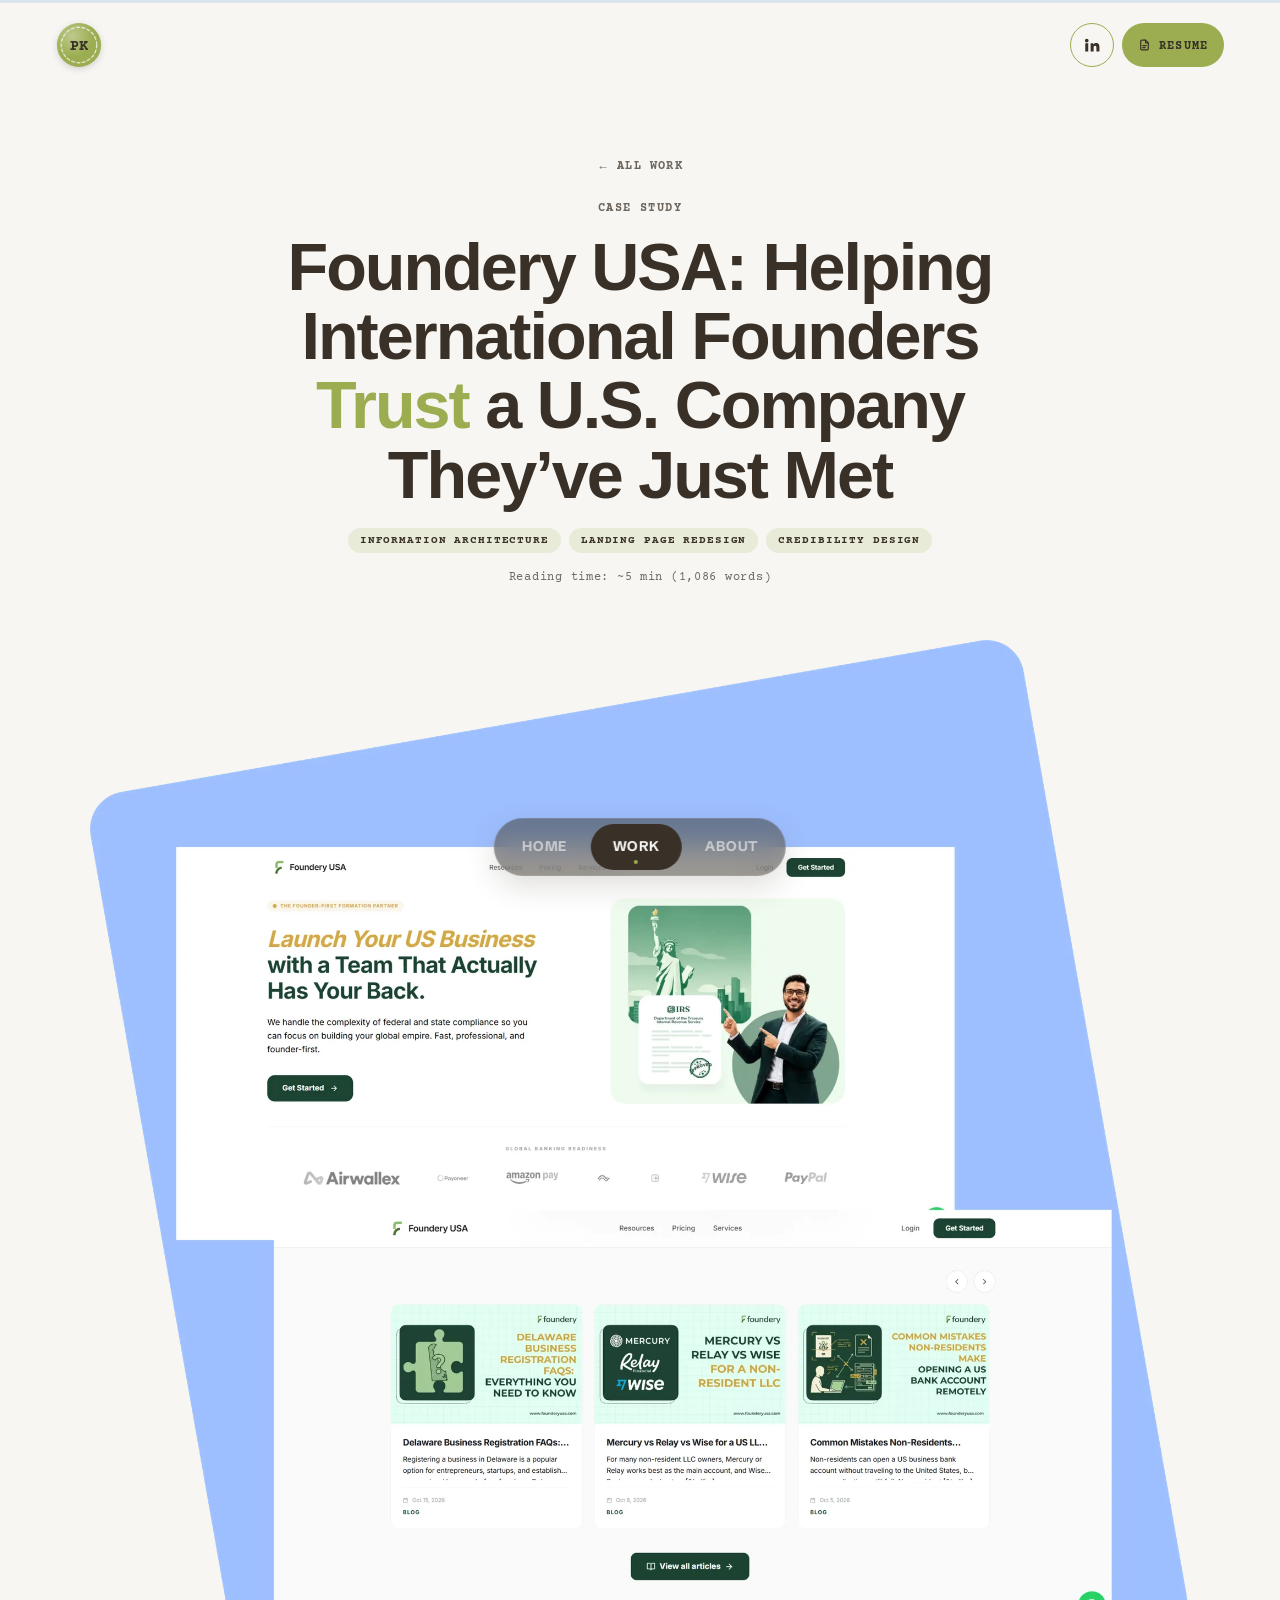
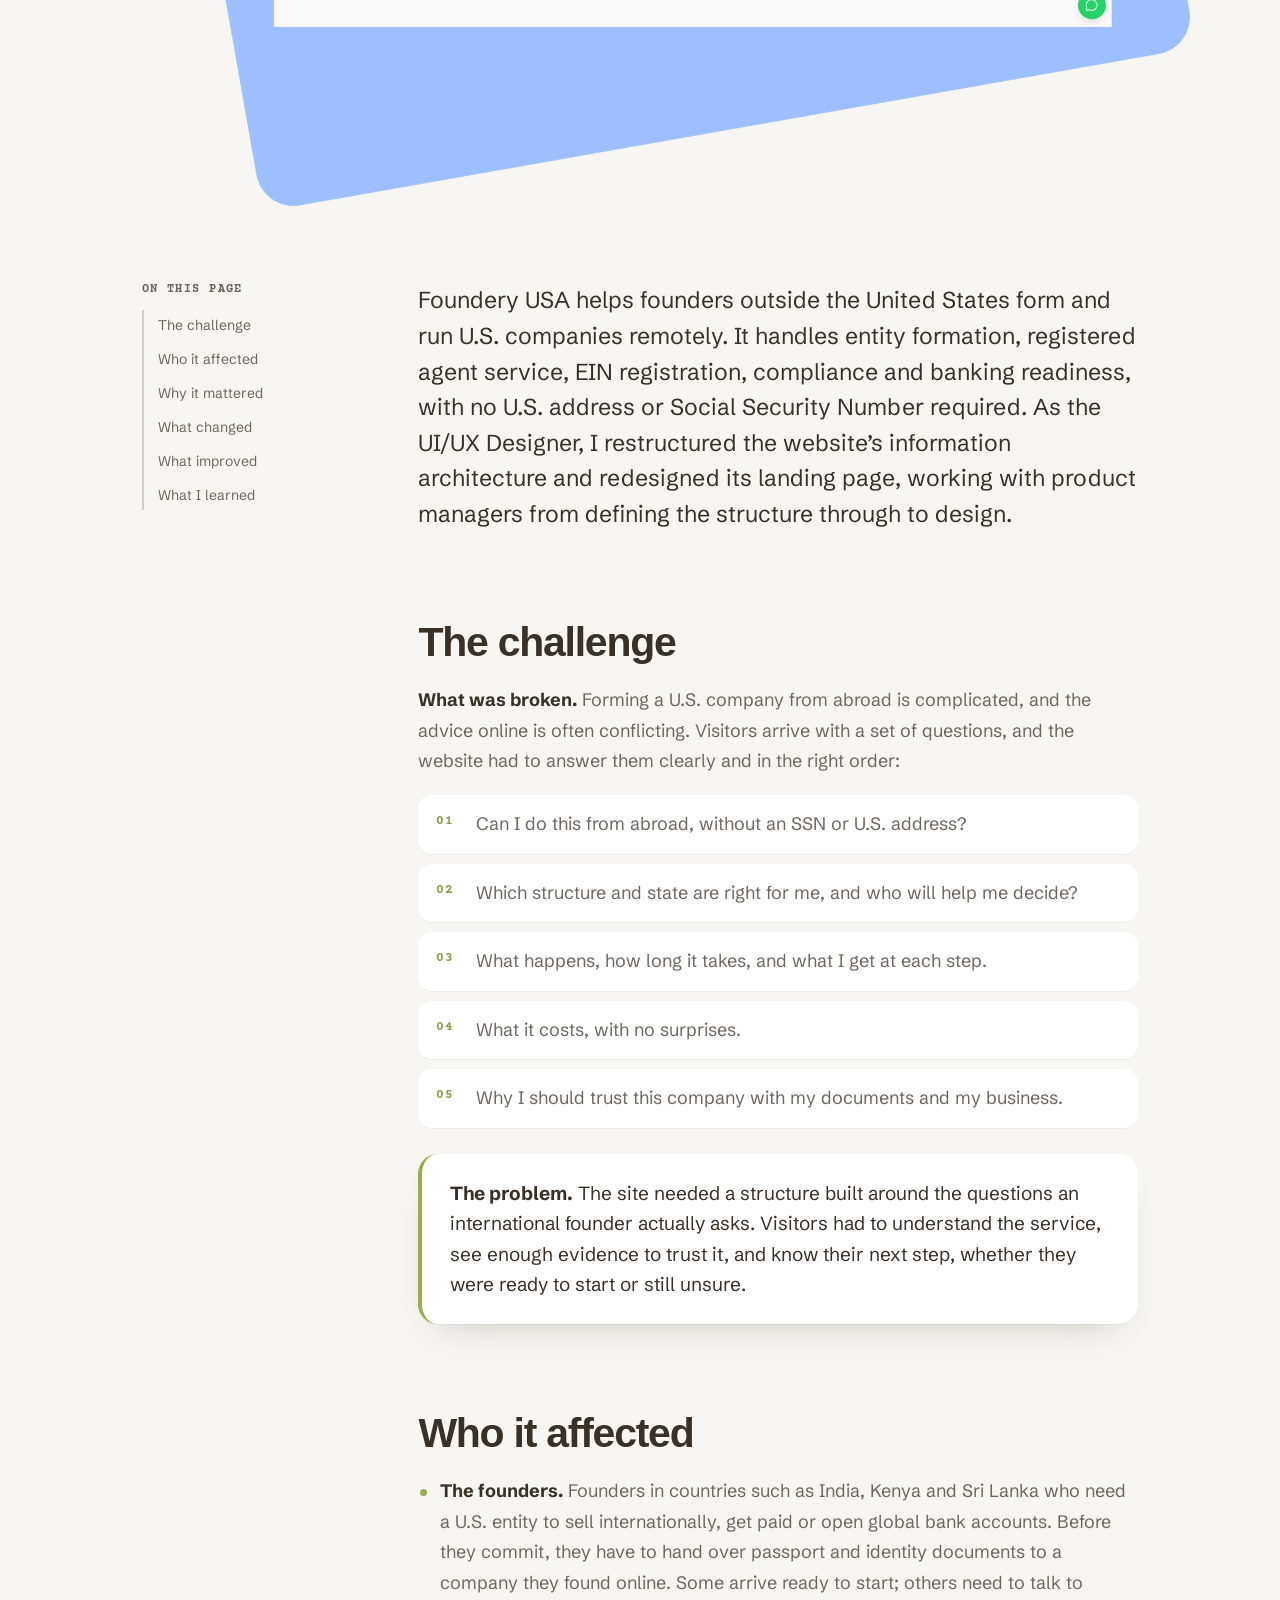
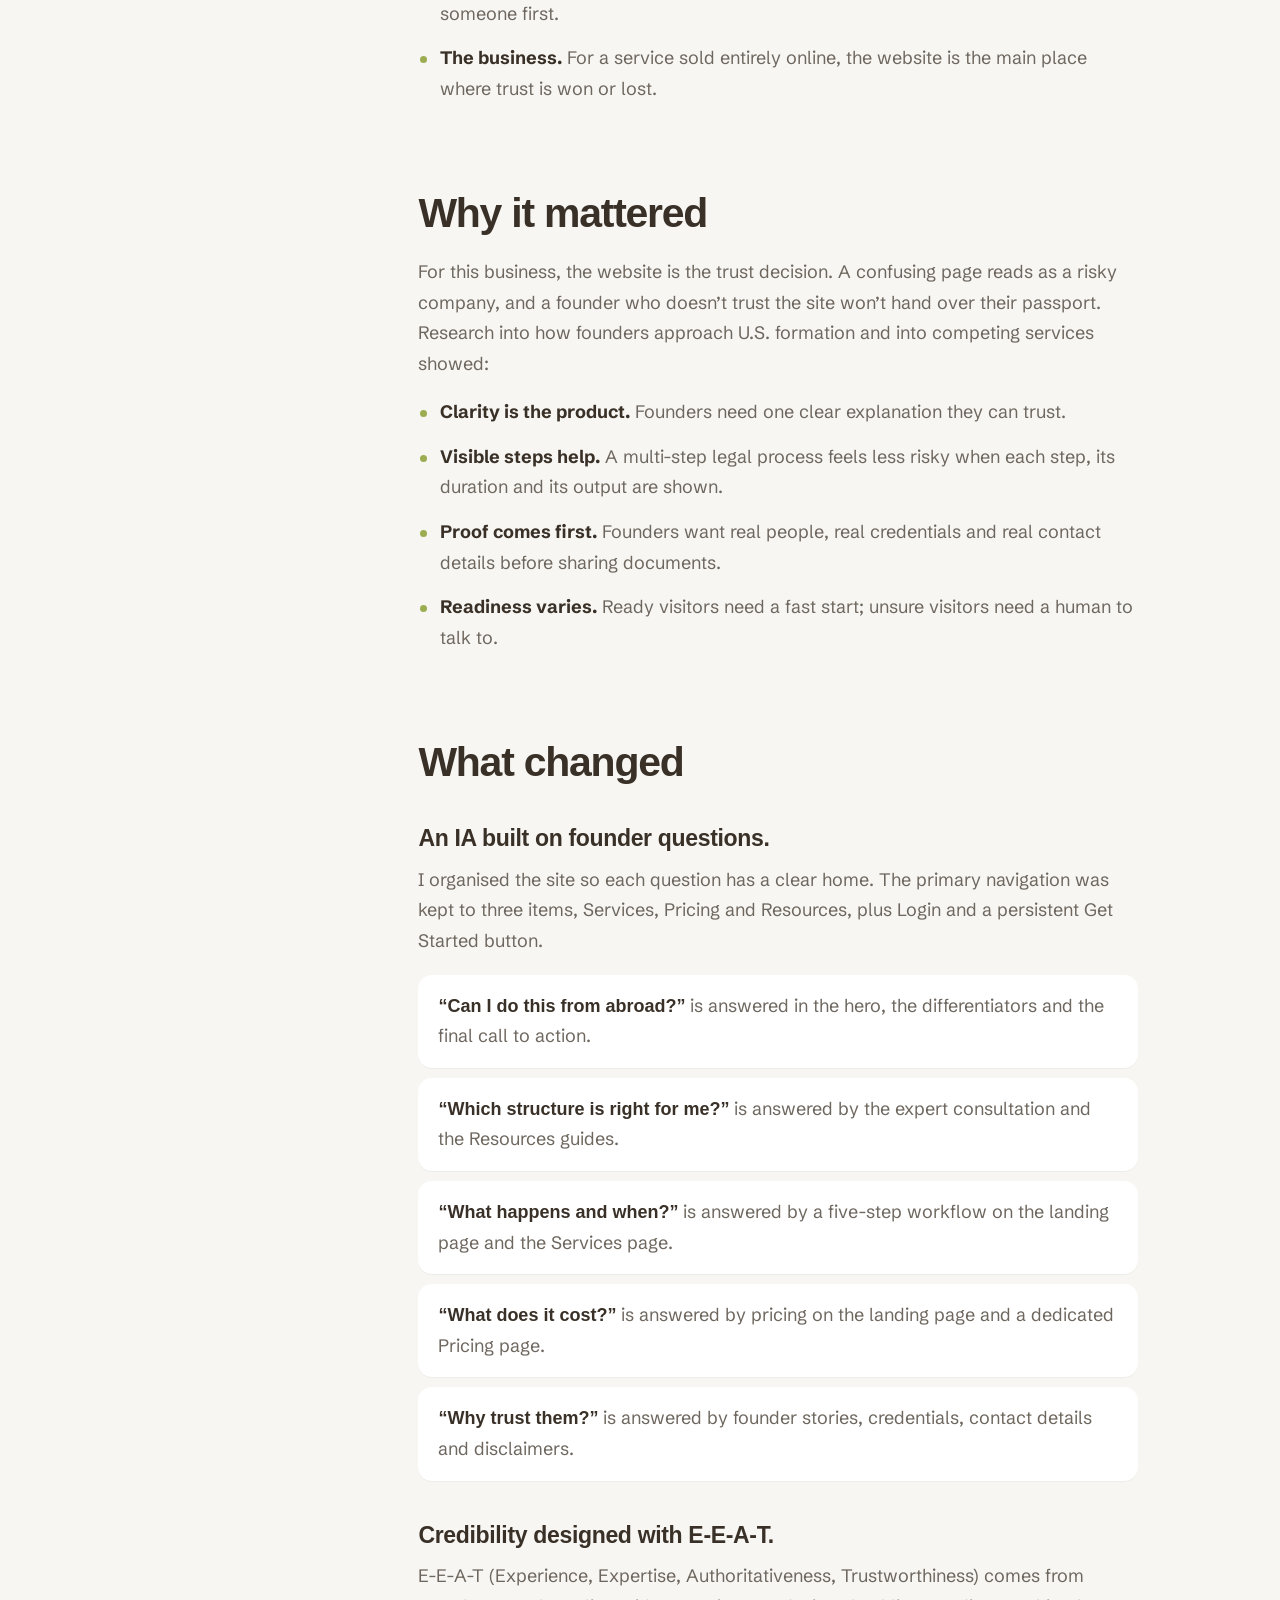
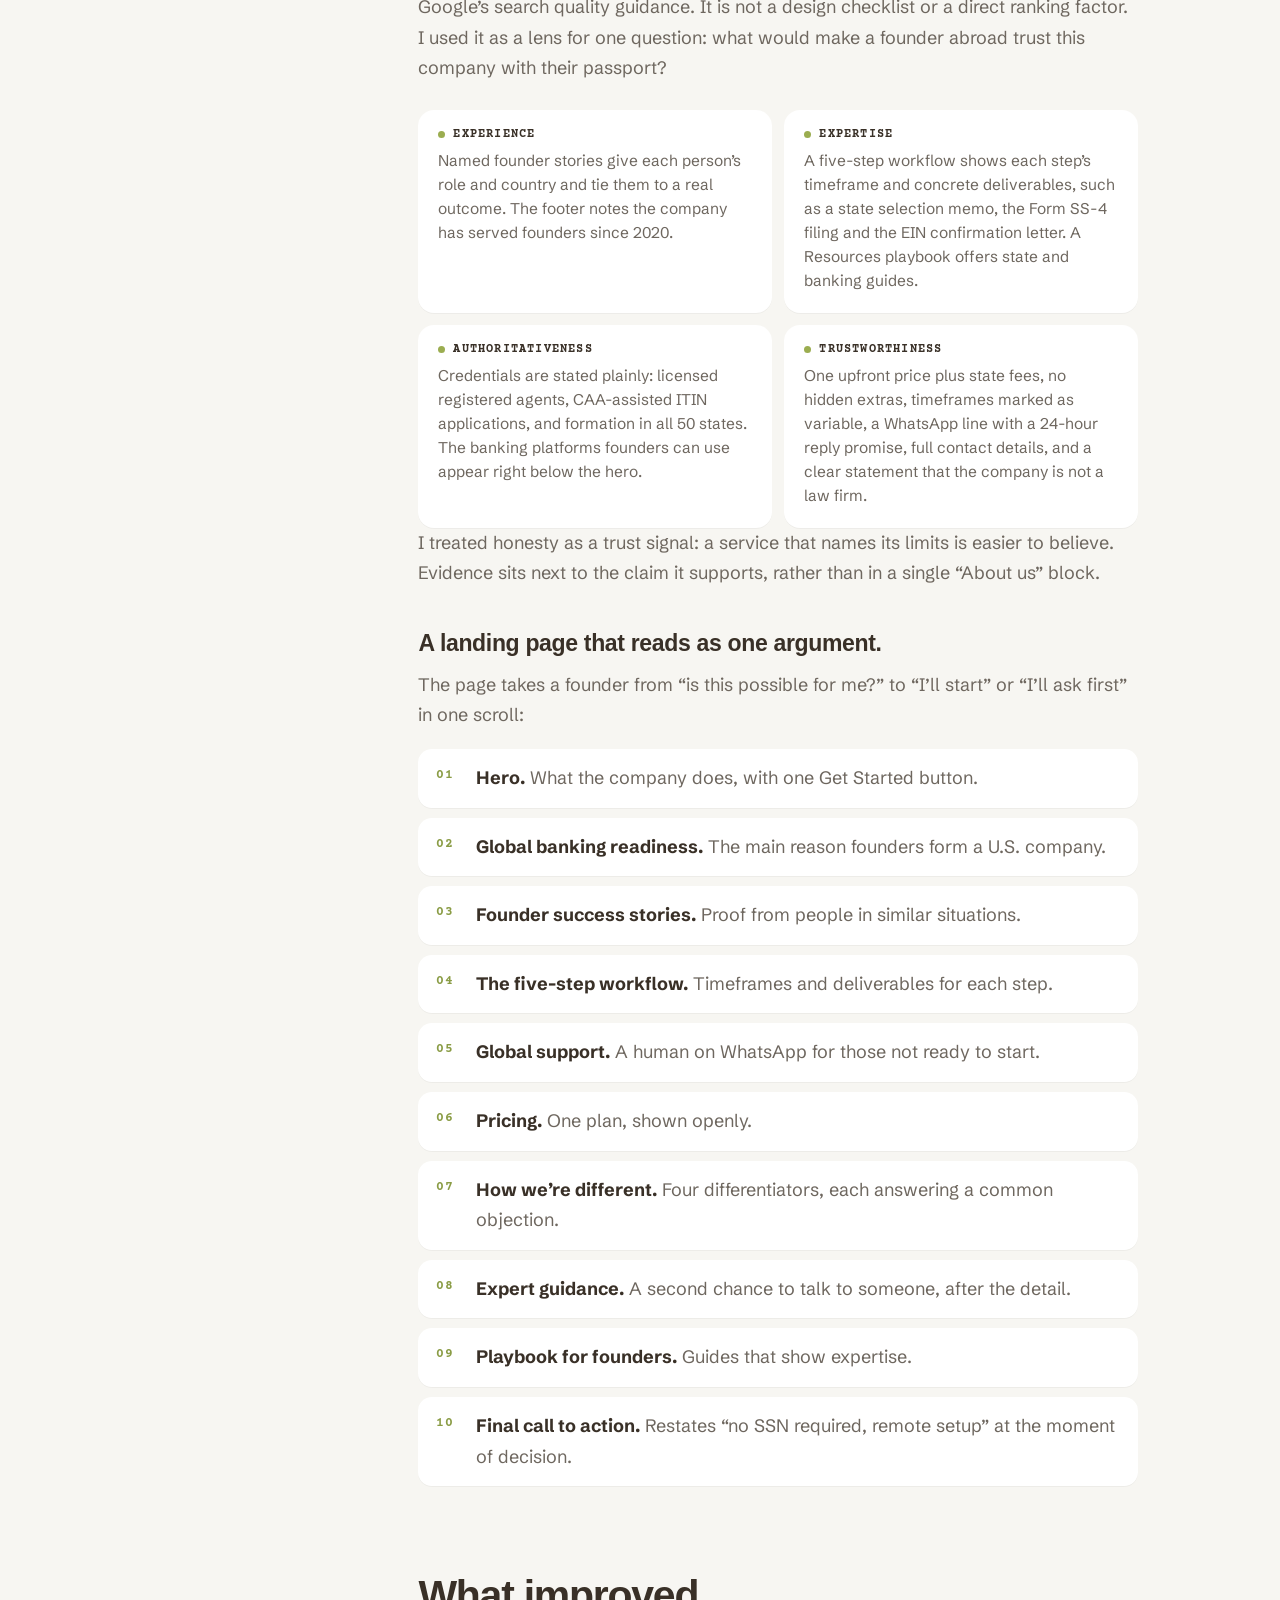
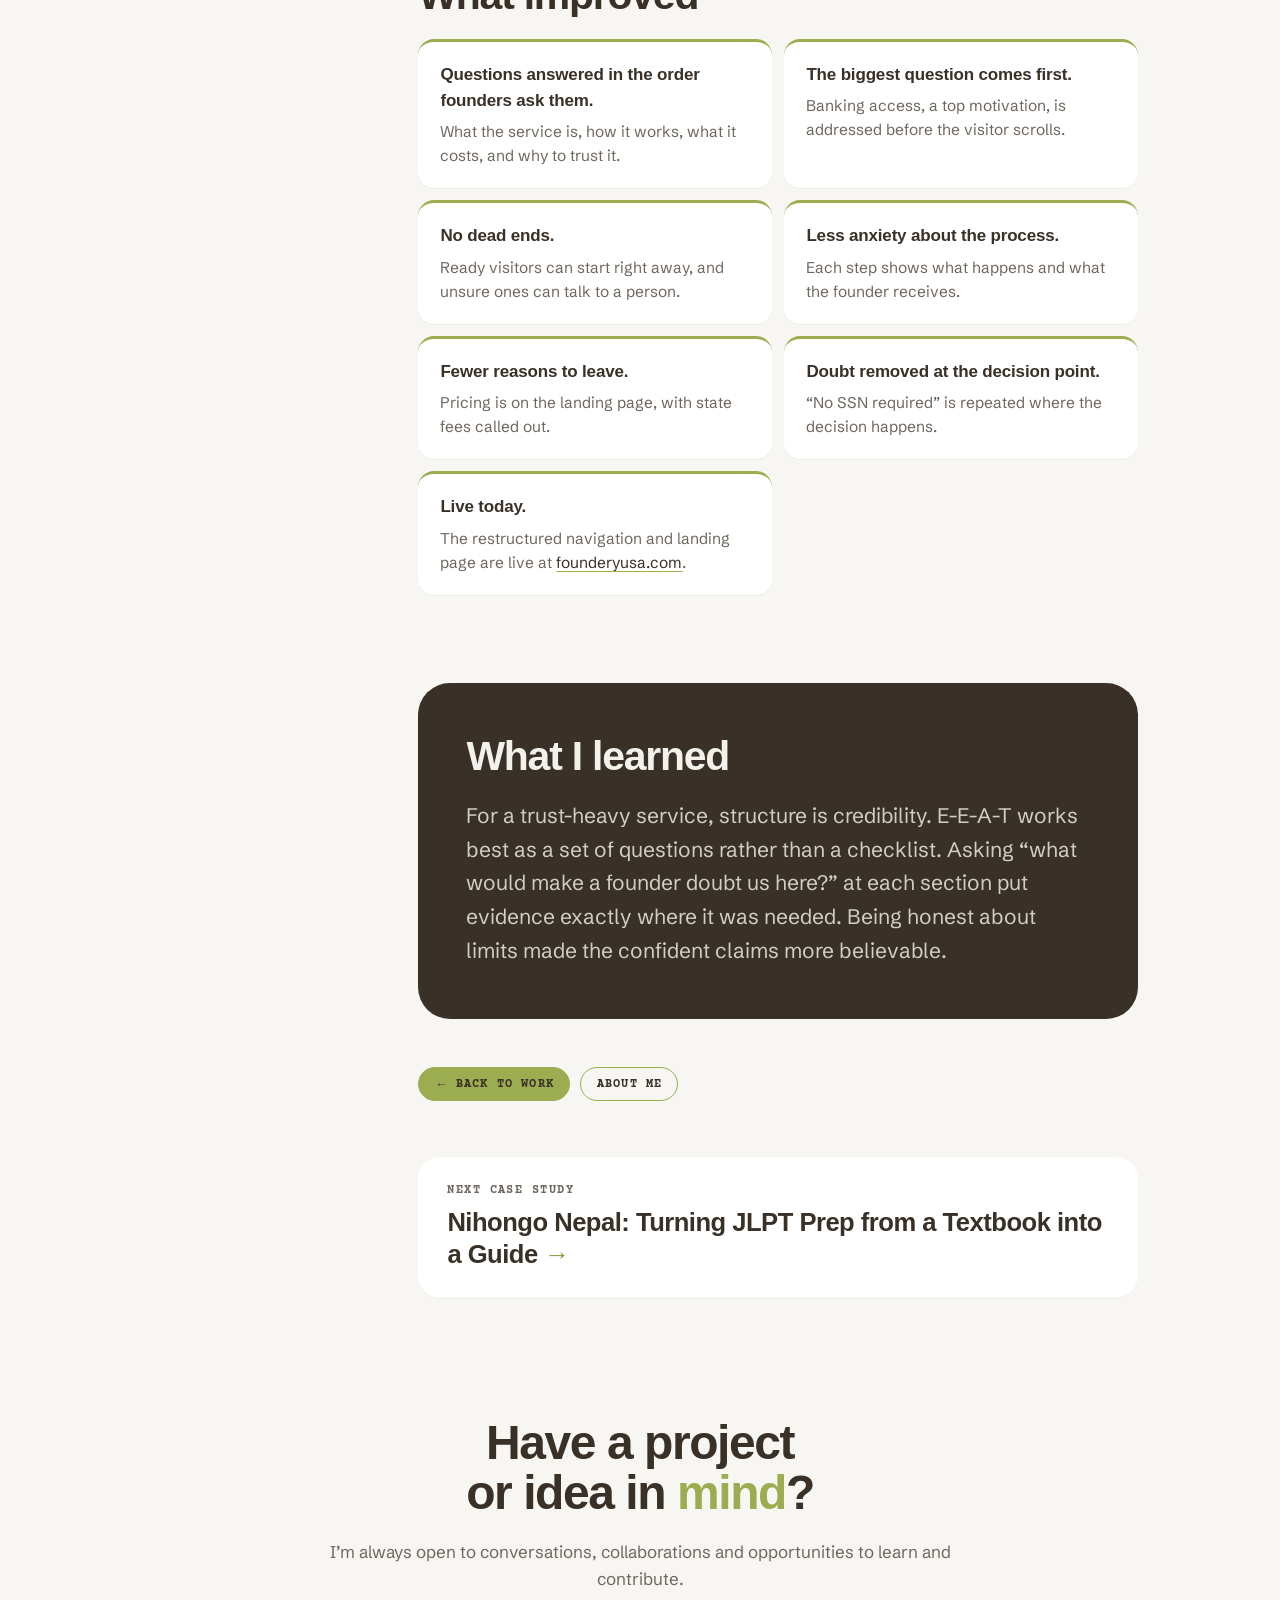
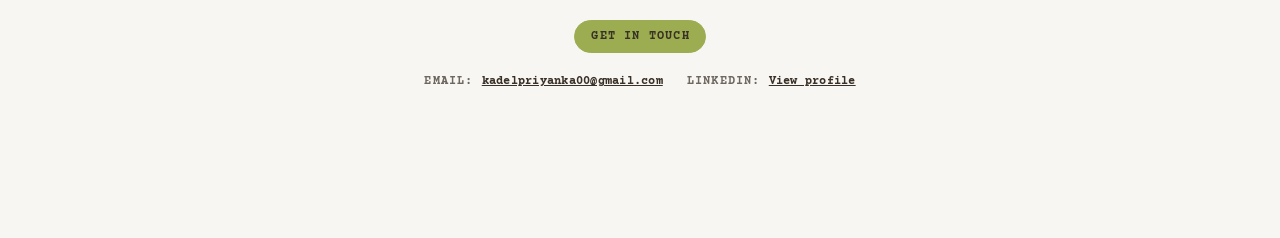
<file: work/foundery-usa.html>
<!doctype html>
<html lang="en">
<head>
<meta charset="utf-8">
<meta name="viewport" content="width=device-width, initial-scale=1, viewport-fit=cover">
<title>Foundery USA Case Study</title>
<meta name="description" content="Case study: restructuring Foundery USA’s information architecture and landing page so international founders can trust a U.S. formation service.">
<meta property="og:title" content="Foundery USA: Helping International Founders Trust a U.S. Company They’ve Just Met">
<meta property="og:description" content="A UI/UX case study by Priyanka Kadel.">
<meta name="theme-color" content="#F7F6F2">
<link rel="icon" type="image/svg+xml" href="../assets/logo.svg">

<link rel="preconnect" href="https://fonts.googleapis.com">
<link rel="preconnect" href="https://fonts.gstatic.com" crossorigin>
<link rel="stylesheet" href="https://fonts.googleapis.com/css2?family=Caveat:wght@500&family=Courier+Prime:wght@400;700&family=Schibsted+Grotesk:wght@400;500;700;800&display=swap">
<link rel="stylesheet" href="../styles.css">
</head>
<body class="case-page">

<div class="read-progress" aria-hidden="true"><span id="read-bar"></span></div>

<!-- ============ Top bar: logo mark + quick links ============ -->
<header class="topbar">
  <div class="topbar-inner">
    <a class="mark" href="../index.html" aria-label="Priyanka Kadel, back to home" title="Home">
      <svg viewBox="0 0 48 48" aria-hidden="true">
        <circle cx="24" cy="24" r="23" fill="#9BAD50"/>
        <circle cx="24" cy="24" r="23" fill="url(#markShine)"/>
        <g class="mark-ring"><circle cx="24" cy="24" r="18.5" fill="none" stroke="#F7F6F2" stroke-opacity=".75" stroke-width="1.4" stroke-dasharray="3 2.6" stroke-linecap="round"/></g>
        <text x="24" y="29.5" text-anchor="middle" font-family="'Courier Prime', 'Courier New', monospace" font-weight="700" font-size="15.5" letter-spacing="-.5" fill="#393027">PK</text>
        <defs>
          <radialGradient id="markShine" cx=".35" cy=".3" r=".8">
            <stop offset="0" stop-color="#fff" stop-opacity=".35"/>
            <stop offset=".6" stop-color="#fff" stop-opacity="0"/>
          </radialGradient>
        </defs>
      </svg>
    </a>
    <div class="quick" id="quick">
      <a class="q-in" id="q-linkedin" href="#" target="_blank" rel="noopener" aria-label="Priyanka on LinkedIn" title="LinkedIn">
        <svg viewBox="0 0 24 24" fill="currentColor" aria-hidden="true"><path d="M4.98 3.5a2.5 2.5 0 1 1 0 5 2.5 2.5 0 0 1 0-5ZM3 9.75h4v11H3v-11Zm6.5 0h3.8v1.5h.06c.53-.95 1.83-1.95 3.77-1.95 4.03 0 4.77 2.5 4.77 5.76v5.69h-4v-5.04c0-1.2-.02-2.75-1.73-2.75-1.74 0-2 1.31-2 2.66v5.13h-4v-11Z"/></svg>
      </a>
      <a class="q-cv" id="q-resume" href="../assets/resume.pdf" target="_blank" rel="noopener" aria-label="View resume (opens in a new tab)" title="View resume">
        <svg viewBox="0 0 24 24" fill="none" stroke="currentColor" stroke-width="2.2" stroke-linecap="round" stroke-linejoin="round" aria-hidden="true"><path d="M14 3H7a2 2 0 0 0-2 2v14a2 2 0 0 0 2 2h10a2 2 0 0 0 2-2V8z"/><path d="M14 3v5h5M9 13h6M9 17h4"/></svg>
        <span class="q-label">Resume</span>
      </a>
      <span class="toast" id="toast" role="status" hidden></span>
    </div>
  </div>
</header>

<main class="case">

  <!-- ============ Hero ============ -->
  <header class="case-hero">
    <a class="back-link" href="../index.html#work"><span class="arr" aria-hidden="true">←</span> All work</a>
    <p class="eyebrow">Case study</p>
    <h1 class="case-title">Foundery USA: Helping International Founders <em>Trust</em> a U.S. Company They’ve Just Met</h1>
    <ul class="tags" aria-label="Project type">
      <li>Information architecture</li>
      <li>Landing page redesign</li>
      <li>Credibility design</li>
    </ul>
    <p class="case-read">Reading time: ~5 min (1,086 words)</p>
  </header>

  <figure class="case-cover">
    <img src="../assets/work/foundery-usa-cover.webp" width="2000" height="2121" decoding="async" fetchpriority="high"
         alt="Foundery USA’s redesigned landing page: the hero, global banking readiness logos, and the founder playbook articles">
  </figure>

  <div class="case-layout">
    <nav class="case-toc" aria-label="On this page">
      <p class="eyebrow">On this page</p>
      <ol>
        <li><a href="#challenge">The challenge</a></li>
        <li><a href="#who">Who it affected</a></li>
        <li><a href="#why">Why it mattered</a></li>
        <li><a href="#changed">What changed</a></li>
        <li><a href="#improved">What improved</a></li>
        <li><a href="#learned">What I learned</a></li>
      </ol>
    </nav>

    <article class="case-body">
      <p class="case-lead">Foundery USA helps founders outside the United States form and run U.S. companies remotely. It handles entity formation, registered agent service, EIN registration, compliance and banking readiness, with no U.S. address or Social Security Number required. As the UI/UX Designer, I restructured the website’s information architecture and redesigned its landing page, working with product managers from defining the structure through to design.</p>

      <section id="challenge" class="reveal">
        <h2>The challenge</h2>
        <p><strong>What was broken.</strong> Forming a U.S. company from abroad is complicated, and the advice online is often conflicting. Visitors arrive with a set of questions, and the website had to answer them clearly and in the right order:</p>
        <ol class="steps">
          <li>Can I do this from abroad, without an SSN or U.S. address?</li>
          <li>Which structure and state are right for me, and who will help me decide?</li>
          <li>What happens, how long it takes, and what I get at each step.</li>
          <li>What it costs, with no surprises.</li>
          <li>Why I should trust this company with my documents and my business.</li>
        </ol>
        <div class="callout"><p><strong>The problem.</strong> The site needed a structure built around the questions an international founder actually asks. Visitors had to understand the service, see enough evidence to trust it, and know their next step, whether they were ready to start or still unsure.</p></div>
      </section>

      <section id="who" class="reveal">
        <h2>Who it affected</h2>
        <ul class="points">
          <li><strong>The founders.</strong> Founders in countries such as India, Kenya and Sri Lanka who need a U.S. entity to sell internationally, get paid or open global bank accounts. Before they commit, they have to hand over passport and identity documents to a company they found online. Some arrive ready to start; others need to talk to someone first.</li>
          <li><strong>The business.</strong> For a service sold entirely online, the website is the main place where trust is won or lost.</li>
        </ul>
      </section>

      <section id="why" class="reveal">
        <h2>Why it mattered</h2>
        <p>For this business, the website is the trust decision. A confusing page reads as a risky company, and a founder who doesn’t trust the site won’t hand over their passport. Research into how founders approach U.S. formation and into competing services showed:</p>
        <ul class="points">
          <li><strong>Clarity is the product.</strong> Founders need one clear explanation they can trust.</li>
          <li><strong>Visible steps help.</strong> A multi-step legal process feels less risky when each step, its duration and its output are shown.</li>
          <li><strong>Proof comes first.</strong> Founders want real people, real credentials and real contact details before sharing documents.</li>
          <li><strong>Readiness varies.</strong> Ready visitors need a fast start; unsure visitors need a human to talk to.</li>
        </ul>
      </section>

      <section id="changed" class="reveal">
        <h2>What changed</h2>

        <h3>An IA built on founder questions.</h3>
        <p>I organised the site so each question has a clear home. The primary navigation was kept to three items, Services, Pricing and Resources, plus Login and a persistent Get Started button.</p>
        <ul class="qa">
          <li><b>“Can I do this from abroad?”</b> is answered in the hero, the differentiators and the final call to action.</li>
          <li><b>“Which structure is right for me?”</b> is answered by the expert consultation and the Resources guides.</li>
          <li><b>“What happens and when?”</b> is answered by a five-step workflow on the landing page and the Services page.</li>
          <li><b>“What does it cost?”</b> is answered by pricing on the landing page and a dedicated Pricing page.</li>
          <li><b>“Why trust them?”</b> is answered by founder stories, credentials, contact details and disclaimers.</li>
        </ul>

        <h3>Credibility designed with E-E-A-T.</h3>
        <p>E-E-A-T (Experience, Expertise, Authoritativeness, Trustworthiness) comes from Google’s search quality guidance. It is not a design checklist or a direct ranking factor. I used it as a lens for one question: what would make a founder abroad trust this company with their passport?</p>
        <dl class="dims">
          <div><dt>Experience</dt><dd>Named founder stories give each person’s role and country and tie them to a real outcome. The footer notes the company has served founders since 2020.</dd></div>
          <div><dt>Expertise</dt><dd>A five-step workflow shows each step’s timeframe and concrete deliverables, such as a state selection memo, the Form SS-4 filing and the EIN confirmation letter. A Resources playbook offers state and banking guides.</dd></div>
          <div><dt>Authoritativeness</dt><dd>Credentials are stated plainly: licensed registered agents, CAA-assisted ITIN applications, and formation in all 50 states. The banking platforms founders can use appear right below the hero.</dd></div>
          <div><dt>Trustworthiness</dt><dd>One upfront price plus state fees, no hidden extras, timeframes marked as variable, a WhatsApp line with a 24-hour reply promise, full contact details, and a clear statement that the company is not a law firm.</dd></div>
        </dl>
        <p>I treated honesty as a trust signal: a service that names its limits is easier to believe. Evidence sits next to the claim it supports, rather than in a single “About us” block.</p>

        <h3>A landing page that reads as one argument.</h3>
        <p>The page takes a founder from “is this possible for me?” to “I’ll start” or “I’ll ask first” in one scroll:</p>
        <ol class="steps">
          <li><strong>Hero.</strong> What the company does, with one Get Started button.</li>
          <li><strong>Global banking readiness.</strong> The main reason founders form a U.S. company.</li>
          <li><strong>Founder success stories.</strong> Proof from people in similar situations.</li>
          <li><strong>The five-step workflow.</strong> Timeframes and deliverables for each step.</li>
          <li><strong>Global support.</strong> A human on WhatsApp for those not ready to start.</li>
          <li><strong>Pricing.</strong> One plan, shown openly.</li>
          <li><strong>How we’re different.</strong> Four differentiators, each answering a common objection.</li>
          <li><strong>Expert guidance.</strong> A second chance to talk to someone, after the detail.</li>
          <li><strong>Playbook for founders.</strong> Guides that show expertise.</li>
          <li><strong>Final call to action.</strong> Restates “no SSN required, remote setup” at the moment of decision.</li>
        </ol>
      </section>

      <section id="improved" class="reveal">
        <h2>What improved</h2>
        <ul class="outcomes">
          <li><strong>Questions answered in the order founders ask them.</strong> What the service is, how it works, what it costs, and why to trust it.</li>
          <li><strong>The biggest question comes first.</strong> Banking access, a top motivation, is addressed before the visitor scrolls.</li>
          <li><strong>No dead ends.</strong> Ready visitors can start right away, and unsure ones can talk to a person.</li>
          <li><strong>Less anxiety about the process.</strong> Each step shows what happens and what the founder receives.</li>
          <li><strong>Fewer reasons to leave.</strong> Pricing is on the landing page, with state fees called out.</li>
          <li><strong>Doubt removed at the decision point.</strong> “No SSN required” is repeated where the decision happens.</li>
          <li><strong>Live today.</strong> The restructured navigation and landing page are live at <a href="https://founderyusa.com" target="_blank" rel="noopener">founderyusa.com</a>.</li>
        </ul>
      </section>

      <section id="learned" class="learned reveal">
        <h2>What I learned</h2>
        <p>For a trust-heavy service, structure is credibility. E-E-A-T works best as a set of questions rather than a checklist. Asking “what would make a founder doubt us here?” at each section put evidence exactly where it was needed. Being honest about limits made the confident claims more believable.</p>
      </section>

      <div class="case-end">
        <a class="btn primary" href="../index.html#work"><span class="arr" aria-hidden="true">←</span>&nbsp;Back to work</a>
        <a class="btn secondary" href="../index.html#about">About me</a>
      </div>
      <a class="case-next" href="nihongo-nepal.html">
        <span class="eyebrow">Next case study</span>
        <span class="case-next-title">Nihongo Nepal: Turning JLPT Prep from a Textbook into a Guide <span class="arr" aria-hidden="true">→</span></span>
      </a>
    </article>
  </div>

  <section class="contact" aria-labelledby="contact-title">
    <h2 id="contact-title">Have a project or idea in <em>mind</em>?</h2>
    <p class="wip-text">I’m always open to conversations, collaborations and opportunities to learn and contribute.</p>
    <div class="actions">
      <a class="btn primary" href="#" data-contact>Get in touch</a>
    </div>
    <p class="contact-details" hidden>
      <span id="contact-email" hidden>Email: <a></a></span>
      <span id="contact-linkedin" hidden>LinkedIn: <a target="_blank" rel="noopener">View profile</a></span>
    </p>
  </section>
</main>

<!-- ============ Floating bottom nav ============ -->
<nav class="nav" id="nav" aria-label="Main">
  <span class="nav-hi" aria-hidden="true"></span>
  <a href="../index.html" data-page="home">Home</a>
  <a href="../index.html#work" data-page="work" aria-current="page">Work</a>
  <a href="../index.html#about" data-page="about">About</a>
</nav>

<script type="module" src="../js/case.js"></script>
</body>
</html>
</file>
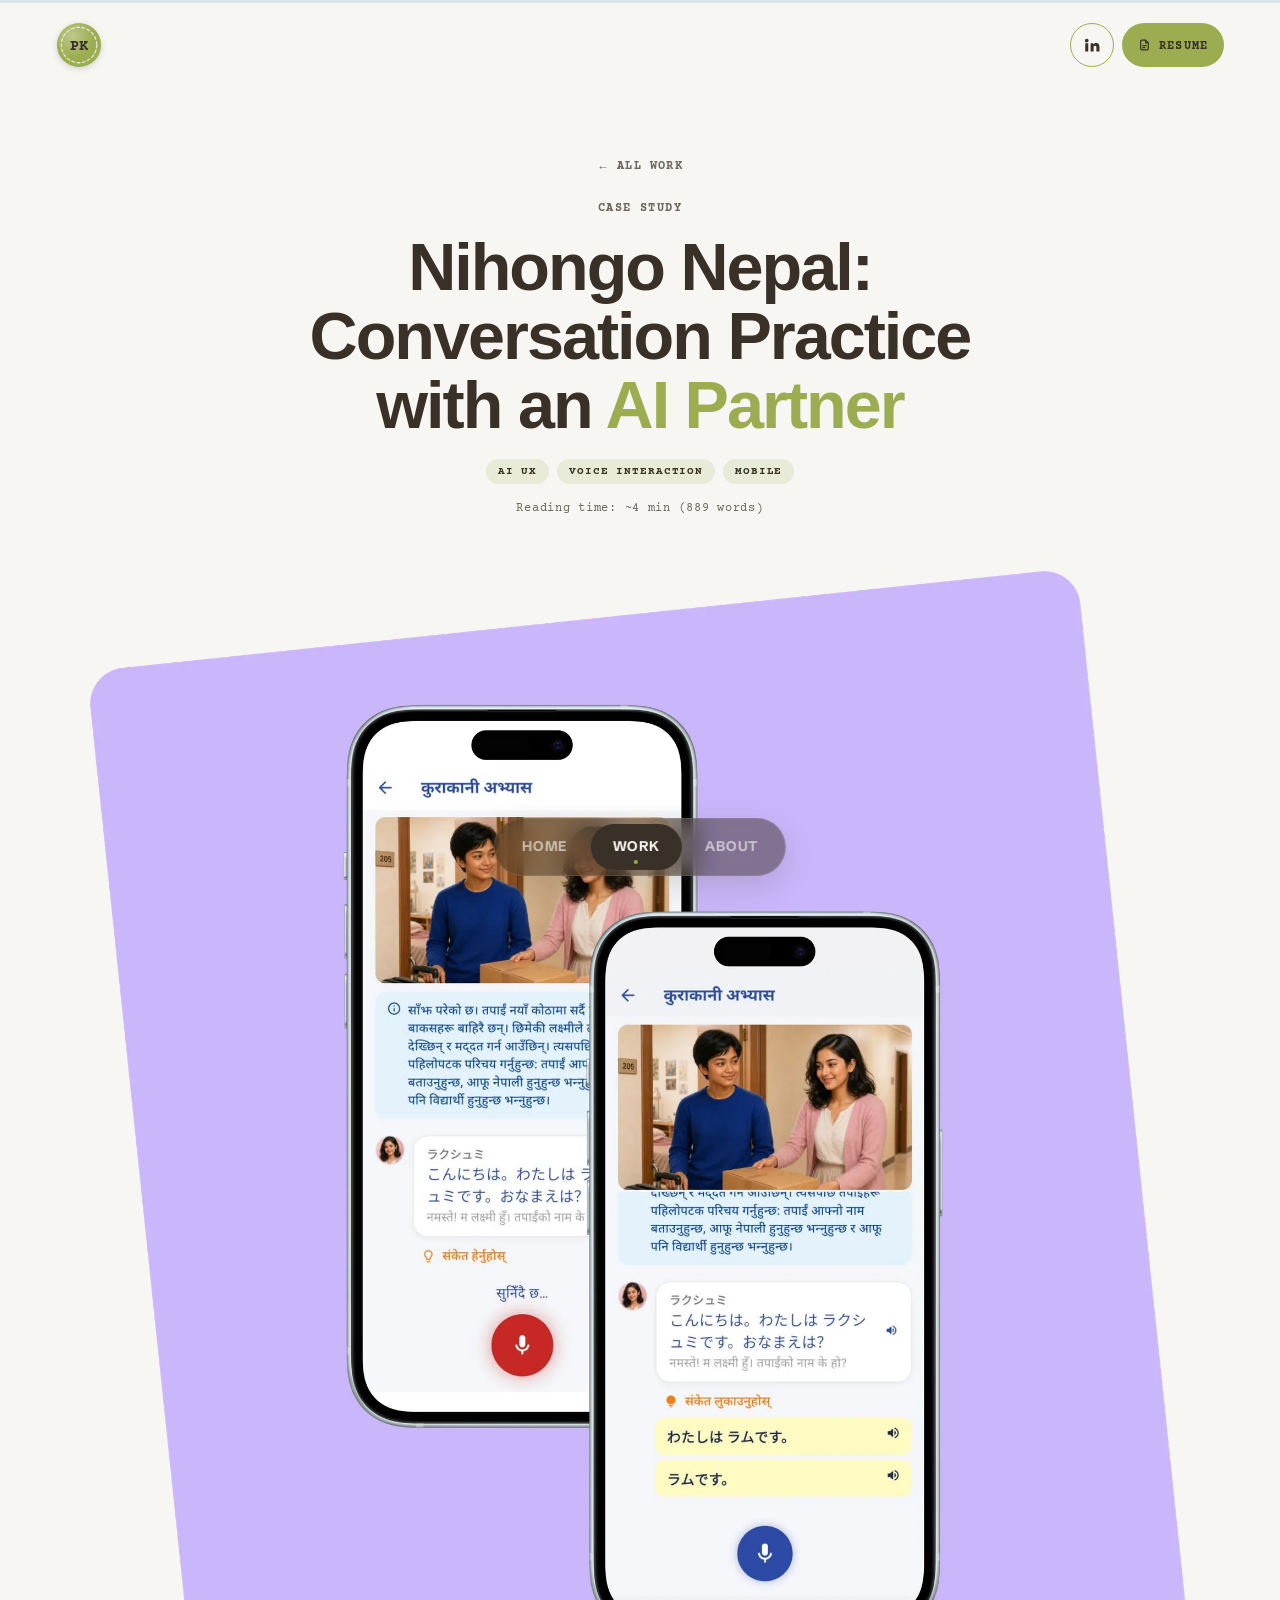
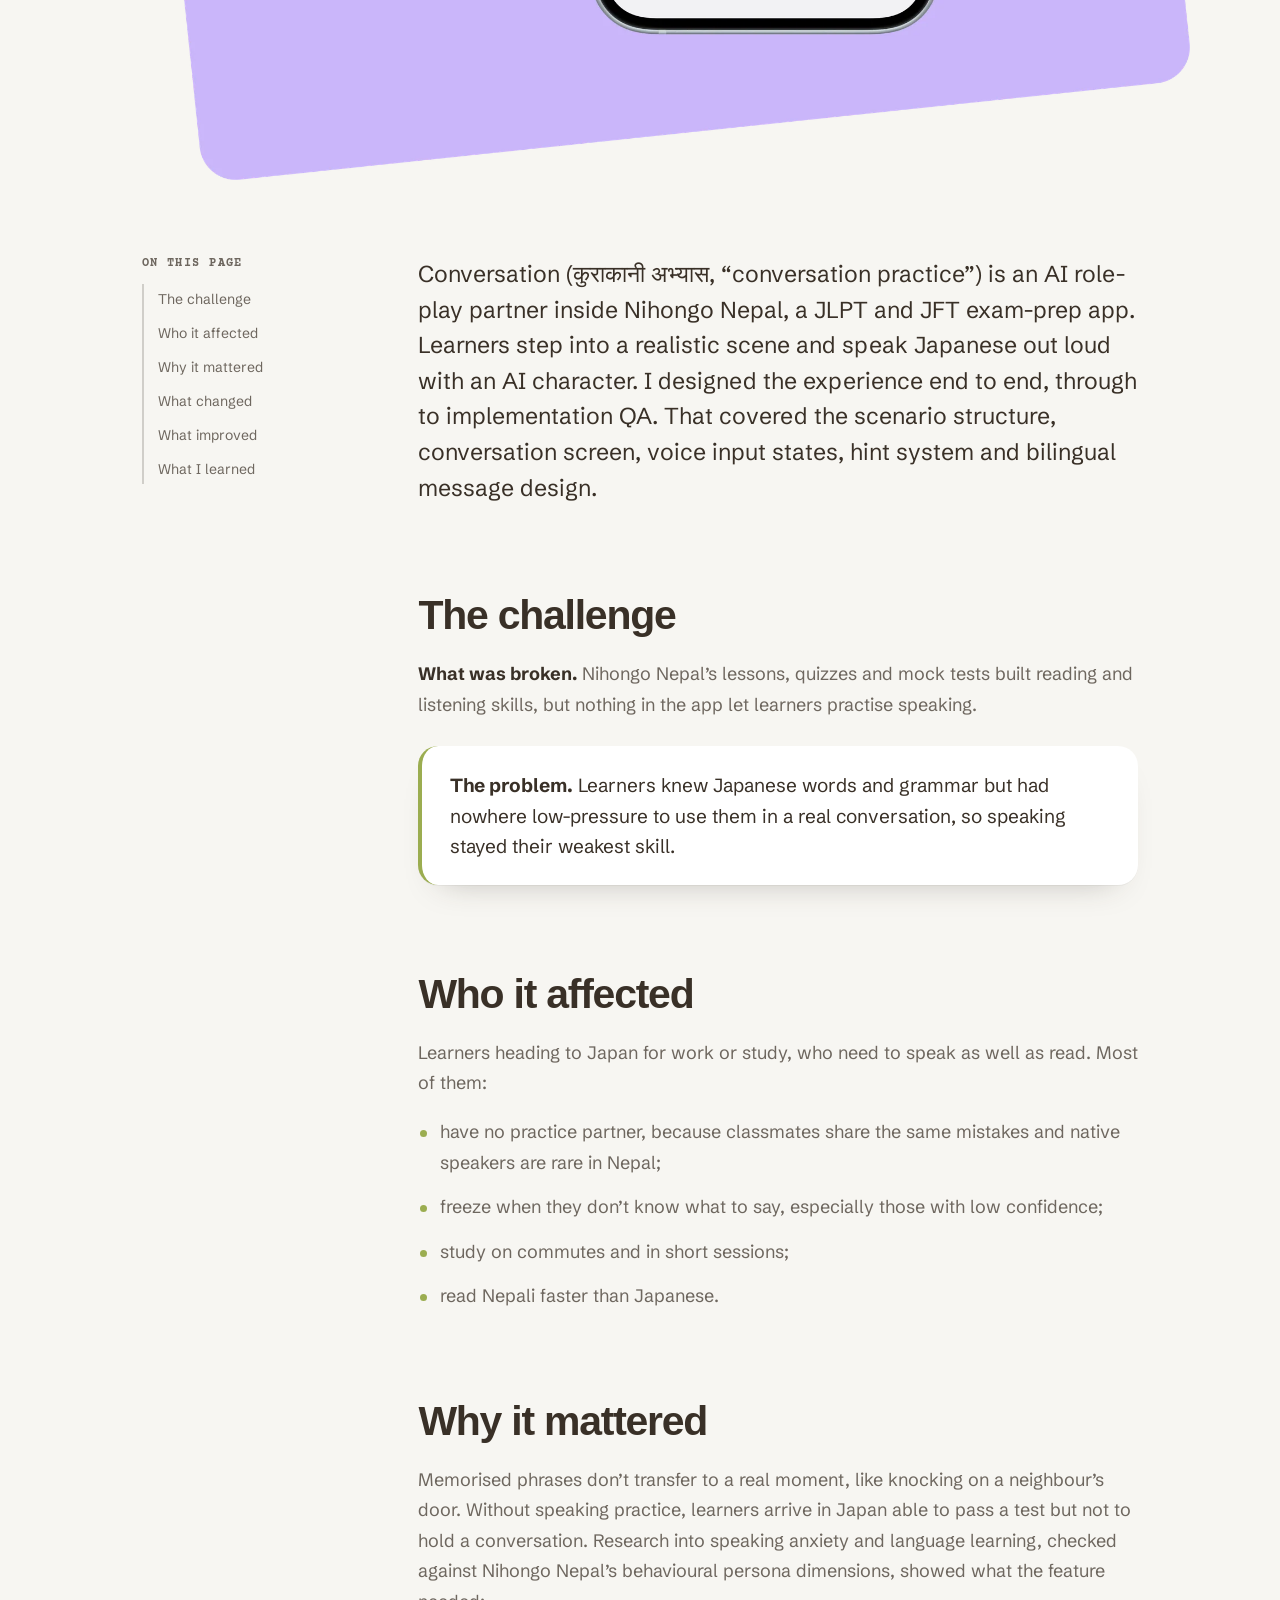
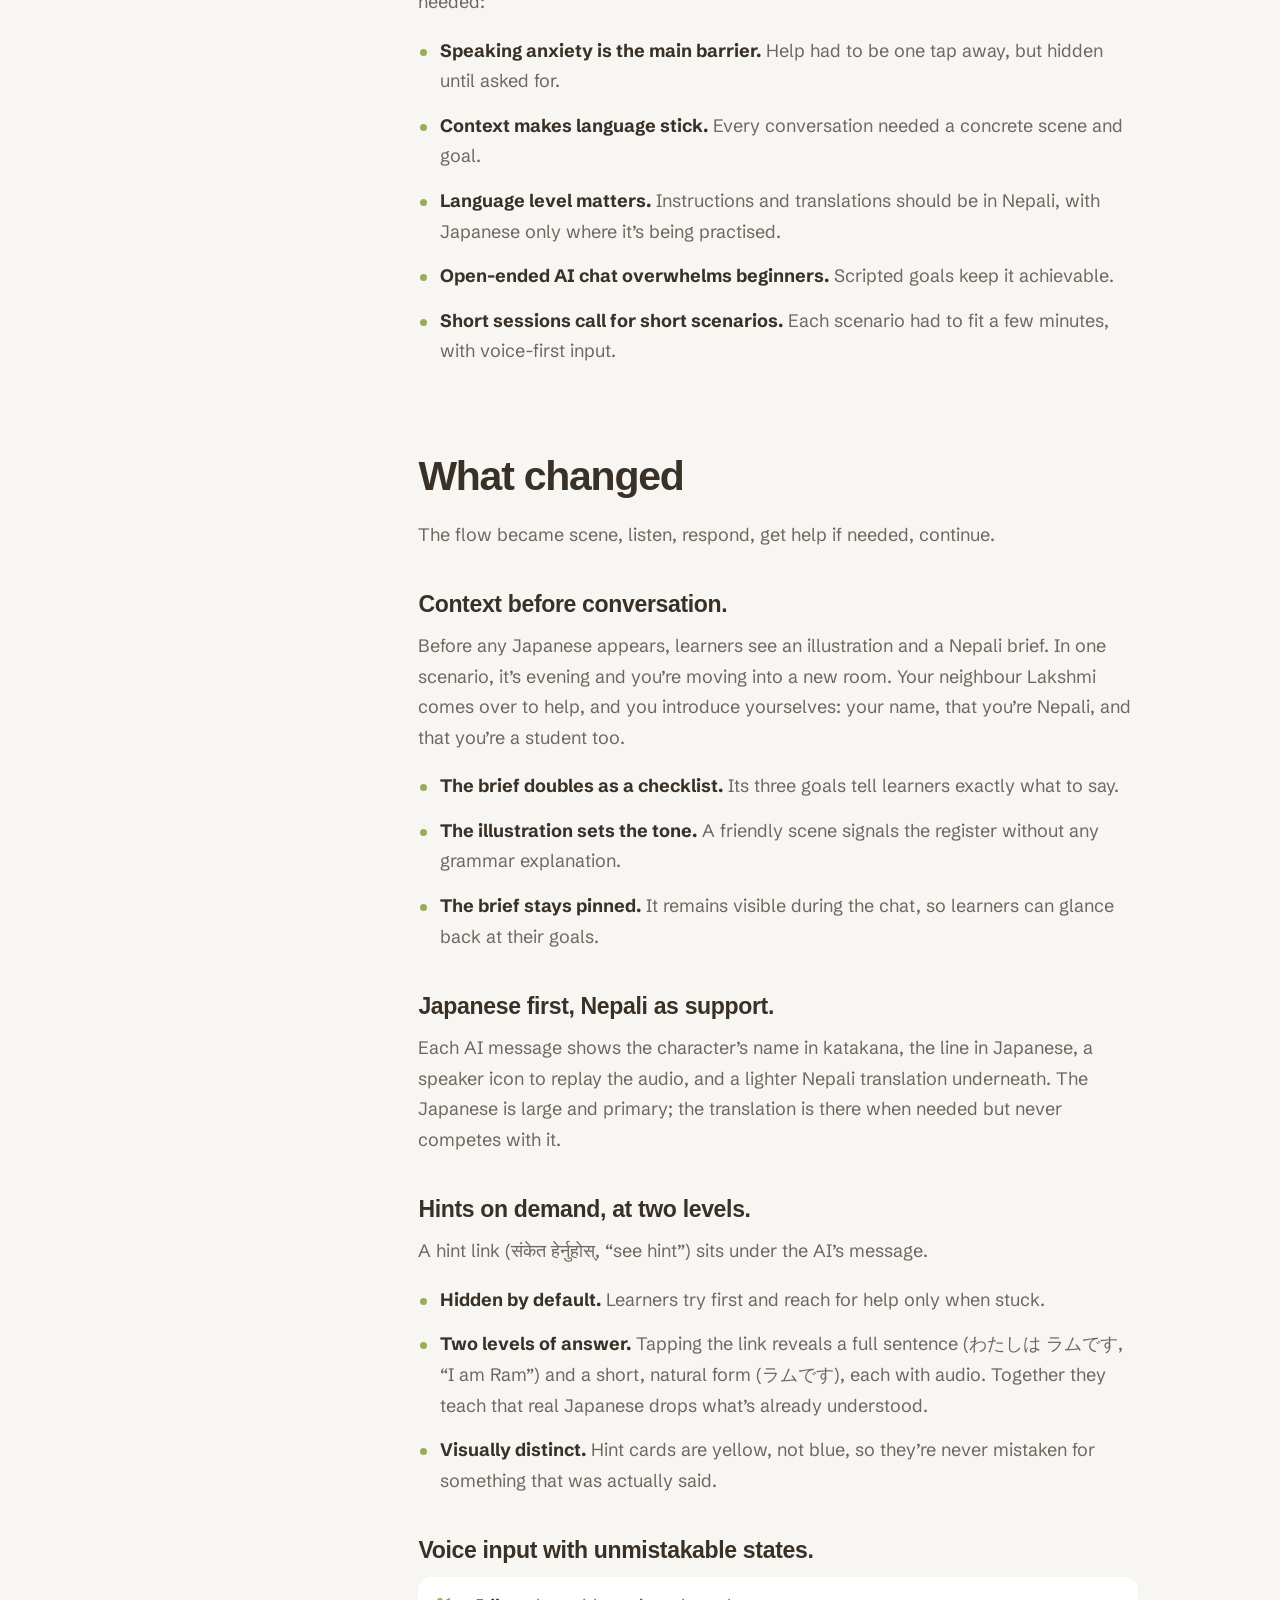
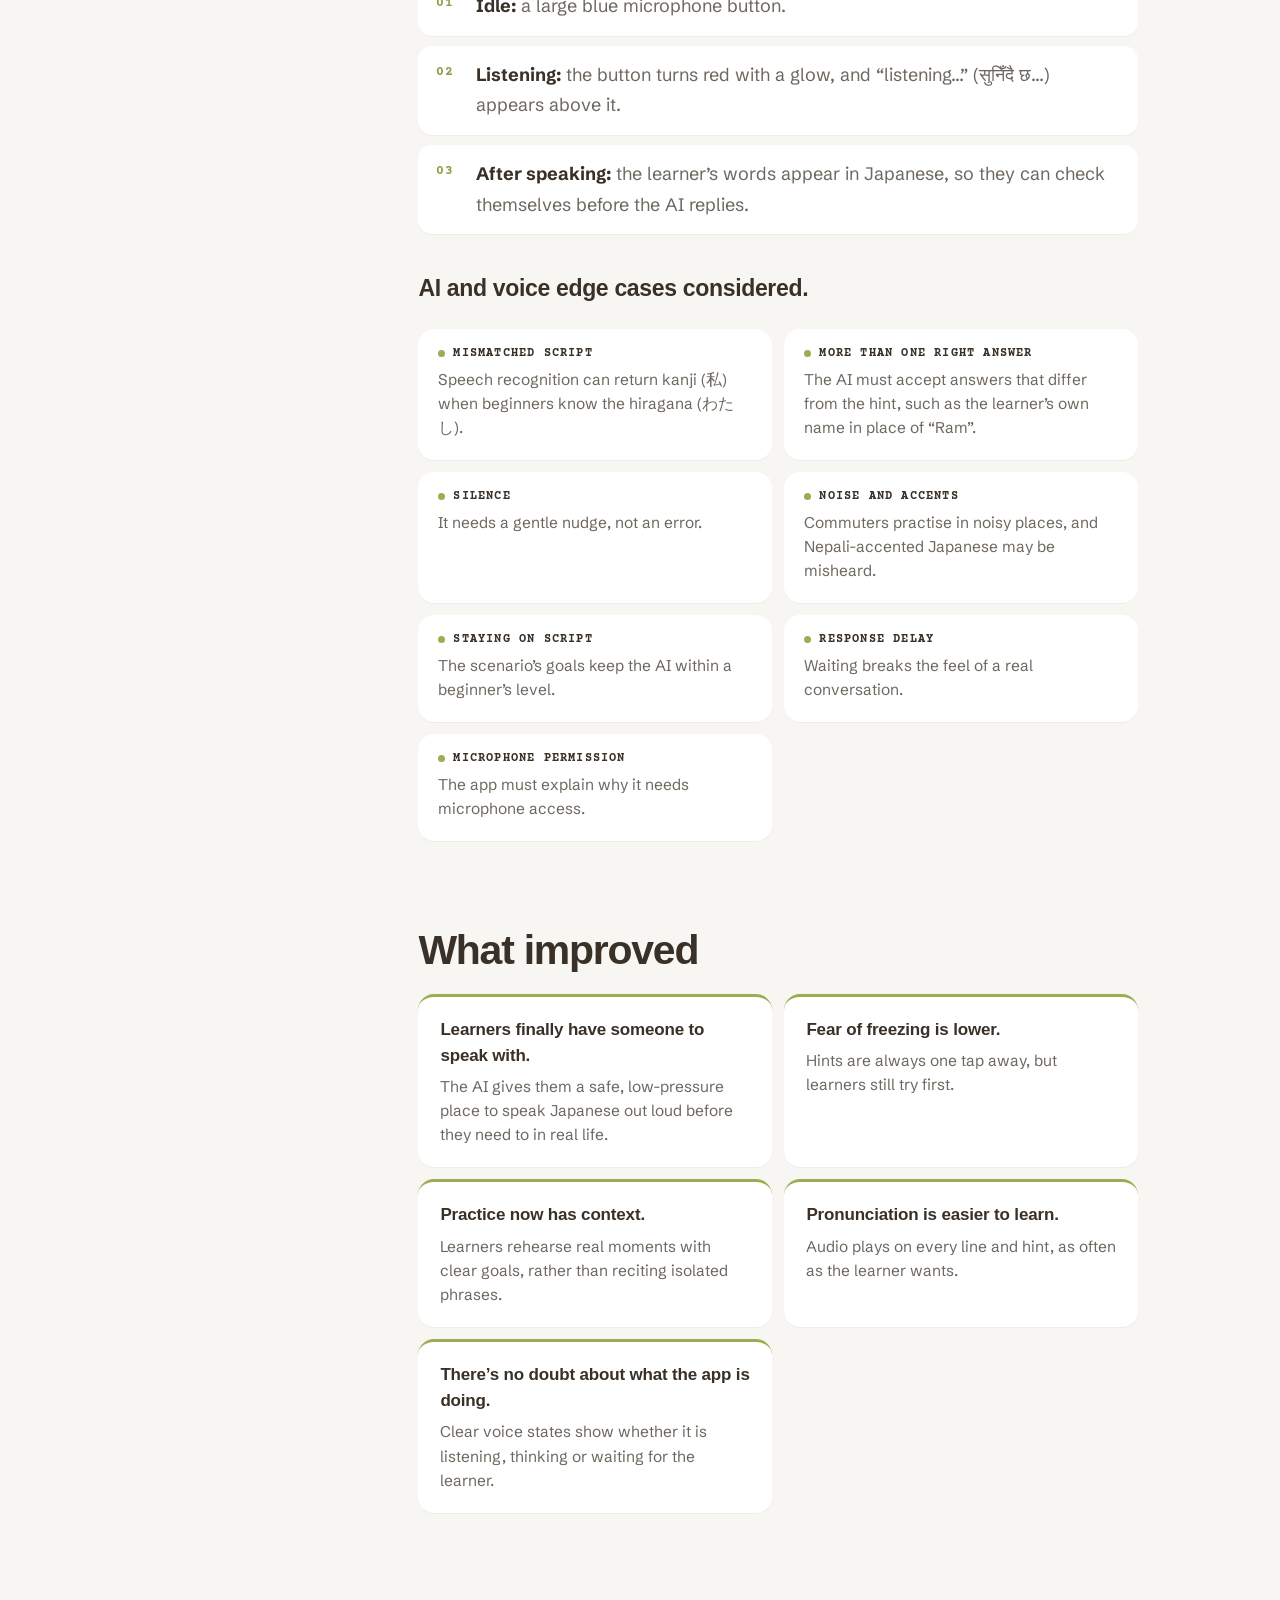
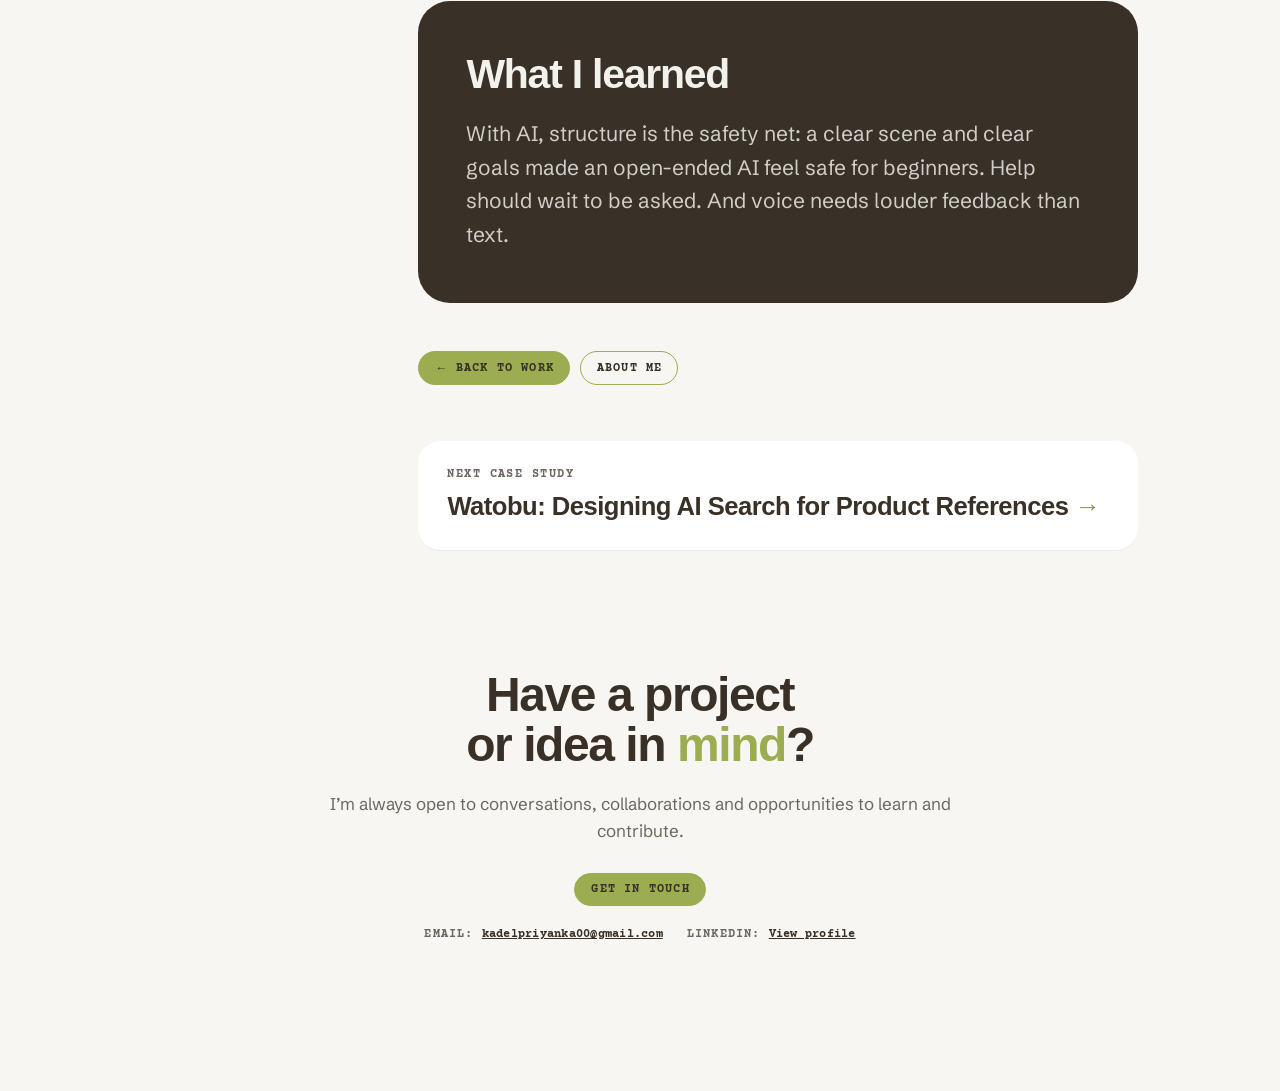
<file: work/nihongo-conversation.html>
<!doctype html>
<html lang="en">
<head>
<meta charset="utf-8">
<meta name="viewport" content="width=device-width, initial-scale=1, viewport-fit=cover">
<title>Nihongo Nepal Conversation Case Study</title>
<meta name="description" content="Case study: designing an AI role-play partner that lets Nihongo Nepal learners practise speaking Japanese out loud.">
<meta property="og:title" content="Nihongo Nepal: Conversation Practice with an AI Partner">
<meta property="og:description" content="A UI/UX case study by Priyanka Kadel.">
<meta name="theme-color" content="#F7F6F2">
<link rel="icon" type="image/svg+xml" href="../assets/logo.svg">

<link rel="preconnect" href="https://fonts.googleapis.com">
<link rel="preconnect" href="https://fonts.gstatic.com" crossorigin>
<link rel="stylesheet" href="https://fonts.googleapis.com/css2?family=Caveat:wght@500&family=Courier+Prime:wght@400;700&family=Schibsted+Grotesk:wght@400;500;700;800&display=swap">
<link rel="stylesheet" href="../styles.css">
</head>
<body class="case-page">

<div class="read-progress" aria-hidden="true"><span id="read-bar"></span></div>

<!-- ============ Top bar: logo mark + quick links ============ -->
<header class="topbar">
  <div class="topbar-inner">
    <a class="mark" href="../index.html" aria-label="Priyanka Kadel, back to home" title="Home">
      <svg viewBox="0 0 48 48" aria-hidden="true">
        <circle cx="24" cy="24" r="23" fill="#9BAD50"/>
        <circle cx="24" cy="24" r="23" fill="url(#markShine)"/>
        <g class="mark-ring"><circle cx="24" cy="24" r="18.5" fill="none" stroke="#F7F6F2" stroke-opacity=".75" stroke-width="1.4" stroke-dasharray="3 2.6" stroke-linecap="round"/></g>
        <text x="24" y="29.5" text-anchor="middle" font-family="'Courier Prime', 'Courier New', monospace" font-weight="700" font-size="15.5" letter-spacing="-.5" fill="#393027">PK</text>
        <defs>
          <radialGradient id="markShine" cx=".35" cy=".3" r=".8">
            <stop offset="0" stop-color="#fff" stop-opacity=".35"/>
            <stop offset=".6" stop-color="#fff" stop-opacity="0"/>
          </radialGradient>
        </defs>
      </svg>
    </a>
    <div class="quick" id="quick">
      <a class="q-in" id="q-linkedin" href="#" target="_blank" rel="noopener" aria-label="Priyanka on LinkedIn" title="LinkedIn">
        <svg viewBox="0 0 24 24" fill="currentColor" aria-hidden="true"><path d="M4.98 3.5a2.5 2.5 0 1 1 0 5 2.5 2.5 0 0 1 0-5ZM3 9.75h4v11H3v-11Zm6.5 0h3.8v1.5h.06c.53-.95 1.83-1.95 3.77-1.95 4.03 0 4.77 2.5 4.77 5.76v5.69h-4v-5.04c0-1.2-.02-2.75-1.73-2.75-1.74 0-2 1.31-2 2.66v5.13h-4v-11Z"/></svg>
      </a>
      <a class="q-cv" id="q-resume" href="../assets/resume.pdf" target="_blank" rel="noopener" aria-label="View resume (opens in a new tab)" title="View resume">
        <svg viewBox="0 0 24 24" fill="none" stroke="currentColor" stroke-width="2.2" stroke-linecap="round" stroke-linejoin="round" aria-hidden="true"><path d="M14 3H7a2 2 0 0 0-2 2v14a2 2 0 0 0 2 2h10a2 2 0 0 0 2-2V8z"/><path d="M14 3v5h5M9 13h6M9 17h4"/></svg>
        <span class="q-label">Resume</span>
      </a>
      <span class="toast" id="toast" role="status" hidden></span>
    </div>
  </div>
</header>

<main class="case">

  <!-- ============ Hero ============ -->
  <header class="case-hero">
    <a class="back-link" href="../index.html#work"><span class="arr" aria-hidden="true">←</span> All work</a>
    <p class="eyebrow">Case study</p>
    <h1 class="case-title">Nihongo Nepal: Conversation Practice with an <em>AI Partner</em></h1>
    <ul class="tags" aria-label="Project type">
      <li>AI UX</li>
      <li>Voice interaction</li>
      <li>Mobile</li>
    </ul>
    <p class="case-read">Reading time: ~4 min (889 words)</p>
  </header>

  <figure class="case-cover">
    <img src="../assets/work/nihongo-conversation-cover.webp" width="2000" height="2199" decoding="async" fetchpriority="high"
         alt="Two phone screens of the Nihongo Nepal conversation practice: a scene illustration, a Nepali brief, an AI message in Japanese, the listening state with a red microphone, and yellow hint cards">
  </figure>

  <div class="case-layout">
    <nav class="case-toc" aria-label="On this page">
      <p class="eyebrow">On this page</p>
      <ol>
        <li><a href="#challenge">The challenge</a></li>
        <li><a href="#who">Who it affected</a></li>
        <li><a href="#why">Why it mattered</a></li>
        <li><a href="#changed">What changed</a></li>
        <li><a href="#improved">What improved</a></li>
        <li><a href="#learned">What I learned</a></li>
      </ol>
    </nav>

    <article class="case-body">
      <p class="case-lead">Conversation (<span lang="ne">कुराकानी अभ्यास</span>, “conversation practice”) is an AI role-play partner inside Nihongo Nepal, a JLPT and JFT exam-prep app. Learners step into a realistic scene and speak Japanese out loud with an AI character. I designed the experience end to end, through to implementation QA. That covered the scenario structure, conversation screen, voice input states, hint system and bilingual message design.</p>

      <section id="challenge" class="reveal">
        <h2>The challenge</h2>
        <p><strong>What was broken.</strong> Nihongo Nepal’s lessons, quizzes and mock tests built reading and listening skills, but nothing in the app let learners practise speaking.</p>
        <div class="callout"><p><strong>The problem.</strong> Learners knew Japanese words and grammar but had nowhere low-pressure to use them in a real conversation, so speaking stayed their weakest skill.</p></div>
      </section>

      <section id="who" class="reveal">
        <h2>Who it affected</h2>
        <p>Learners heading to Japan for work or study, who need to speak as well as read. Most of them:</p>
        <ul class="points">
          <li>have no practice partner, because classmates share the same mistakes and native speakers are rare in Nepal;</li>
          <li>freeze when they don’t know what to say, especially those with low confidence;</li>
          <li>study on commutes and in short sessions;</li>
          <li>read Nepali faster than Japanese.</li>
        </ul>
      </section>

      <section id="why" class="reveal">
        <h2>Why it mattered</h2>
        <p>Memorised phrases don’t transfer to a real moment, like knocking on a neighbour’s door. Without speaking practice, learners arrive in Japan able to pass a test but not to hold a conversation. Research into speaking anxiety and language learning, checked against Nihongo Nepal’s behavioural persona dimensions, showed what the feature needed:</p>
        <ul class="points">
          <li><strong>Speaking anxiety is the main barrier.</strong> Help had to be one tap away, but hidden until asked for.</li>
          <li><strong>Context makes language stick.</strong> Every conversation needed a concrete scene and goal.</li>
          <li><strong>Language level matters.</strong> Instructions and translations should be in Nepali, with Japanese only where it’s being practised.</li>
          <li><strong>Open-ended AI chat overwhelms beginners.</strong> Scripted goals keep it achievable.</li>
          <li><strong>Short sessions call for short scenarios.</strong> Each scenario had to fit a few minutes, with voice-first input.</li>
        </ul>
      </section>

      <section id="changed" class="reveal">
        <h2>What changed</h2>
        <p>The flow became scene, listen, respond, get help if needed, continue.</p>

        <h3>Context before conversation.</h3>
        <p>Before any Japanese appears, learners see an illustration and a Nepali brief. In one scenario, it’s evening and you’re moving into a new room. Your neighbour Lakshmi comes over to help, and you introduce yourselves: your name, that you’re Nepali, and that you’re a student too.</p>
        <ul class="points">
          <li><strong>The brief doubles as a checklist.</strong> Its three goals tell learners exactly what to say.</li>
          <li><strong>The illustration sets the tone.</strong> A friendly scene signals the register without any grammar explanation.</li>
          <li><strong>The brief stays pinned.</strong> It remains visible during the chat, so learners can glance back at their goals.</li>
        </ul>

        <h3>Japanese first, Nepali as support.</h3>
        <p>Each AI message shows the character’s name in katakana, the line in Japanese, a speaker icon to replay the audio, and a lighter Nepali translation underneath. The Japanese is large and primary; the translation is there when needed but never competes with it.</p>

        <h3>Hints on demand, at two levels.</h3>
        <p>A hint link (<span lang="ne">संकेत हेर्नुहोस्</span>, “see hint”) sits under the AI’s message.</p>
        <ul class="points">
          <li><strong>Hidden by default.</strong> Learners try first and reach for help only when stuck.</li>
          <li><strong>Two levels of answer.</strong> Tapping the link reveals a full sentence (<span lang="ja">わたしは ラムです</span>, “I am Ram”) and a short, natural form (<span lang="ja">ラムです</span>), each with audio. Together they teach that real Japanese drops what’s already understood.</li>
          <li><strong>Visually distinct.</strong> Hint cards are yellow, not blue, so they’re never mistaken for something that was actually said.</li>
        </ul>

        <h3>Voice input with unmistakable states.</h3>
        <ol class="steps">
          <li><strong>Idle:</strong> a large blue microphone button.</li>
          <li><strong>Listening:</strong> the button turns red with a glow, and “listening…” (<span lang="ne">सुनिँदै छ…</span>) appears above it.</li>
          <li><strong>After speaking:</strong> the learner’s words appear in Japanese, so they can check themselves before the AI replies.</li>
        </ol>

        <h3>AI and voice edge cases considered.</h3>
        <dl class="dims">
          <div><dt>Mismatched script</dt><dd>Speech recognition can return kanji (<span lang="ja">私</span>) when beginners know the hiragana (<span lang="ja">わたし</span>).</dd></div>
          <div><dt>More than one right answer</dt><dd>The AI must accept answers that differ from the hint, such as the learner’s own name in place of “Ram”.</dd></div>
          <div><dt>Silence</dt><dd>It needs a gentle nudge, not an error.</dd></div>
          <div><dt>Noise and accents</dt><dd>Commuters practise in noisy places, and Nepali-accented Japanese may be misheard.</dd></div>
          <div><dt>Staying on script</dt><dd>The scenario’s goals keep the AI within a beginner’s level.</dd></div>
          <div><dt>Response delay</dt><dd>Waiting breaks the feel of a real conversation.</dd></div>
          <div><dt>Microphone permission</dt><dd>The app must explain why it needs microphone access.</dd></div>
        </dl>
      </section>

      <section id="improved" class="reveal">
        <h2>What improved</h2>
        <ul class="outcomes">
          <li><strong>Learners finally have someone to speak with.</strong> The AI gives them a safe, low-pressure place to speak Japanese out loud before they need to in real life.</li>
          <li><strong>Fear of freezing is lower.</strong> Hints are always one tap away, but learners still try first.</li>
          <li><strong>Practice now has context.</strong> Learners rehearse real moments with clear goals, rather than reciting isolated phrases.</li>
          <li><strong>Pronunciation is easier to learn.</strong> Audio plays on every line and hint, as often as the learner wants.</li>
          <li><strong>There’s no doubt about what the app is doing.</strong> Clear voice states show whether it is listening, thinking or waiting for the learner.</li>
        </ul>
      </section>

      <section id="learned" class="learned reveal">
        <h2>What I learned</h2>
        <p>With AI, structure is the safety net: a clear scene and clear goals made an open-ended AI feel safe for beginners. Help should wait to be asked. And voice needs louder feedback than text.</p>
      </section>

      <div class="case-end">
        <a class="btn primary" href="../index.html#work"><span class="arr" aria-hidden="true">←</span>&nbsp;Back to work</a>
        <a class="btn secondary" href="../index.html#about">About me</a>
      </div>
      <a class="case-next" href="watobu-ai-search.html">
        <span class="eyebrow">Next case study</span>
        <span class="case-next-title">Watobu: Designing AI Search for Product References <span class="arr" aria-hidden="true">→</span></span>
      </a>
    </article>
  </div>

  <section class="contact" aria-labelledby="contact-title">
    <h2 id="contact-title">Have a project or idea in <em>mind</em>?</h2>
    <p class="wip-text">I’m always open to conversations, collaborations and opportunities to learn and contribute.</p>
    <div class="actions">
      <a class="btn primary" href="#" data-contact>Get in touch</a>
    </div>
    <p class="contact-details" hidden>
      <span id="contact-email" hidden>Email: <a></a></span>
      <span id="contact-linkedin" hidden>LinkedIn: <a target="_blank" rel="noopener">View profile</a></span>
    </p>
  </section>
</main>

<!-- ============ Floating bottom nav ============ -->
<nav class="nav" id="nav" aria-label="Main">
  <span class="nav-hi" aria-hidden="true"></span>
  <a href="../index.html" data-page="home">Home</a>
  <a href="../index.html#work" data-page="work" aria-current="page">Work</a>
  <a href="../index.html#about" data-page="about">About</a>
</nav>

<script type="module" src="../js/case.js"></script>
</body>
</html>
</file>
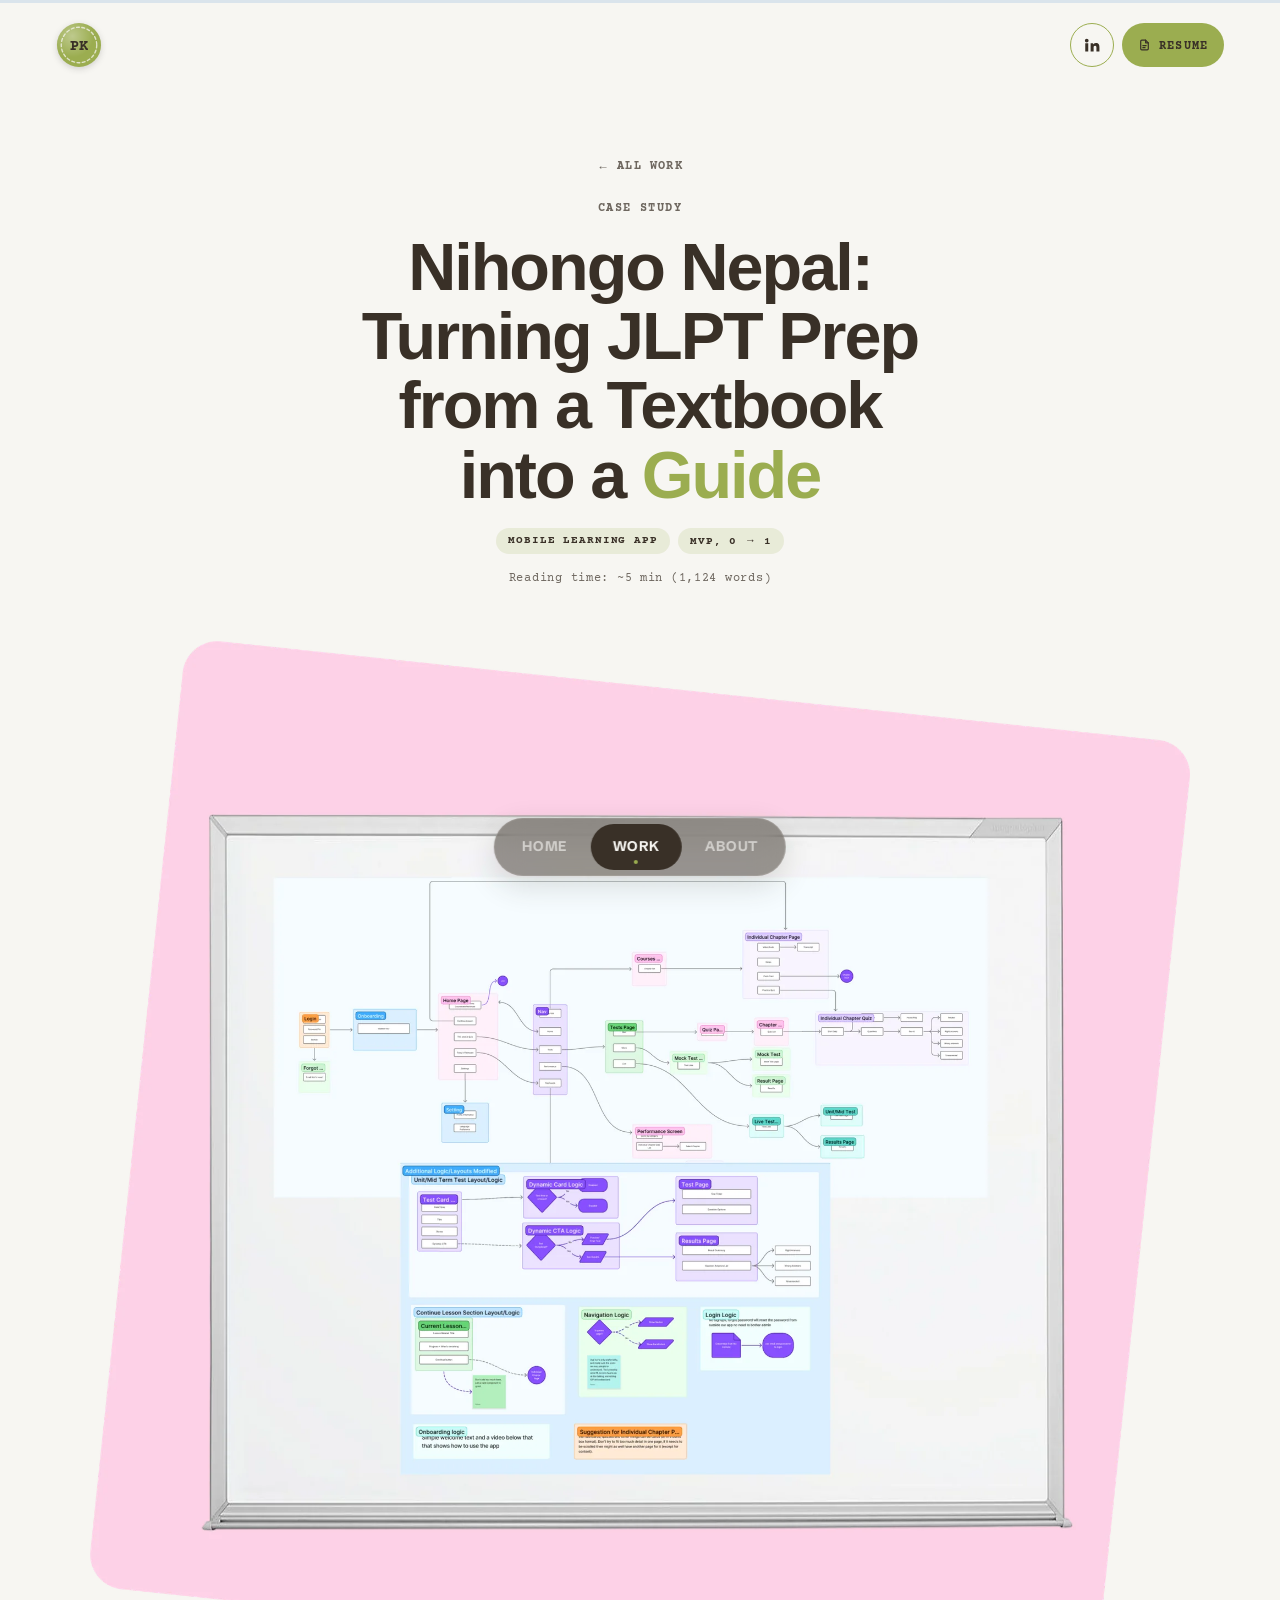
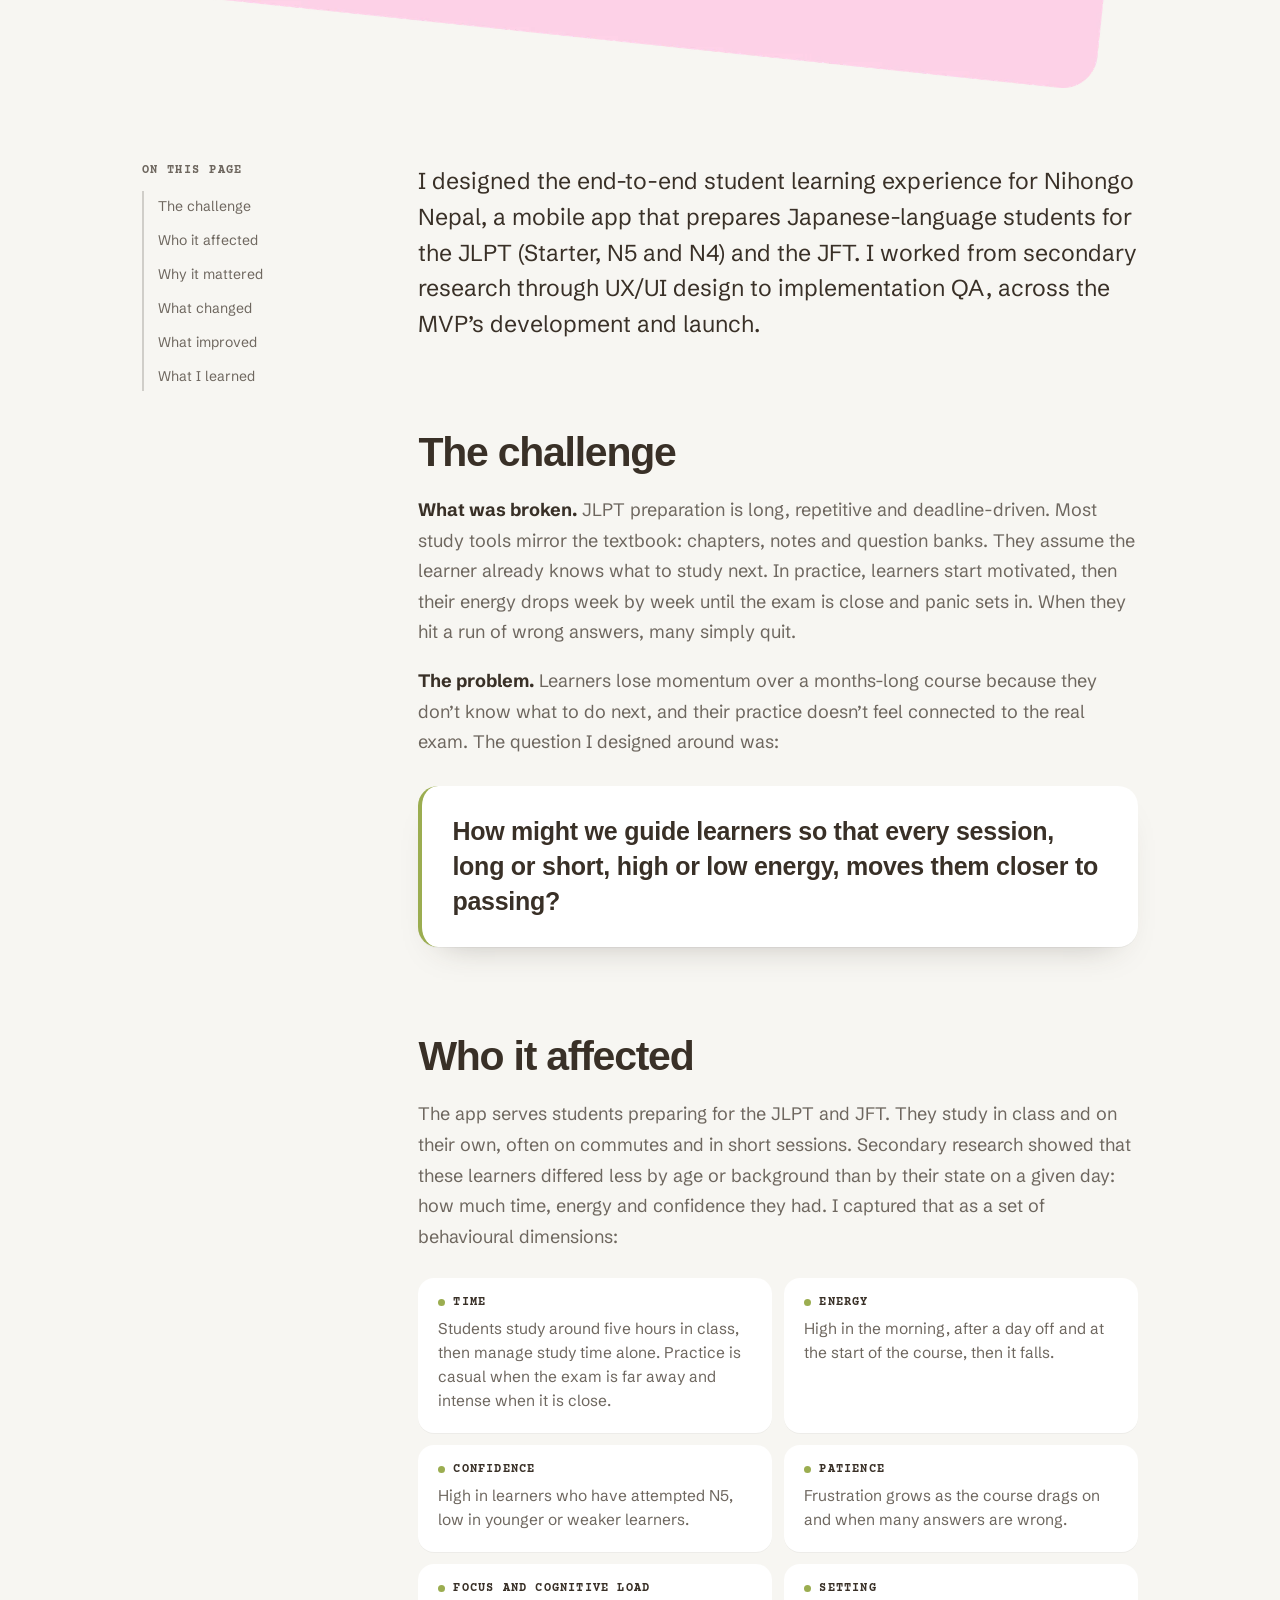
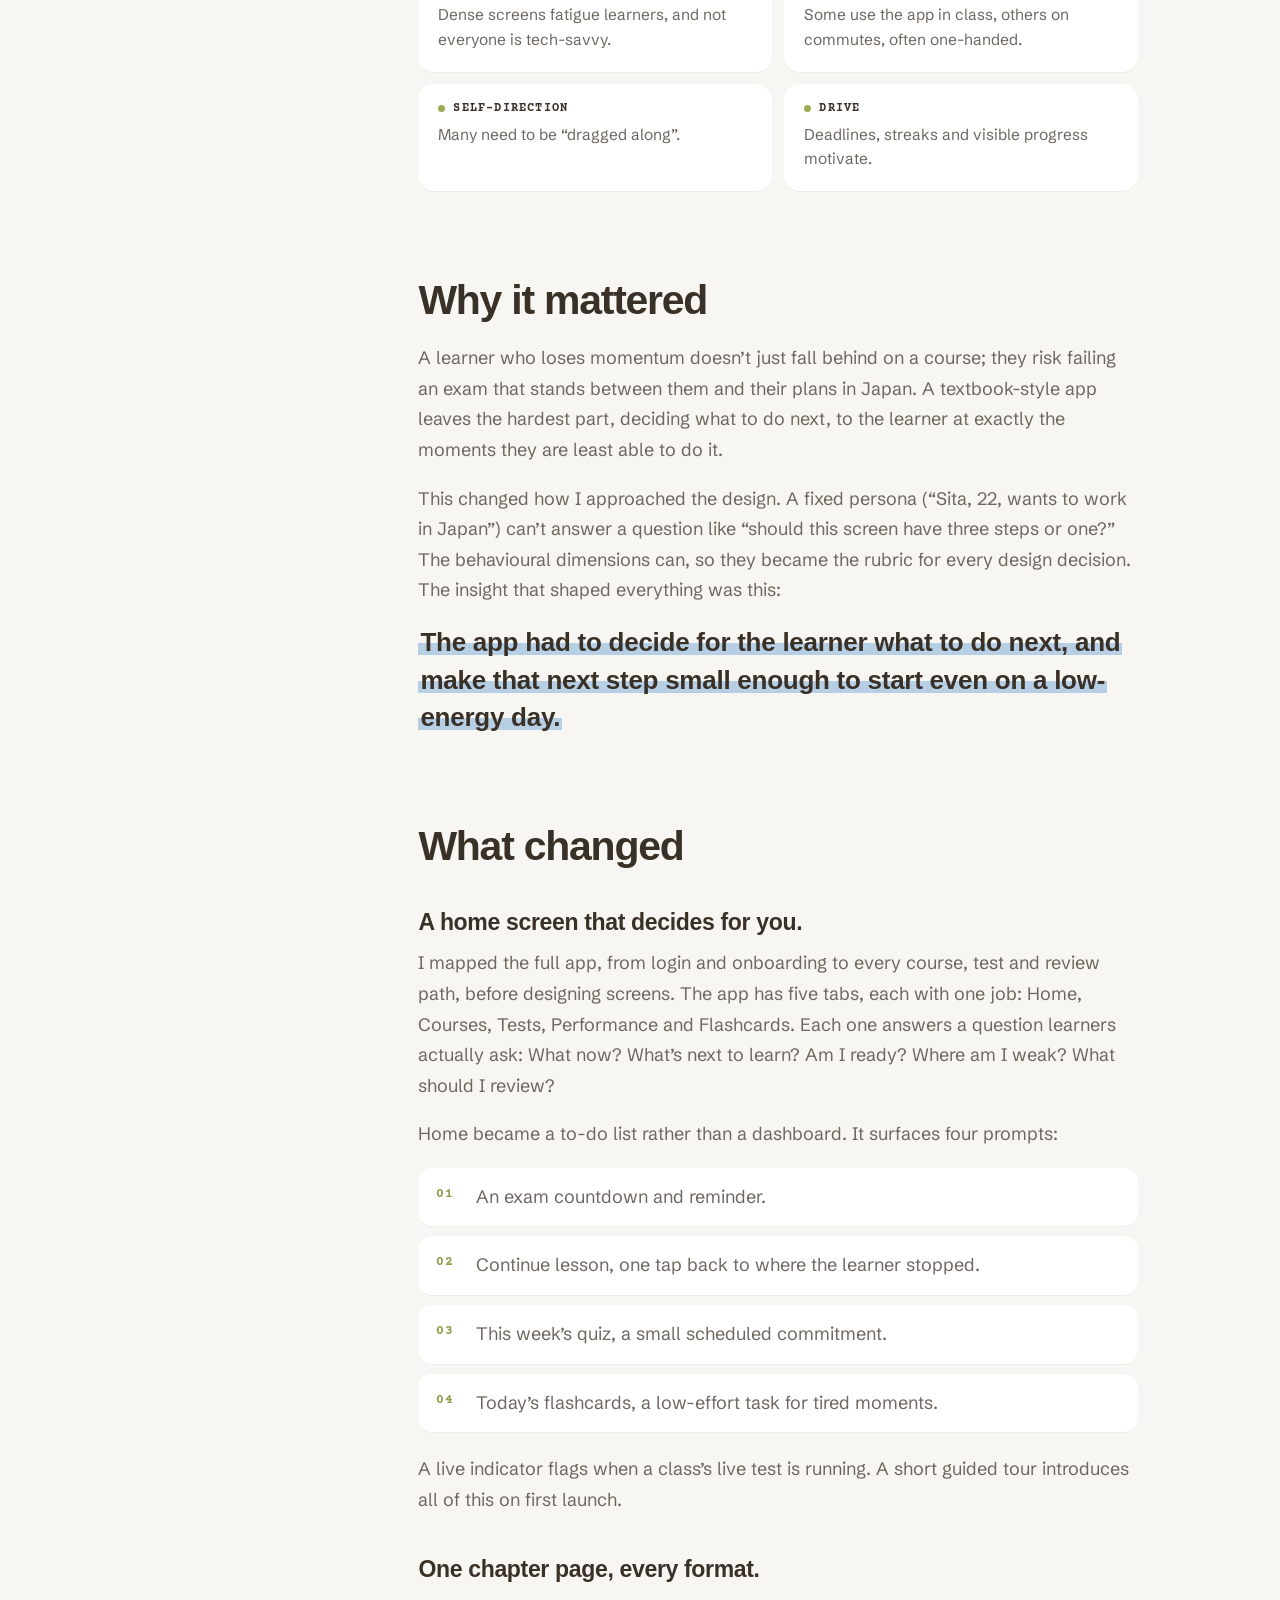
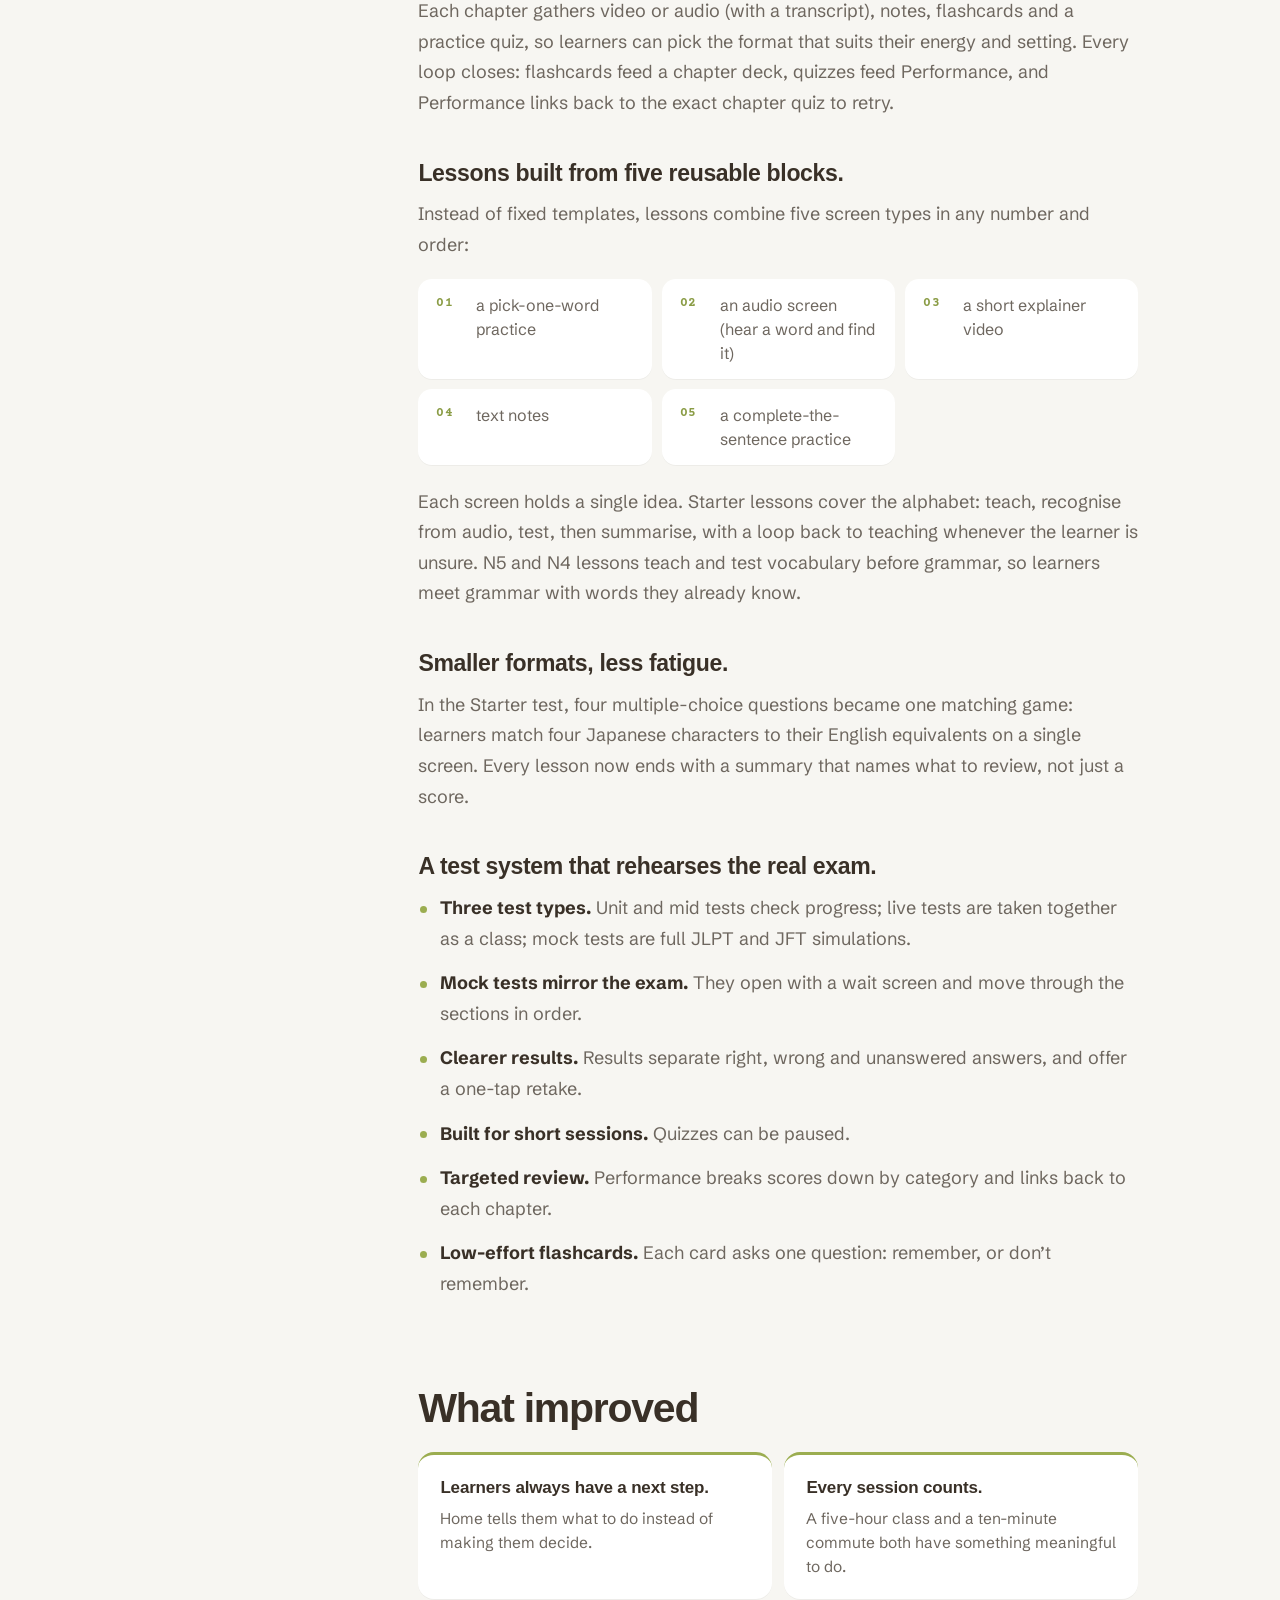
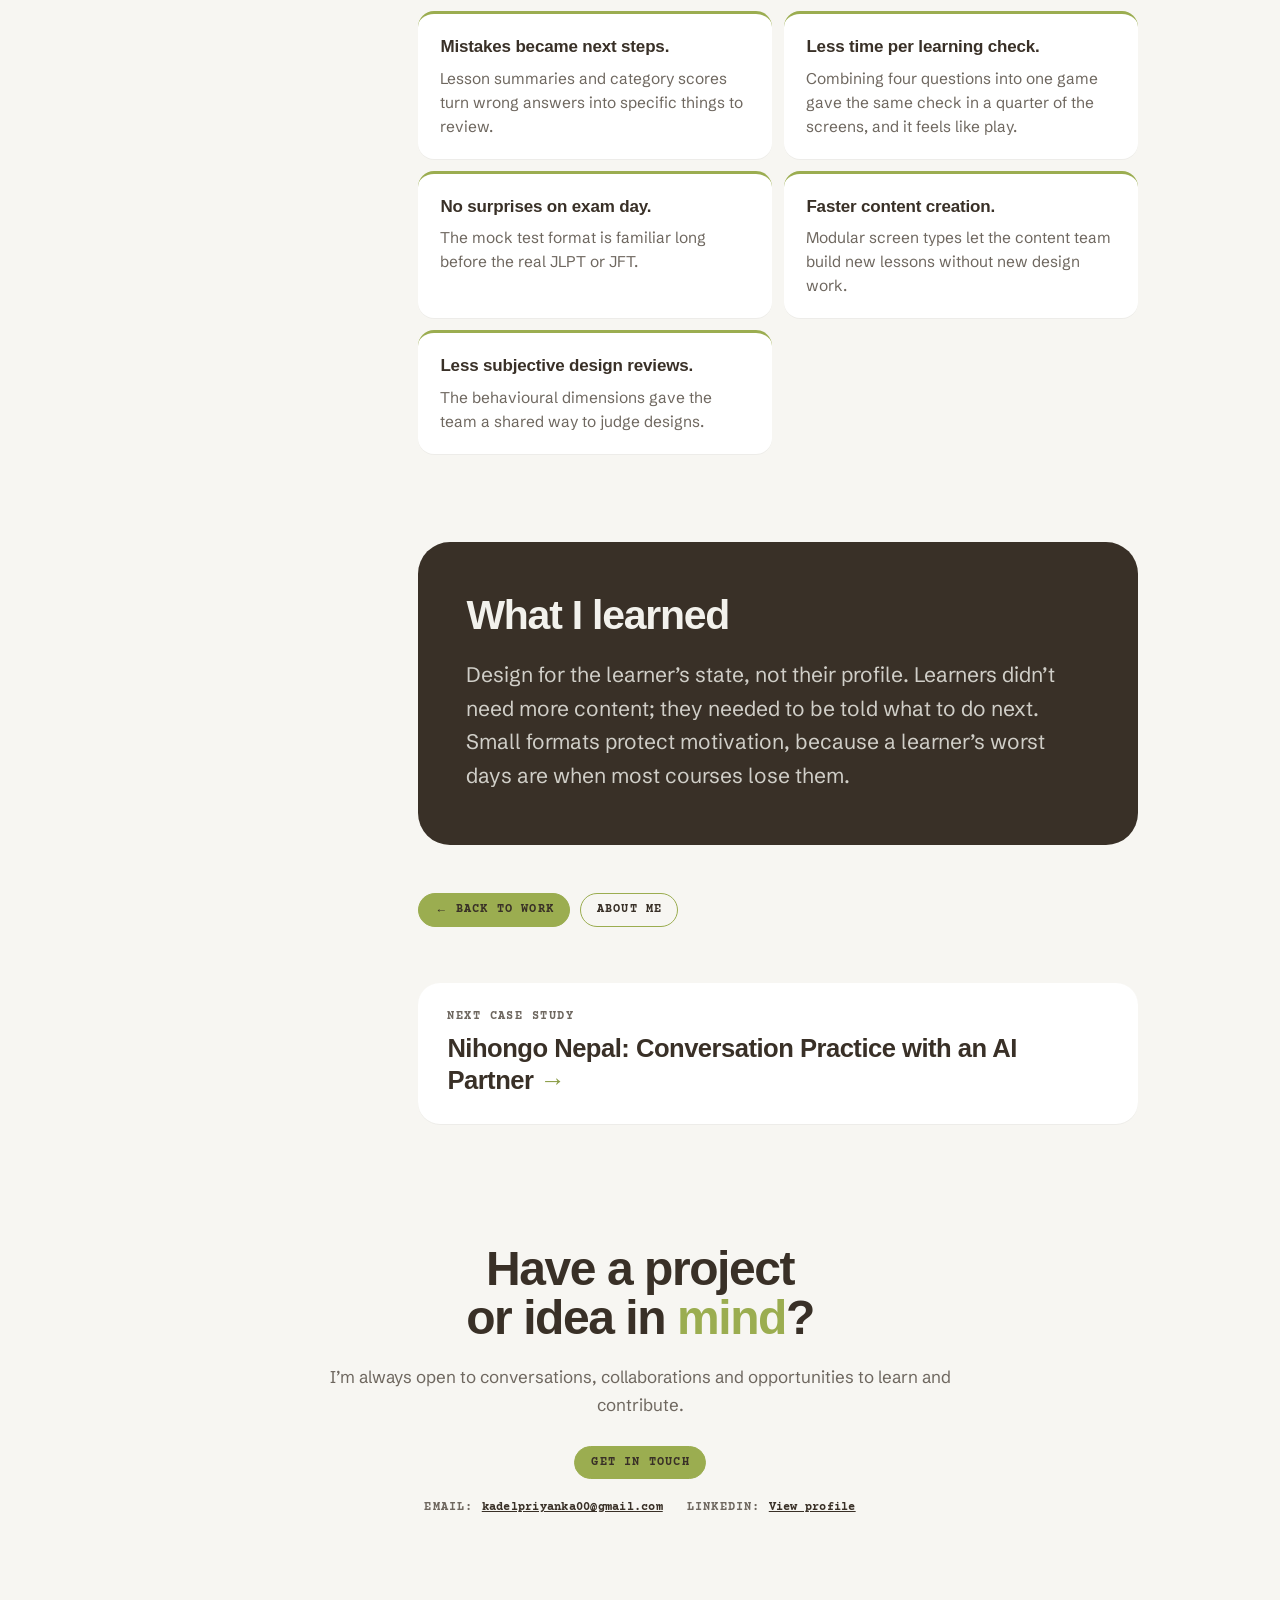
<file: work/nihongo-nepal.html>
<!doctype html>
<html lang="en">
<head>
<meta charset="utf-8">
<meta name="viewport" content="width=device-width, initial-scale=1, viewport-fit=cover">
<title>Nihongo Nepal Case Study</title>
<meta name="description" content="Case study: designing the end-to-end student learning experience for Nihongo Nepal, a mobile app that prepares students for the JLPT and JFT.">
<meta property="og:title" content="Nihongo Nepal: Turning JLPT Prep from a Textbook into a Guide">
<meta property="og:description" content="A UI/UX case study by Priyanka Kadel.">
<meta name="theme-color" content="#F7F6F2">
<link rel="icon" type="image/svg+xml" href="../assets/logo.svg">

<link rel="preconnect" href="https://fonts.googleapis.com">
<link rel="preconnect" href="https://fonts.gstatic.com" crossorigin>
<link rel="stylesheet" href="https://fonts.googleapis.com/css2?family=Caveat:wght@500&family=Courier+Prime:wght@400;700&family=Schibsted+Grotesk:wght@400;500;700;800&display=swap">
<link rel="stylesheet" href="../styles.css">
</head>
<body class="case-page">

<div class="read-progress" aria-hidden="true"><span id="read-bar"></span></div>

<!-- ============ Top bar: logo mark + quick links ============ -->
<header class="topbar">
  <div class="topbar-inner">
    <a class="mark" href="../index.html" aria-label="Priyanka Kadel, back to home" title="Home">
      <svg viewBox="0 0 48 48" aria-hidden="true">
        <circle cx="24" cy="24" r="23" fill="#9BAD50"/>
        <circle cx="24" cy="24" r="23" fill="url(#markShine)"/>
        <g class="mark-ring"><circle cx="24" cy="24" r="18.5" fill="none" stroke="#F7F6F2" stroke-opacity=".75" stroke-width="1.4" stroke-dasharray="3 2.6" stroke-linecap="round"/></g>
        <text x="24" y="29.5" text-anchor="middle" font-family="'Courier Prime', 'Courier New', monospace" font-weight="700" font-size="15.5" letter-spacing="-.5" fill="#393027">PK</text>
        <defs>
          <radialGradient id="markShine" cx=".35" cy=".3" r=".8">
            <stop offset="0" stop-color="#fff" stop-opacity=".35"/>
            <stop offset=".6" stop-color="#fff" stop-opacity="0"/>
          </radialGradient>
        </defs>
      </svg>
    </a>
    <div class="quick" id="quick">
      <a class="q-in" id="q-linkedin" href="#" target="_blank" rel="noopener" aria-label="Priyanka on LinkedIn" title="LinkedIn">
        <svg viewBox="0 0 24 24" fill="currentColor" aria-hidden="true"><path d="M4.98 3.5a2.5 2.5 0 1 1 0 5 2.5 2.5 0 0 1 0-5ZM3 9.75h4v11H3v-11Zm6.5 0h3.8v1.5h.06c.53-.95 1.83-1.95 3.77-1.95 4.03 0 4.77 2.5 4.77 5.76v5.69h-4v-5.04c0-1.2-.02-2.75-1.73-2.75-1.74 0-2 1.31-2 2.66v5.13h-4v-11Z"/></svg>
      </a>
      <a class="q-cv" id="q-resume" href="../assets/resume.pdf" target="_blank" rel="noopener" aria-label="View resume (opens in a new tab)" title="View resume">
        <svg viewBox="0 0 24 24" fill="none" stroke="currentColor" stroke-width="2.2" stroke-linecap="round" stroke-linejoin="round" aria-hidden="true"><path d="M14 3H7a2 2 0 0 0-2 2v14a2 2 0 0 0 2 2h10a2 2 0 0 0 2-2V8z"/><path d="M14 3v5h5M9 13h6M9 17h4"/></svg>
        <span class="q-label">Resume</span>
      </a>
      <span class="toast" id="toast" role="status" hidden></span>
    </div>
  </div>
</header>

<main class="case">

  <!-- ============ Hero ============ -->
  <header class="case-hero">
    <a class="back-link" href="../index.html#work"><span class="arr" aria-hidden="true">←</span> All work</a>
    <p class="eyebrow">Case study</p>
    <h1 class="case-title">Nihongo Nepal: Turning JLPT Prep from a Textbook into a <em>Guide</em></h1>
    <ul class="tags" aria-label="Project type">
      <li>Mobile learning app</li>
      <li>MVP, 0 <span class="arr">→</span> 1</li>
    </ul>
    <p class="case-read">Reading time: ~5 min (1,124 words)</p>
  </header>

  <figure class="case-cover">
    <img src="../assets/work/nihongo-cover.webp" width="2000" height="1903" decoding="async" fetchpriority="high"
         alt="The Nihongo Nepal app map on a whiteboard: login, onboarding, home, navigation, courses, tests, performance and flashcards, with detailed logic for tests, lessons and navigation">
  </figure>

  <div class="case-layout">
    <nav class="case-toc" aria-label="On this page">
      <p class="eyebrow">On this page</p>
      <ol>
        <li><a href="#challenge">The challenge</a></li>
        <li><a href="#who">Who it affected</a></li>
        <li><a href="#why">Why it mattered</a></li>
        <li><a href="#changed">What changed</a></li>
        <li><a href="#improved">What improved</a></li>
        <li><a href="#learned">What I learned</a></li>
      </ol>
    </nav>

    <article class="case-body">
      <p class="case-lead">I designed the end-to-end student learning experience for Nihongo Nepal, a mobile app that prepares Japanese-language students for the JLPT (Starter, N5 and N4) and the JFT. I worked from secondary research through UX/UI design to implementation QA, across the MVP’s development and launch.</p>

      <!-- ---------- The challenge ---------- -->
      <section id="challenge" class="reveal">
        <h2>The challenge</h2>
        <p><strong>What was broken.</strong> JLPT preparation is long, repetitive and deadline-driven. Most study tools mirror the textbook: chapters, notes and question banks. They assume the learner already knows what to study next. In practice, learners start motivated, then their energy drops week by week until the exam is close and panic sets in. When they hit a run of wrong answers, many simply quit.</p>
        <p><strong>The problem.</strong> Learners lose momentum over a months-long course because they don’t know what to do next, and their practice doesn’t feel connected to the real exam. The question I designed around was:</p>
        <blockquote class="hmw"><p>How might we guide learners so that every session, long or short, high or low energy, moves them closer to passing?</p></blockquote>
      </section>

      <!-- ---------- Who it affected ---------- -->
      <section id="who" class="reveal">
        <h2>Who it affected</h2>
        <p>The app serves students preparing for the JLPT and JFT. They study in class and on their own, often on commutes and in short sessions. Secondary research showed that these learners differed less by age or background than by their state on a given day: how much time, energy and confidence they had. I captured that as a set of behavioural dimensions:</p>
        <dl class="dims">
          <div><dt>Time</dt><dd>Students study around five hours in class, then manage study time alone. Practice is casual when the exam is far away and intense when it is close.</dd></div>
          <div><dt>Energy</dt><dd>High in the morning, after a day off and at the start of the course, then it falls.</dd></div>
          <div><dt>Confidence</dt><dd>High in learners who have attempted N5, low in younger or weaker learners.</dd></div>
          <div><dt>Patience</dt><dd>Frustration grows as the course drags on and when many answers are wrong.</dd></div>
          <div><dt>Focus and cognitive load</dt><dd>Dense screens fatigue learners, and not everyone is tech-savvy.</dd></div>
          <div><dt>Setting</dt><dd>Some use the app in class, others on commutes, often one-handed.</dd></div>
          <div><dt>Self-direction</dt><dd>Many need to be “dragged along”.</dd></div>
          <div><dt>Drive</dt><dd>Deadlines, streaks and visible progress motivate.</dd></div>
        </dl>
      </section>

      <!-- ---------- Why it mattered ---------- -->
      <section id="why" class="reveal">
        <h2>Why it mattered</h2>
        <p>A learner who loses momentum doesn’t just fall behind on a course; they risk failing an exam that stands between them and their plans in Japan. A textbook-style app leaves the hardest part, deciding what to do next, to the learner at exactly the moments they are least able to do it.</p>
        <p>This changed how I approached the design. A fixed persona (“Sita, 22, wants to work in Japan”) can’t answer a question like “should this screen have three steps or one?” The behavioural dimensions can, so they became the rubric for every design decision. The insight that shaped everything was this:</p>
        <p class="insight"><span>The app had to decide for the learner what to do next, and make that next step small enough to start even on a low-energy day.</span></p>
      </section>

      <!-- ---------- What changed ---------- -->
      <section id="changed" class="reveal">
        <h2>What changed</h2>

        <h3>A home screen that decides for you.</h3>
        <p>I mapped the full app, from login and onboarding to every course, test and review path, before designing screens. The app has five tabs, each with one job: Home, Courses, Tests, Performance and Flashcards. Each one answers a question learners actually ask: What now? What’s next to learn? Am I ready? Where am I weak? What should I review?</p>
        <p>Home became a to-do list rather than a dashboard. It surfaces four prompts:</p>
        <ol class="steps">
          <li>An exam countdown and reminder.</li>
          <li>Continue lesson, one tap back to where the learner stopped.</li>
          <li>This week’s quiz, a small scheduled commitment.</li>
          <li>Today’s flashcards, a low-effort task for tired moments.</li>
        </ol>
        <p>A live indicator flags when a class’s live test is running. A short guided tour introduces all of this on first launch.</p>

        <h3>One chapter page, every format.</h3>
        <p>Each chapter gathers video or audio (with a transcript), notes, flashcards and a practice quiz, so learners can pick the format that suits their energy and setting. Every loop closes: flashcards feed a chapter deck, quizzes feed Performance, and Performance links back to the exact chapter quiz to retry.</p>

        <h3>Lessons built from five reusable blocks.</h3>
        <p>Instead of fixed templates, lessons combine five screen types in any number and order:</p>
        <ol class="blocks">
          <li>a pick-one-word practice</li>
          <li>an audio screen (hear a word and find it)</li>
          <li>a short explainer video</li>
          <li>text notes</li>
          <li>a complete-the-sentence practice</li>
        </ol>
        <p>Each screen holds a single idea. Starter lessons cover the alphabet: teach, recognise from audio, test, then summarise, with a loop back to teaching whenever the learner is unsure. N5 and N4 lessons teach and test vocabulary before grammar, so learners meet grammar with words they already know.</p>

        <h3>Smaller formats, less fatigue.</h3>
        <p>In the Starter test, four multiple-choice questions became one matching game: learners match four Japanese characters to their English equivalents on a single screen. Every lesson now ends with a summary that names what to review, not just a score.</p>

        <h3>A test system that rehearses the real exam.</h3>
        <ul class="points">
          <li><strong>Three test types.</strong> Unit and mid tests check progress; live tests are taken together as a class; mock tests are full JLPT and JFT simulations.</li>
          <li><strong>Mock tests mirror the exam.</strong> They open with a wait screen and move through the sections in order.</li>
          <li><strong>Clearer results.</strong> Results separate right, wrong and unanswered answers, and offer a one-tap retake.</li>
          <li><strong>Built for short sessions.</strong> Quizzes can be paused.</li>
          <li><strong>Targeted review.</strong> Performance breaks scores down by category and links back to each chapter.</li>
          <li><strong>Low-effort flashcards.</strong> Each card asks one question: remember, or don’t remember.</li>
        </ul>
      </section>

      <!-- ---------- What improved ---------- -->
      <section id="improved" class="reveal">
        <h2>What improved</h2>
        <ul class="outcomes">
          <li><strong>Learners always have a next step.</strong> Home tells them what to do instead of making them decide.</li>
          <li><strong>Every session counts.</strong> A five-hour class and a ten-minute commute both have something meaningful to do.</li>
          <li><strong>Mistakes became next steps.</strong> Lesson summaries and category scores turn wrong answers into specific things to review.</li>
          <li><strong>Less time per learning check.</strong> Combining four questions into one game gave the same check in a quarter of the screens, and it feels like play.</li>
          <li><strong>No surprises on exam day.</strong> The mock test format is familiar long before the real JLPT or JFT.</li>
          <li><strong>Faster content creation.</strong> Modular screen types let the content team build new lessons without new design work.</li>
          <li><strong>Less subjective design reviews.</strong> The behavioural dimensions gave the team a shared way to judge designs.</li>
        </ul>
      </section>

      <!-- ---------- What I learned ---------- -->
      <section id="learned" class="learned reveal">
        <h2>What I learned</h2>
        <p>Design for the learner’s state, not their profile. Learners didn’t need more content; they needed to be told what to do next. Small formats protect motivation, because a learner’s worst days are when most courses lose them.</p>
      </section>

      <div class="case-end">
        <a class="btn primary" href="../index.html#work"><span class="arr" aria-hidden="true">←</span>&nbsp;Back to work</a>
        <a class="btn secondary" href="../index.html#about">About me</a>
      </div>
      <a class="case-next" href="nihongo-conversation.html">
        <span class="eyebrow">Next case study</span>
        <span class="case-next-title">Nihongo Nepal: Conversation Practice with an AI Partner <span class="arr" aria-hidden="true">→</span></span>
      </a>
    </article>
  </div>

  <section class="contact" aria-labelledby="contact-title">
    <h2 id="contact-title">Have a project or idea in <em>mind</em>?</h2>
    <p class="wip-text">I’m always open to conversations, collaborations and opportunities to learn and contribute.</p>
    <div class="actions">
      <a class="btn primary" href="#" data-contact>Get in touch</a>
    </div>
    <p class="contact-details" hidden>
      <span id="contact-email" hidden>Email: <a></a></span>
      <span id="contact-linkedin" hidden>LinkedIn: <a target="_blank" rel="noopener">View profile</a></span>
    </p>
  </section>
</main>

<!-- ============ Floating bottom nav ============ -->
<nav class="nav" id="nav" aria-label="Main">
  <span class="nav-hi" aria-hidden="true"></span>
  <a href="../index.html" data-page="home">Home</a>
  <a href="../index.html#work" data-page="work" aria-current="page">Work</a>
  <a href="../index.html#about" data-page="about">About</a>
</nav>

<script type="module" src="../js/case.js"></script>
</body>
</html>
</file>
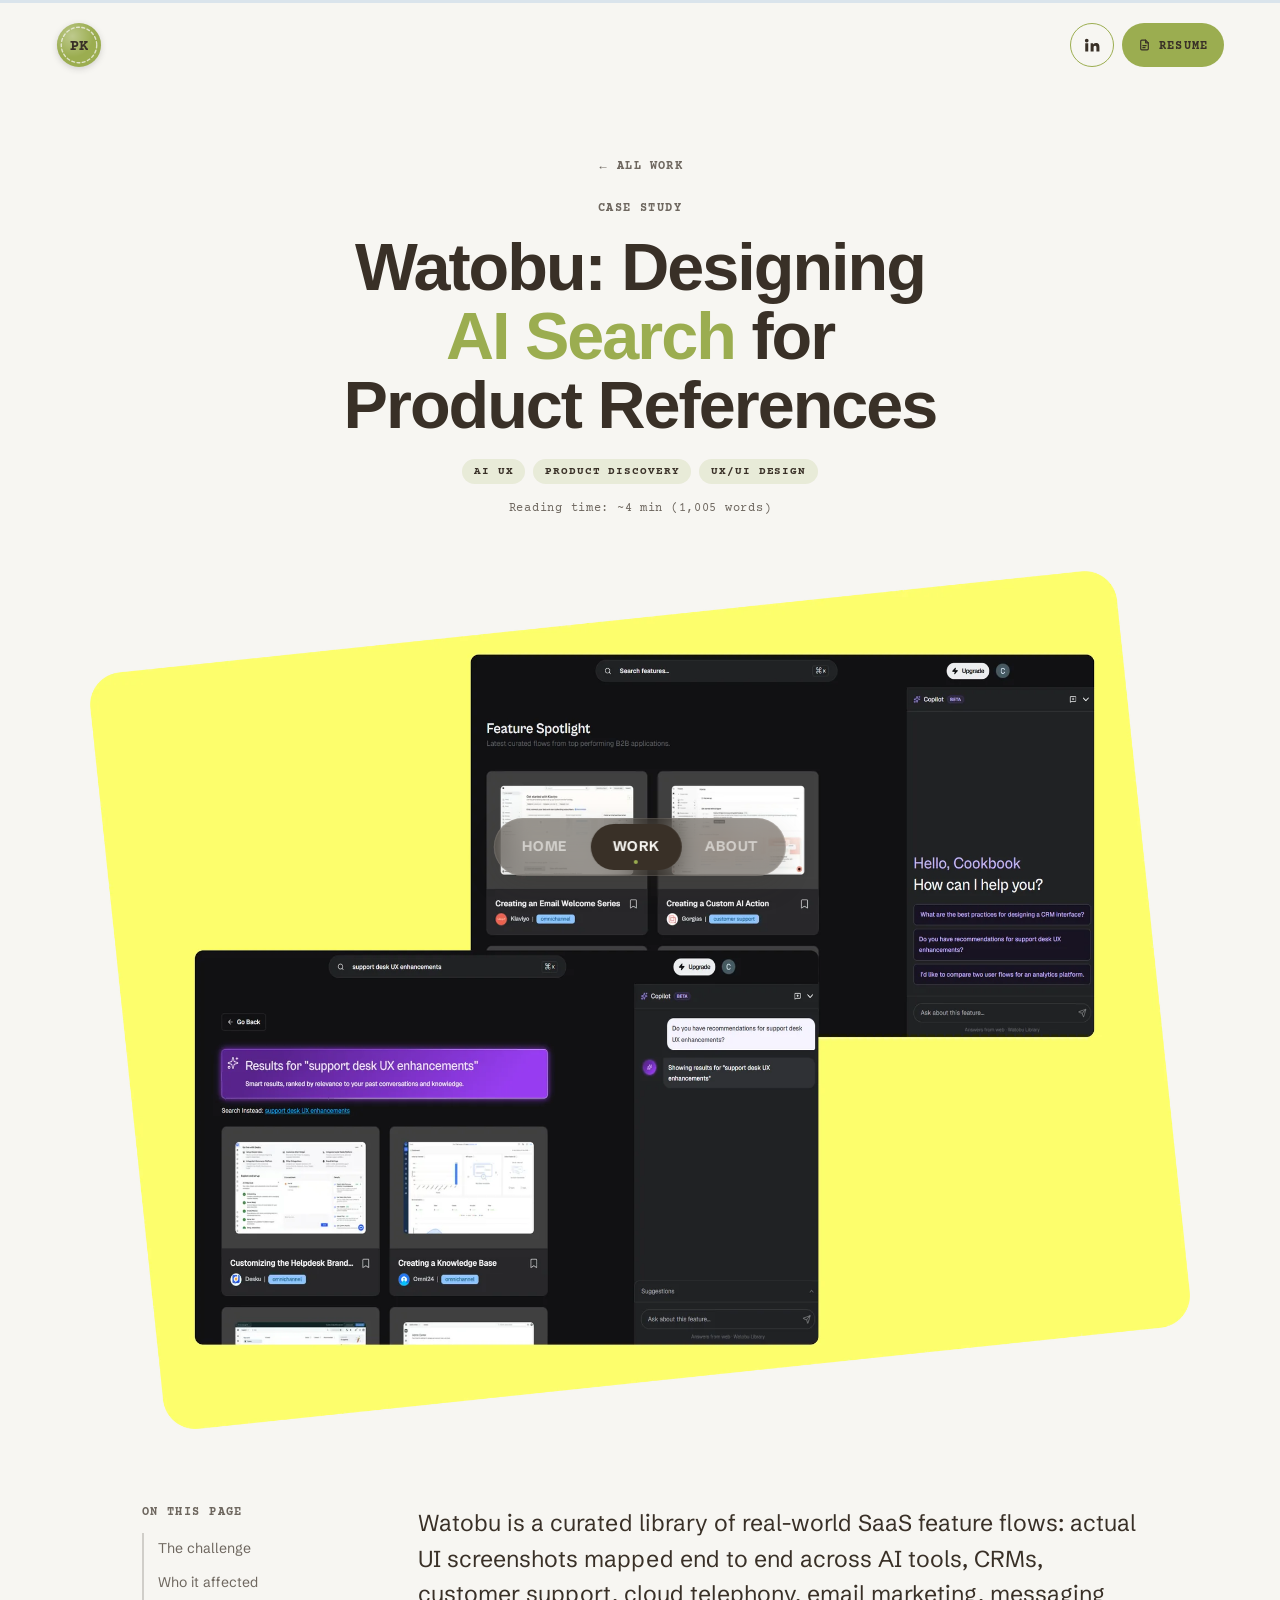
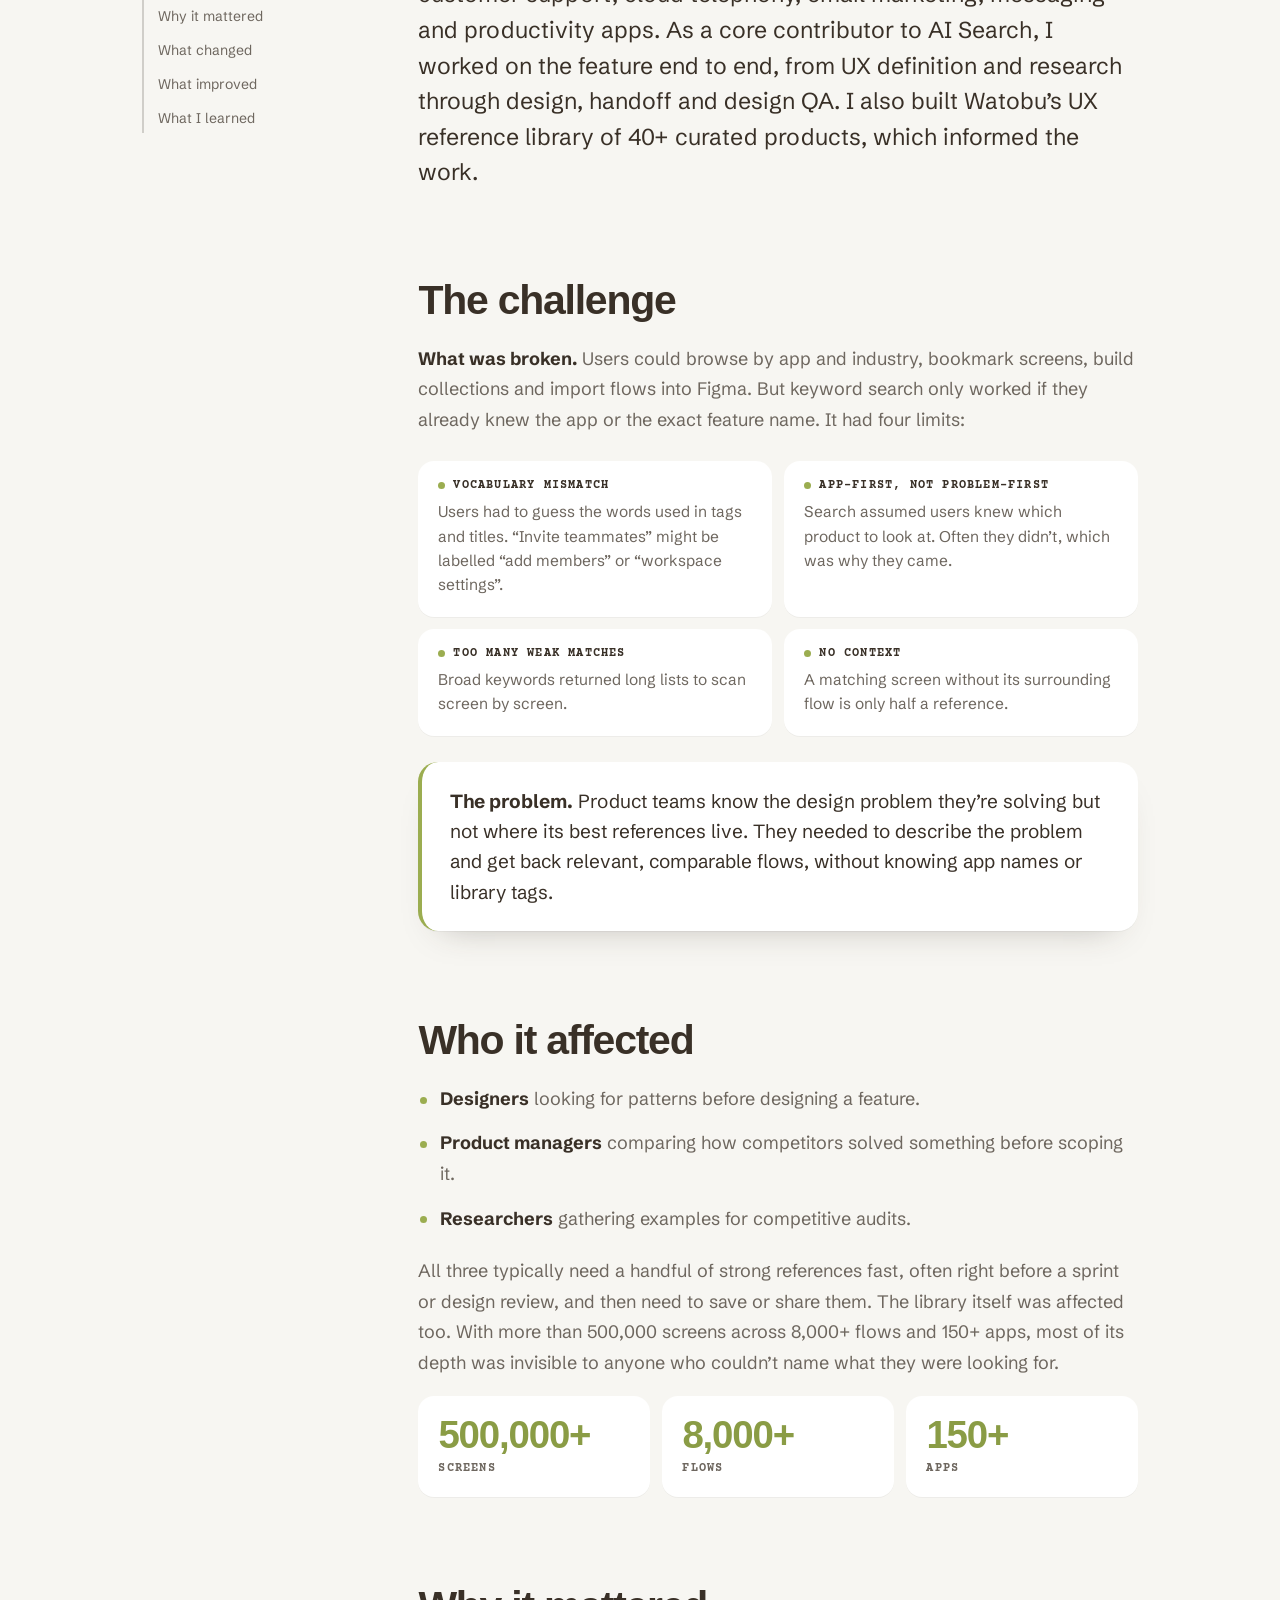
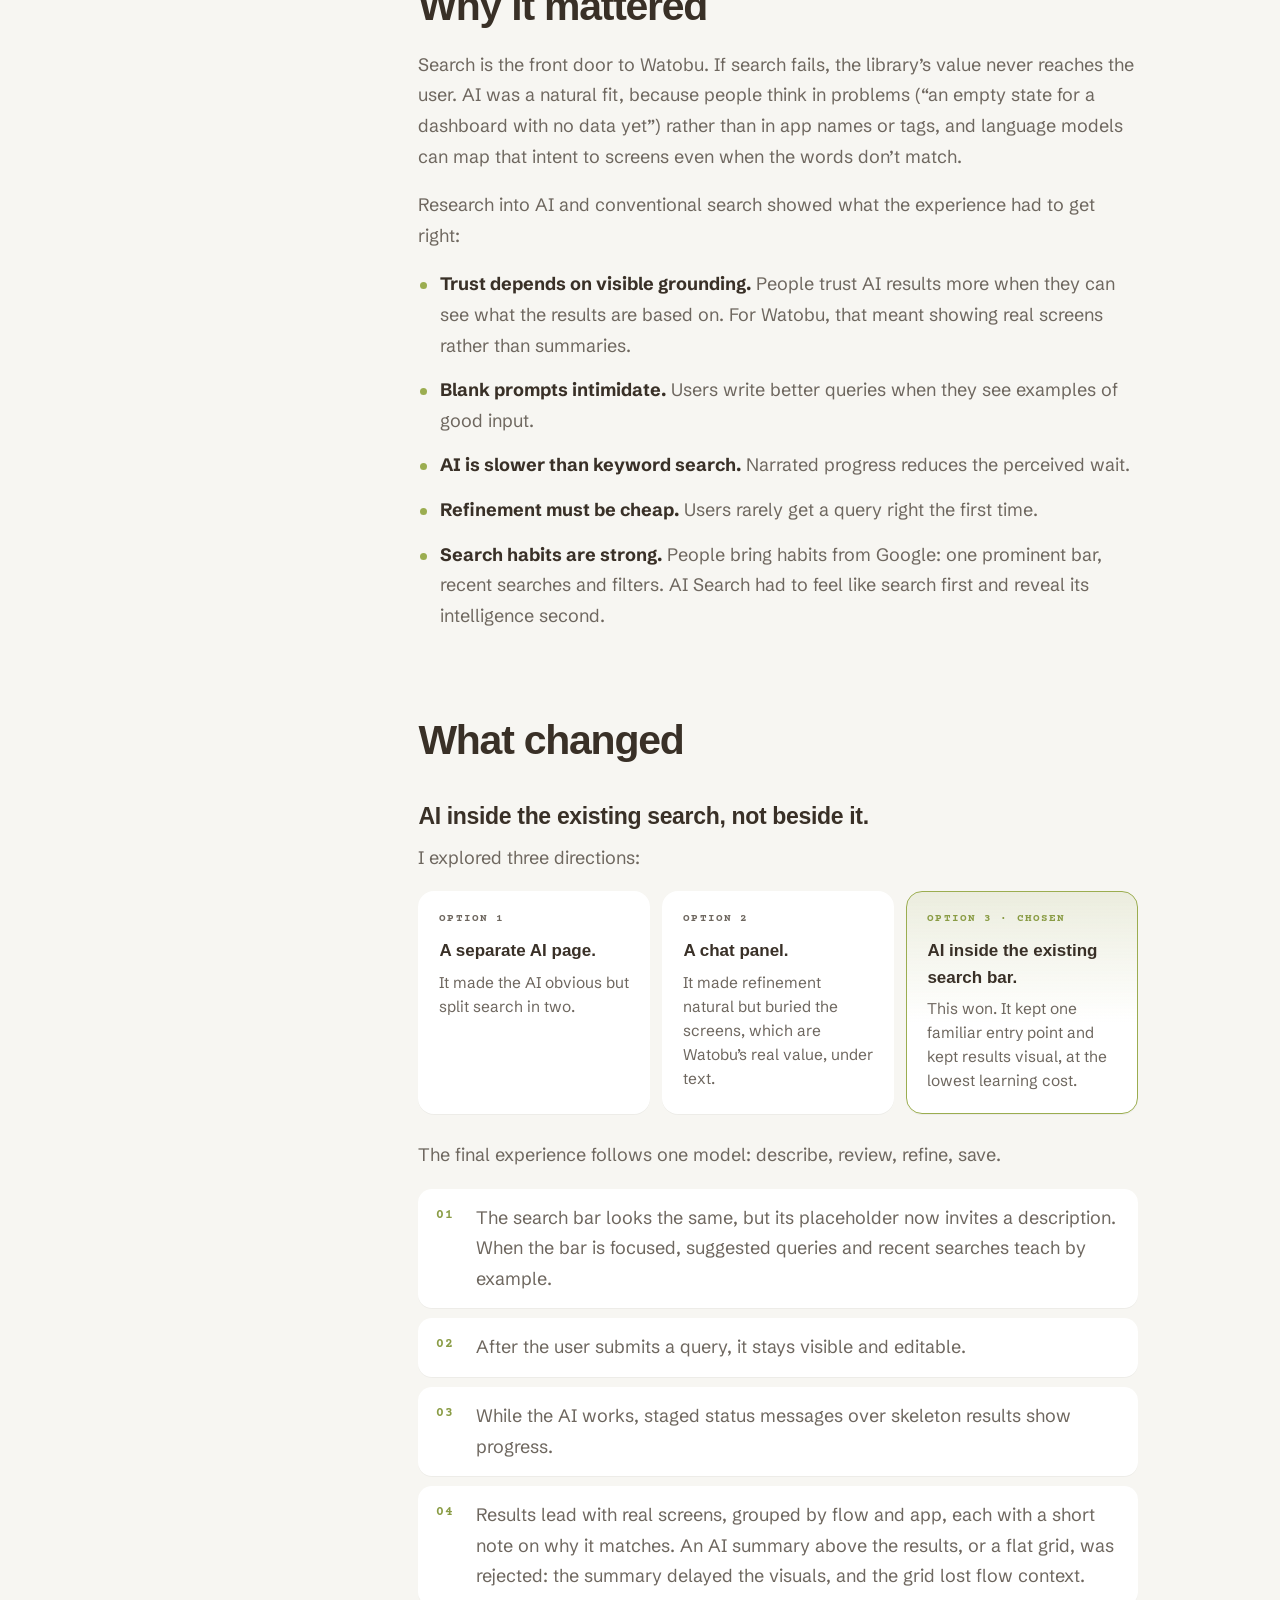
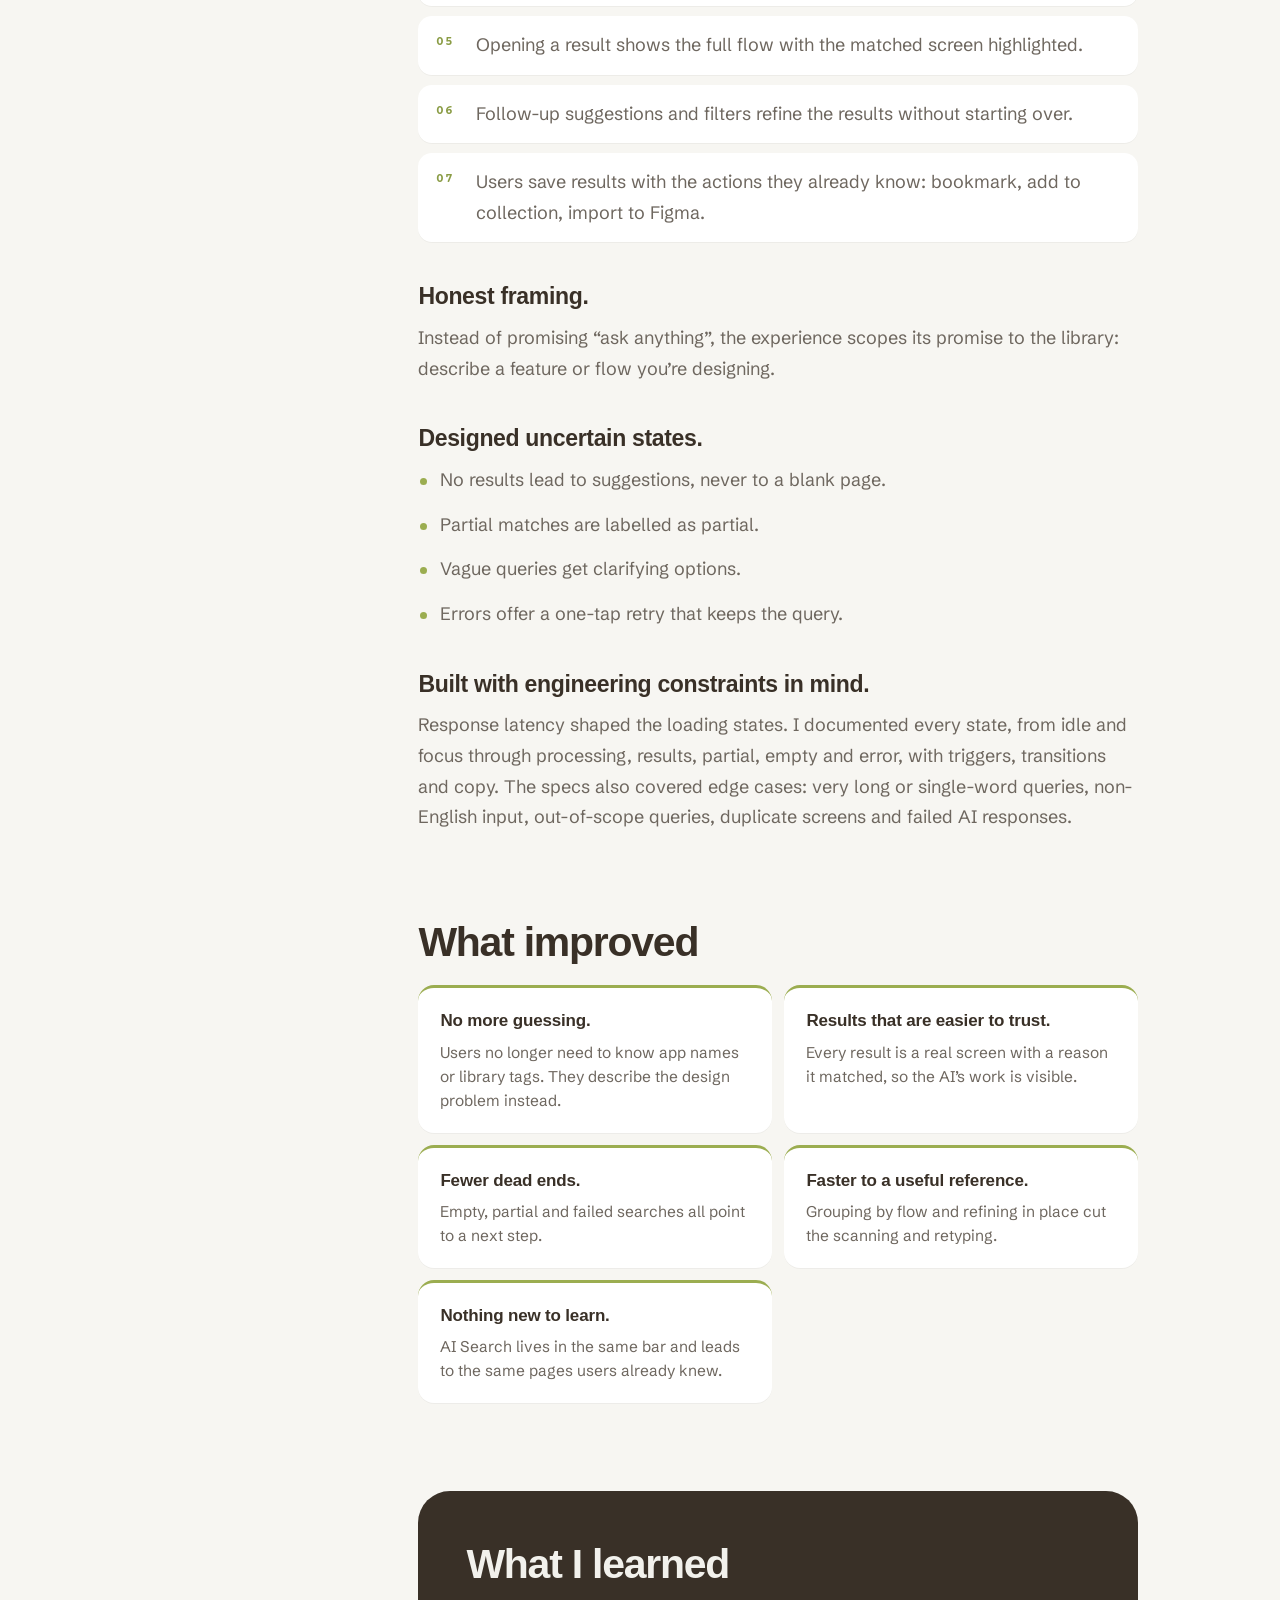
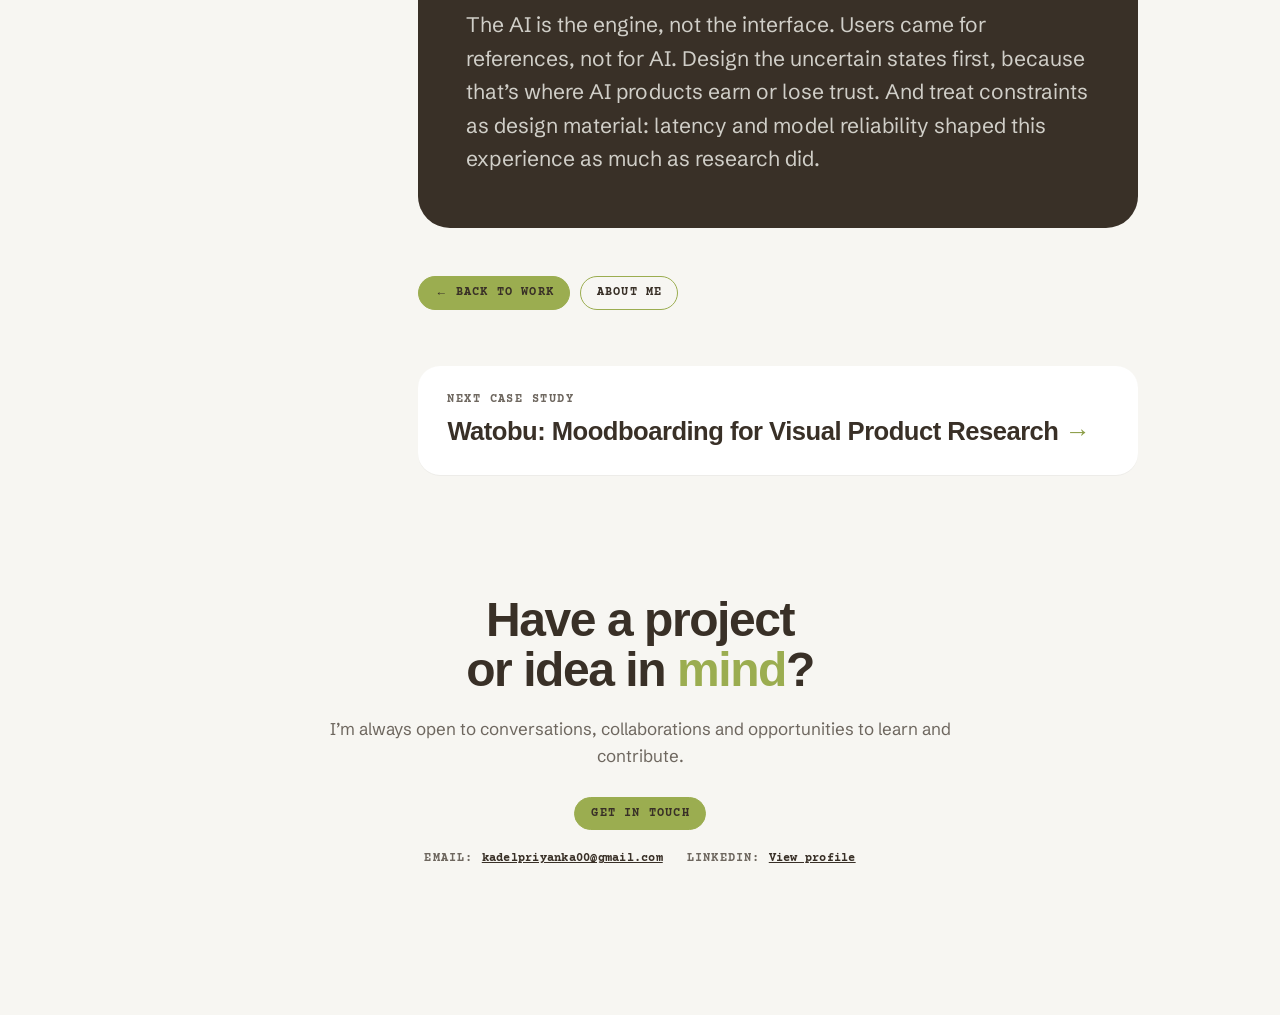
<file: work/watobu-ai-search.html>
<!doctype html>
<html lang="en">
<head>
<meta charset="utf-8">
<meta name="viewport" content="width=device-width, initial-scale=1, viewport-fit=cover">
<title>Watobu AI Search Case Study</title>
<meta name="description" content="Case study: designing AI Search for Watobu, a curated library of real-world SaaS feature flows.">
<meta property="og:title" content="Watobu: Designing AI Search for Product References">
<meta property="og:description" content="A UI/UX case study by Priyanka Kadel.">
<meta name="theme-color" content="#F7F6F2">
<link rel="icon" type="image/svg+xml" href="../assets/logo.svg">

<link rel="preconnect" href="https://fonts.googleapis.com">
<link rel="preconnect" href="https://fonts.gstatic.com" crossorigin>
<link rel="stylesheet" href="https://fonts.googleapis.com/css2?family=Caveat:wght@500&family=Courier+Prime:wght@400;700&family=Schibsted+Grotesk:wght@400;500;700;800&display=swap">
<link rel="stylesheet" href="../styles.css">
</head>
<body class="case-page">

<div class="read-progress" aria-hidden="true"><span id="read-bar"></span></div>

<!-- ============ Top bar: logo mark + quick links ============ -->
<header class="topbar">
  <div class="topbar-inner">
    <a class="mark" href="../index.html" aria-label="Priyanka Kadel, back to home" title="Home">
      <svg viewBox="0 0 48 48" aria-hidden="true">
        <circle cx="24" cy="24" r="23" fill="#9BAD50"/>
        <circle cx="24" cy="24" r="23" fill="url(#markShine)"/>
        <g class="mark-ring"><circle cx="24" cy="24" r="18.5" fill="none" stroke="#F7F6F2" stroke-opacity=".75" stroke-width="1.4" stroke-dasharray="3 2.6" stroke-linecap="round"/></g>
        <text x="24" y="29.5" text-anchor="middle" font-family="'Courier Prime', 'Courier New', monospace" font-weight="700" font-size="15.5" letter-spacing="-.5" fill="#393027">PK</text>
        <defs>
          <radialGradient id="markShine" cx=".35" cy=".3" r=".8">
            <stop offset="0" stop-color="#fff" stop-opacity=".35"/>
            <stop offset=".6" stop-color="#fff" stop-opacity="0"/>
          </radialGradient>
        </defs>
      </svg>
    </a>
    <div class="quick" id="quick">
      <a class="q-in" id="q-linkedin" href="#" target="_blank" rel="noopener" aria-label="Priyanka on LinkedIn" title="LinkedIn">
        <svg viewBox="0 0 24 24" fill="currentColor" aria-hidden="true"><path d="M4.98 3.5a2.5 2.5 0 1 1 0 5 2.5 2.5 0 0 1 0-5ZM3 9.75h4v11H3v-11Zm6.5 0h3.8v1.5h.06c.53-.95 1.83-1.95 3.77-1.95 4.03 0 4.77 2.5 4.77 5.76v5.69h-4v-5.04c0-1.2-.02-2.75-1.73-2.75-1.74 0-2 1.31-2 2.66v5.13h-4v-11Z"/></svg>
      </a>
      <a class="q-cv" id="q-resume" href="../assets/resume.pdf" target="_blank" rel="noopener" aria-label="View resume (opens in a new tab)" title="View resume">
        <svg viewBox="0 0 24 24" fill="none" stroke="currentColor" stroke-width="2.2" stroke-linecap="round" stroke-linejoin="round" aria-hidden="true"><path d="M14 3H7a2 2 0 0 0-2 2v14a2 2 0 0 0 2 2h10a2 2 0 0 0 2-2V8z"/><path d="M14 3v5h5M9 13h6M9 17h4"/></svg>
        <span class="q-label">Resume</span>
      </a>
      <span class="toast" id="toast" role="status" hidden></span>
    </div>
  </div>
</header>

<main class="case">

  <!-- ============ Hero ============ -->
  <header class="case-hero">
    <a class="back-link" href="../index.html#work"><span class="arr" aria-hidden="true">←</span> All work</a>
    <p class="eyebrow">Case study</p>
    <h1 class="case-title">Watobu: Designing <em>AI Search</em> for Product References</h1>
    <ul class="tags" aria-label="Project type">
      <li>AI UX</li>
      <li>Product discovery</li>
      <li>UX/UI design</li>
    </ul>
    <p class="case-read">Reading time: ~4 min (1,005 words)</p>
  </header>

  <figure class="case-cover">
    <img src="../assets/work/watobu-ai-search-cover.webp" width="2000" height="1561" decoding="async" fetchpriority="high"
         alt="Watobu screens: the Feature Spotlight page with the Copilot panel, and AI search results for “support desk UX enhancements” shown as real product flows">
  </figure>

  <div class="case-layout">
    <nav class="case-toc" aria-label="On this page">
      <p class="eyebrow">On this page</p>
      <ol>
        <li><a href="#challenge">The challenge</a></li>
        <li><a href="#who">Who it affected</a></li>
        <li><a href="#why">Why it mattered</a></li>
        <li><a href="#changed">What changed</a></li>
        <li><a href="#improved">What improved</a></li>
        <li><a href="#learned">What I learned</a></li>
      </ol>
    </nav>

    <article class="case-body">
      <p class="case-lead">Watobu is a curated library of real-world SaaS feature flows: actual UI screenshots mapped end to end across AI tools, CRMs, customer support, cloud telephony, email marketing, messaging and productivity apps. As a core contributor to AI Search, I worked on the feature end to end, from UX definition and research through design, handoff and design QA. I also built Watobu’s UX reference library of 40+ curated products, which informed the work.</p>

      <section id="challenge" class="reveal">
        <h2>The challenge</h2>
        <p><strong>What was broken.</strong> Users could browse by app and industry, bookmark screens, build collections and import flows into Figma. But keyword search only worked if they already knew the app or the exact feature name. It had four limits:</p>
        <dl class="dims">
          <div><dt>Vocabulary mismatch</dt><dd>Users had to guess the words used in tags and titles. “Invite teammates” might be labelled “add members” or “workspace settings”.</dd></div>
          <div><dt>App-first, not problem-first</dt><dd>Search assumed users knew which product to look at. Often they didn’t, which was why they came.</dd></div>
          <div><dt>Too many weak matches</dt><dd>Broad keywords returned long lists to scan screen by screen.</dd></div>
          <div><dt>No context</dt><dd>A matching screen without its surrounding flow is only half a reference.</dd></div>
        </dl>
        <div class="callout"><p><strong>The problem.</strong> Product teams know the design problem they’re solving but not where its best references live. They needed to describe the problem and get back relevant, comparable flows, without knowing app names or library tags.</p></div>
      </section>

      <section id="who" class="reveal">
        <h2>Who it affected</h2>
        <ul class="points">
          <li><strong>Designers</strong> looking for patterns before designing a feature.</li>
          <li><strong>Product managers</strong> comparing how competitors solved something before scoping it.</li>
          <li><strong>Researchers</strong> gathering examples for competitive audits.</li>
        </ul>
        <p>All three typically need a handful of strong references fast, often right before a sprint or design review, and then need to save or share them. The library itself was affected too. With more than 500,000 screens across 8,000+ flows and 150+ apps, most of its depth was invisible to anyone who couldn’t name what they were looking for.</p>
        <ul class="stats" aria-label="Library size">
          <li><b>500,000+</b><span>screens</span></li>
          <li><b>8,000+</b><span>flows</span></li>
          <li><b>150+</b><span>apps</span></li>
        </ul>
      </section>

      <section id="why" class="reveal">
        <h2>Why it mattered</h2>
        <p>Search is the front door to Watobu. If search fails, the library’s value never reaches the user. AI was a natural fit, because people think in problems (“an empty state for a dashboard with no data yet”) rather than in app names or tags, and language models can map that intent to screens even when the words don’t match.</p>
        <p>Research into AI and conventional search showed what the experience had to get right:</p>
        <ul class="points">
          <li><strong>Trust depends on visible grounding.</strong> People trust AI results more when they can see what the results are based on. For Watobu, that meant showing real screens rather than summaries.</li>
          <li><strong>Blank prompts intimidate.</strong> Users write better queries when they see examples of good input.</li>
          <li><strong>AI is slower than keyword search.</strong> Narrated progress reduces the perceived wait.</li>
          <li><strong>Refinement must be cheap.</strong> Users rarely get a query right the first time.</li>
          <li><strong>Search habits are strong.</strong> People bring habits from Google: one prominent bar, recent searches and filters. AI Search had to feel like search first and reveal its intelligence second.</li>
        </ul>
      </section>

      <section id="changed" class="reveal">
        <h2>What changed</h2>

        <h3>AI inside the existing search, not beside it.</h3>
        <p>I explored three directions:</p>
        <ol class="options">
          <li><strong>A separate AI page.</strong> It made the AI obvious but split search in two.</li>
          <li><strong>A chat panel.</strong> It made refinement natural but buried the screens, which are Watobu’s real value, under text.</li>
          <li class="chosen"><strong>AI inside the existing search bar.</strong> This won. It kept one familiar entry point and kept results visual, at the lowest learning cost.</li>
        </ol>

        <p>The final experience follows one model: describe, review, refine, save.</p>
        <ol class="steps">
          <li>The search bar looks the same, but its placeholder now invites a description. When the bar is focused, suggested queries and recent searches teach by example.</li>
          <li>After the user submits a query, it stays visible and editable.</li>
          <li>While the AI works, staged status messages over skeleton results show progress.</li>
          <li>Results lead with real screens, grouped by flow and app, each with a short note on why it matches. An AI summary above the results, or a flat grid, was rejected: the summary delayed the visuals, and the grid lost flow context.</li>
          <li>Opening a result shows the full flow with the matched screen highlighted.</li>
          <li>Follow-up suggestions and filters refine the results without starting over.</li>
          <li>Users save results with the actions they already know: bookmark, add to collection, import to Figma.</li>
        </ol>

        <h3>Honest framing.</h3>
        <p>Instead of promising “ask anything”, the experience scopes its promise to the library: describe a feature or flow you’re designing.</p>

        <h3>Designed uncertain states.</h3>
        <ul class="points">
          <li>No results lead to suggestions, never to a blank page.</li>
          <li>Partial matches are labelled as partial.</li>
          <li>Vague queries get clarifying options.</li>
          <li>Errors offer a one-tap retry that keeps the query.</li>
        </ul>

        <h3>Built with engineering constraints in mind.</h3>
        <p>Response latency shaped the loading states. I documented every state, from idle and focus through processing, results, partial, empty and error, with triggers, transitions and copy. The specs also covered edge cases: very long or single-word queries, non-English input, out-of-scope queries, duplicate screens and failed AI responses.</p>
      </section>

      <section id="improved" class="reveal">
        <h2>What improved</h2>
        <ul class="outcomes">
          <li><strong>No more guessing.</strong> Users no longer need to know app names or library tags. They describe the design problem instead.</li>
          <li><strong>Results that are easier to trust.</strong> Every result is a real screen with a reason it matched, so the AI’s work is visible.</li>
          <li><strong>Fewer dead ends.</strong> Empty, partial and failed searches all point to a next step.</li>
          <li><strong>Faster to a useful reference.</strong> Grouping by flow and refining in place cut the scanning and retyping.</li>
          <li><strong>Nothing new to learn.</strong> AI Search lives in the same bar and leads to the same pages users already knew.</li>
        </ul>
      </section>

      <section id="learned" class="learned reveal">
        <h2>What I learned</h2>
        <p>The AI is the engine, not the interface. Users came for references, not for AI. Design the uncertain states first, because that’s where AI products earn or lose trust. And treat constraints as design material: latency and model reliability shaped this experience as much as research did.</p>
      </section>

      <div class="case-end">
        <a class="btn primary" href="../index.html#work"><span class="arr" aria-hidden="true">←</span>&nbsp;Back to work</a>
        <a class="btn secondary" href="../index.html#about">About me</a>
      </div>
      <a class="case-next" href="watobu-moodboarding.html">
        <span class="eyebrow">Next case study</span>
        <span class="case-next-title">Watobu: Moodboarding for Visual Product Research <span class="arr" aria-hidden="true">→</span></span>
      </a>
    </article>
  </div>

  <section class="contact" aria-labelledby="contact-title">
    <h2 id="contact-title">Have a project or idea in <em>mind</em>?</h2>
    <p class="wip-text">I’m always open to conversations, collaborations and opportunities to learn and contribute.</p>
    <div class="actions">
      <a class="btn primary" href="#" data-contact>Get in touch</a>
    </div>
    <p class="contact-details" hidden>
      <span id="contact-email" hidden>Email: <a></a></span>
      <span id="contact-linkedin" hidden>LinkedIn: <a target="_blank" rel="noopener">View profile</a></span>
    </p>
  </section>
</main>

<!-- ============ Floating bottom nav ============ -->
<nav class="nav" id="nav" aria-label="Main">
  <span class="nav-hi" aria-hidden="true"></span>
  <a href="../index.html" data-page="home">Home</a>
  <a href="../index.html#work" data-page="work" aria-current="page">Work</a>
  <a href="../index.html#about" data-page="about">About</a>
</nav>

<script type="module" src="../js/case.js"></script>
</body>
</html>
</file>
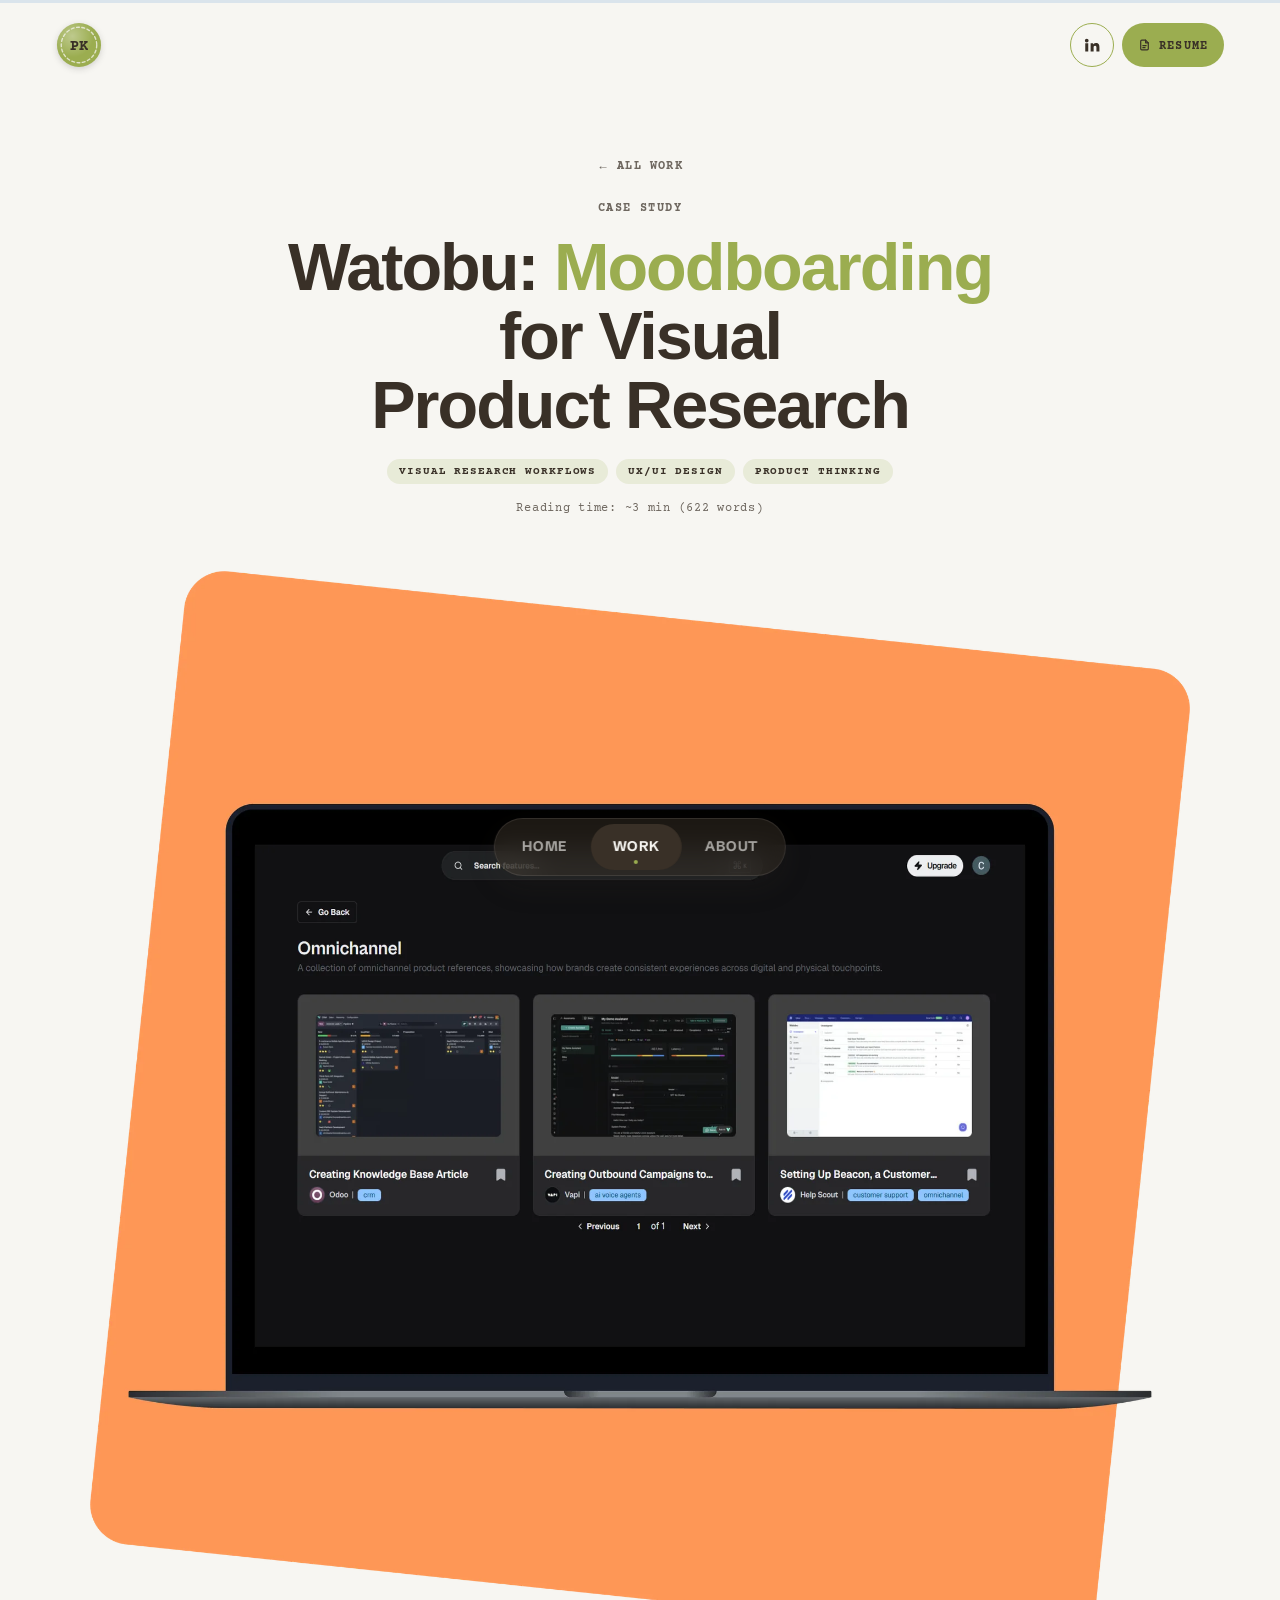
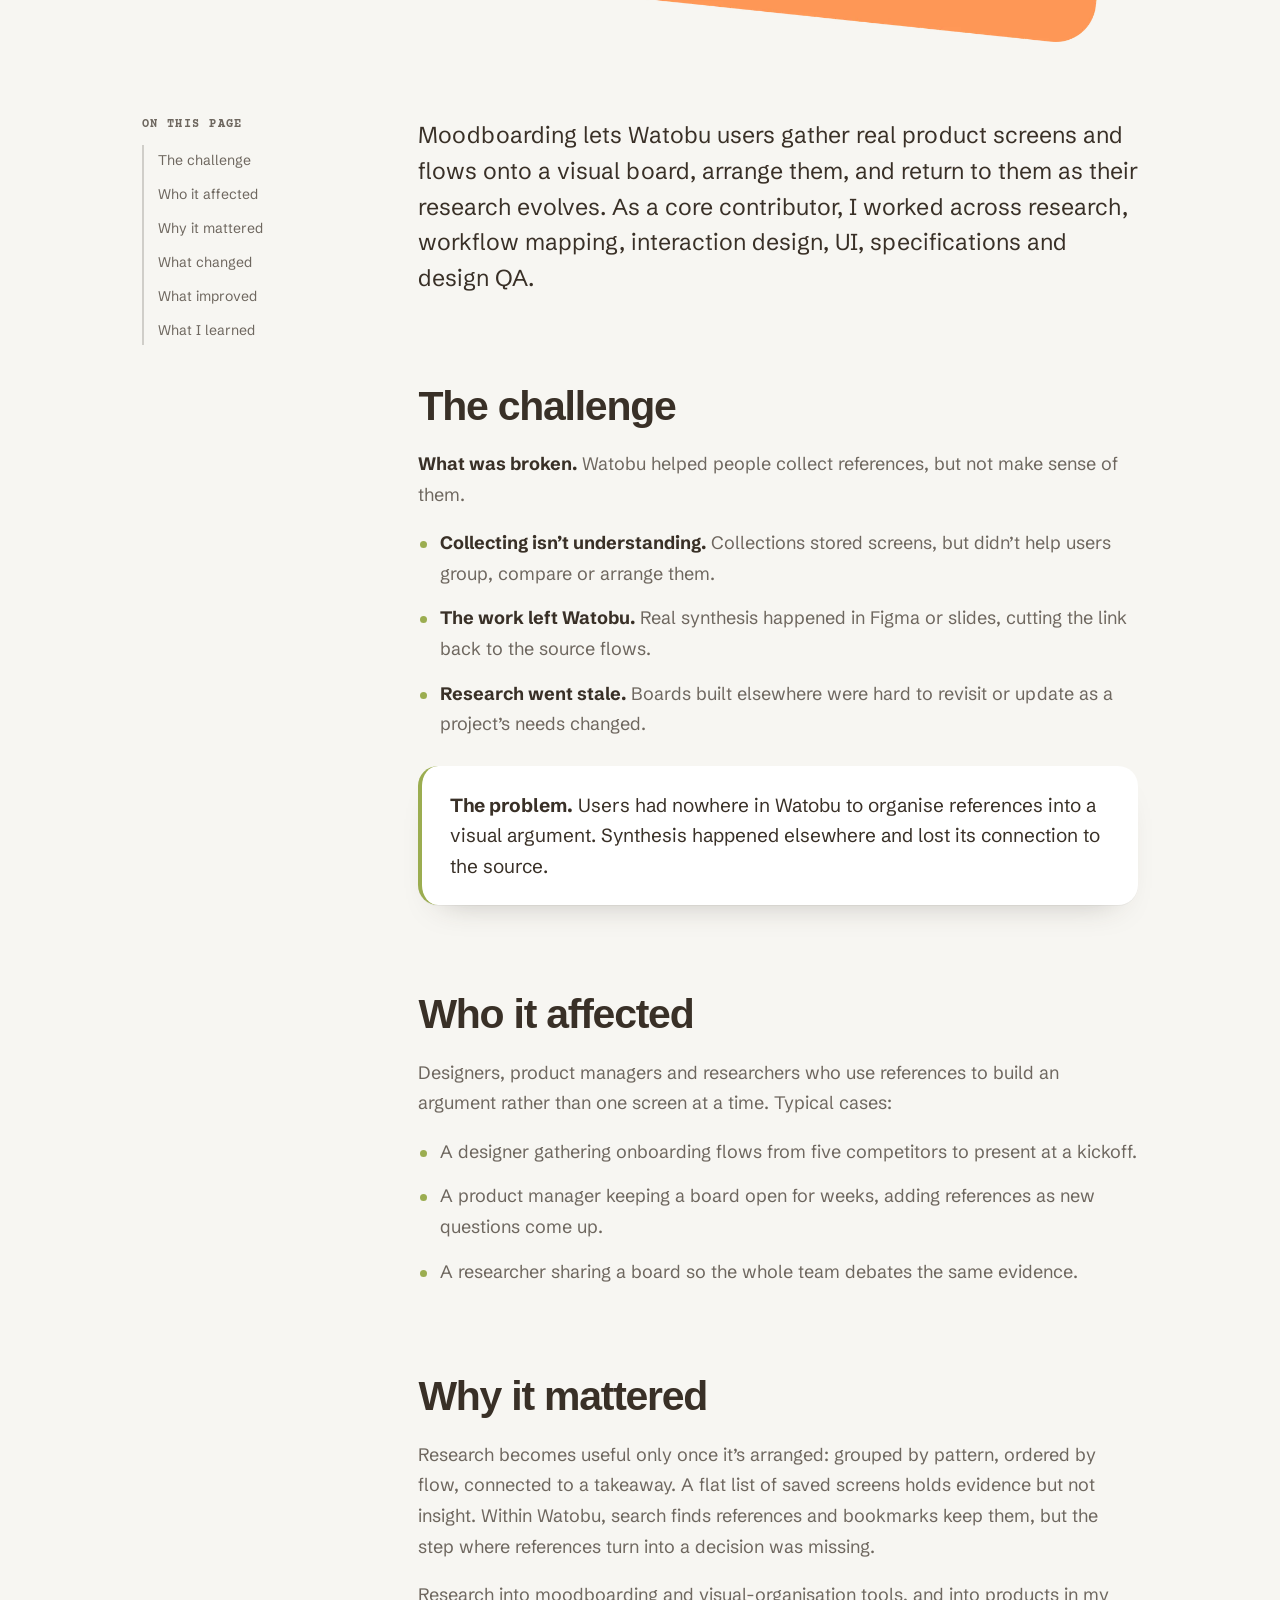
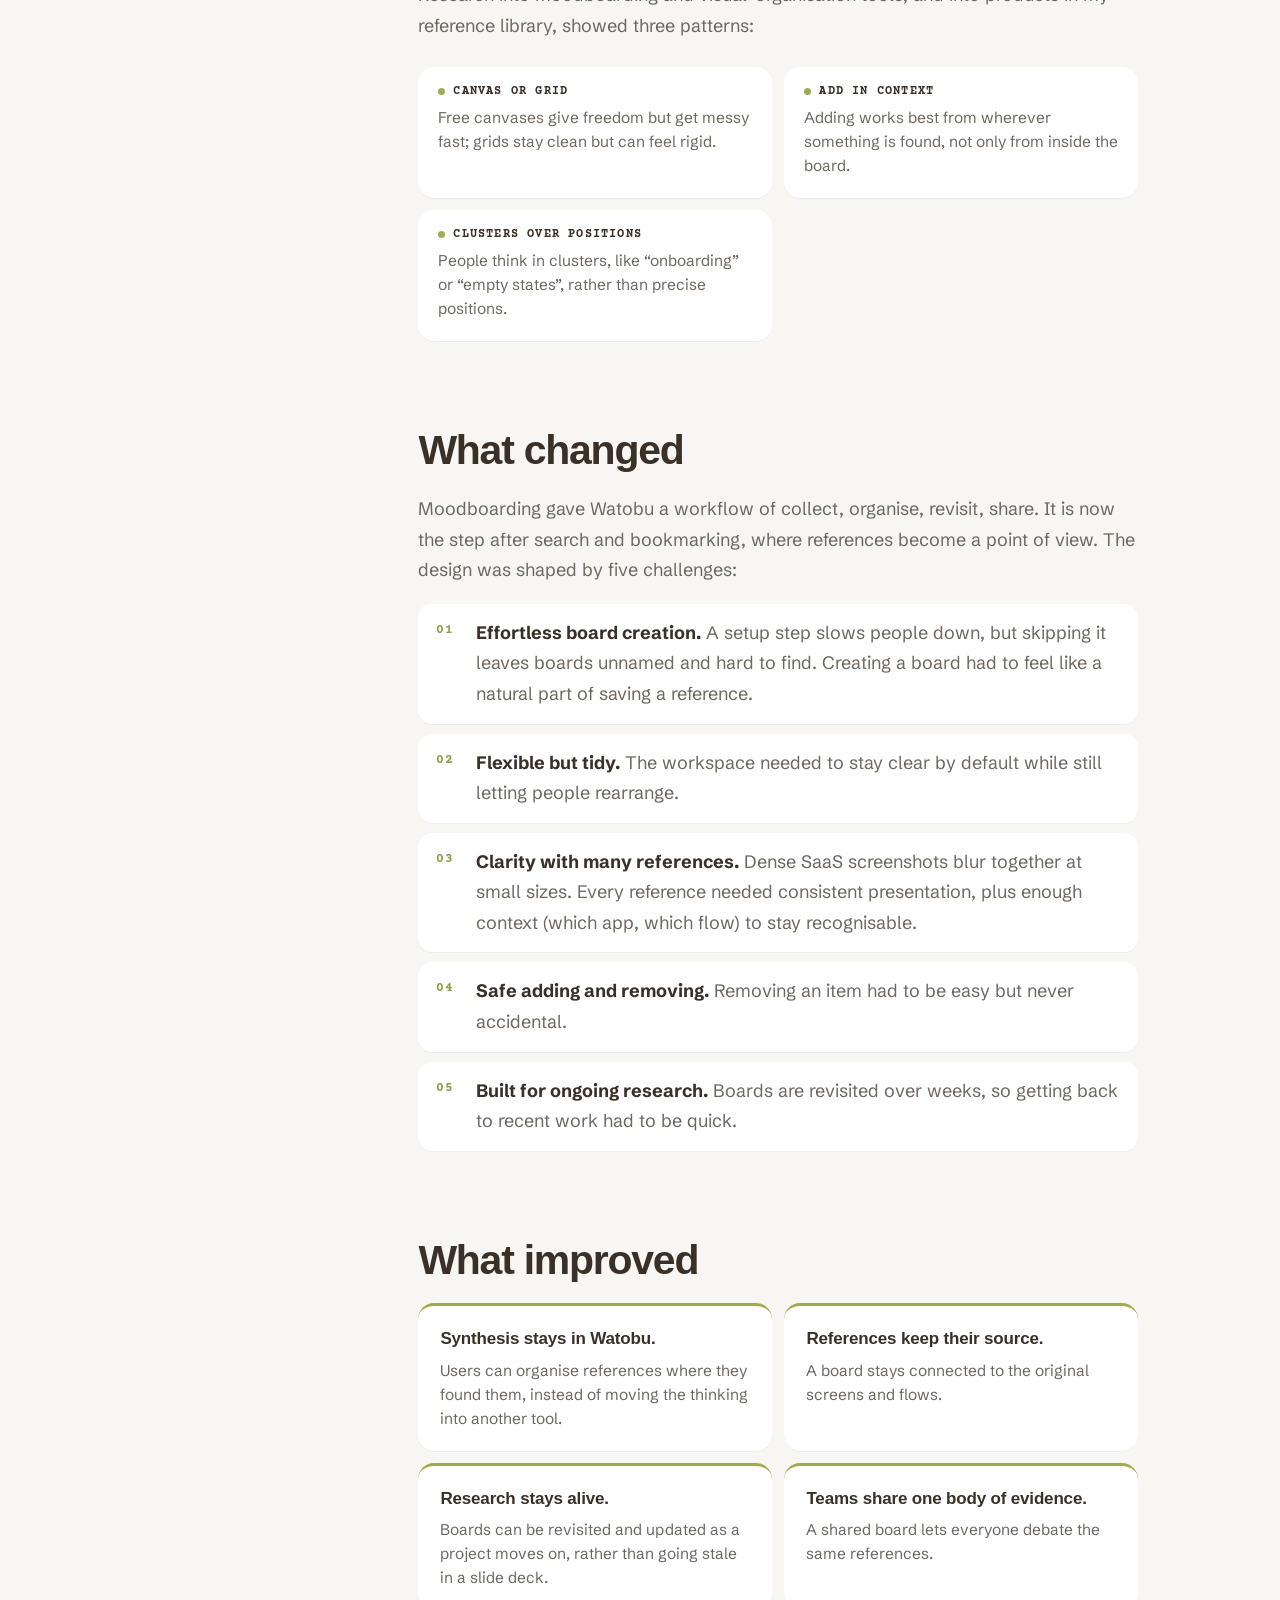
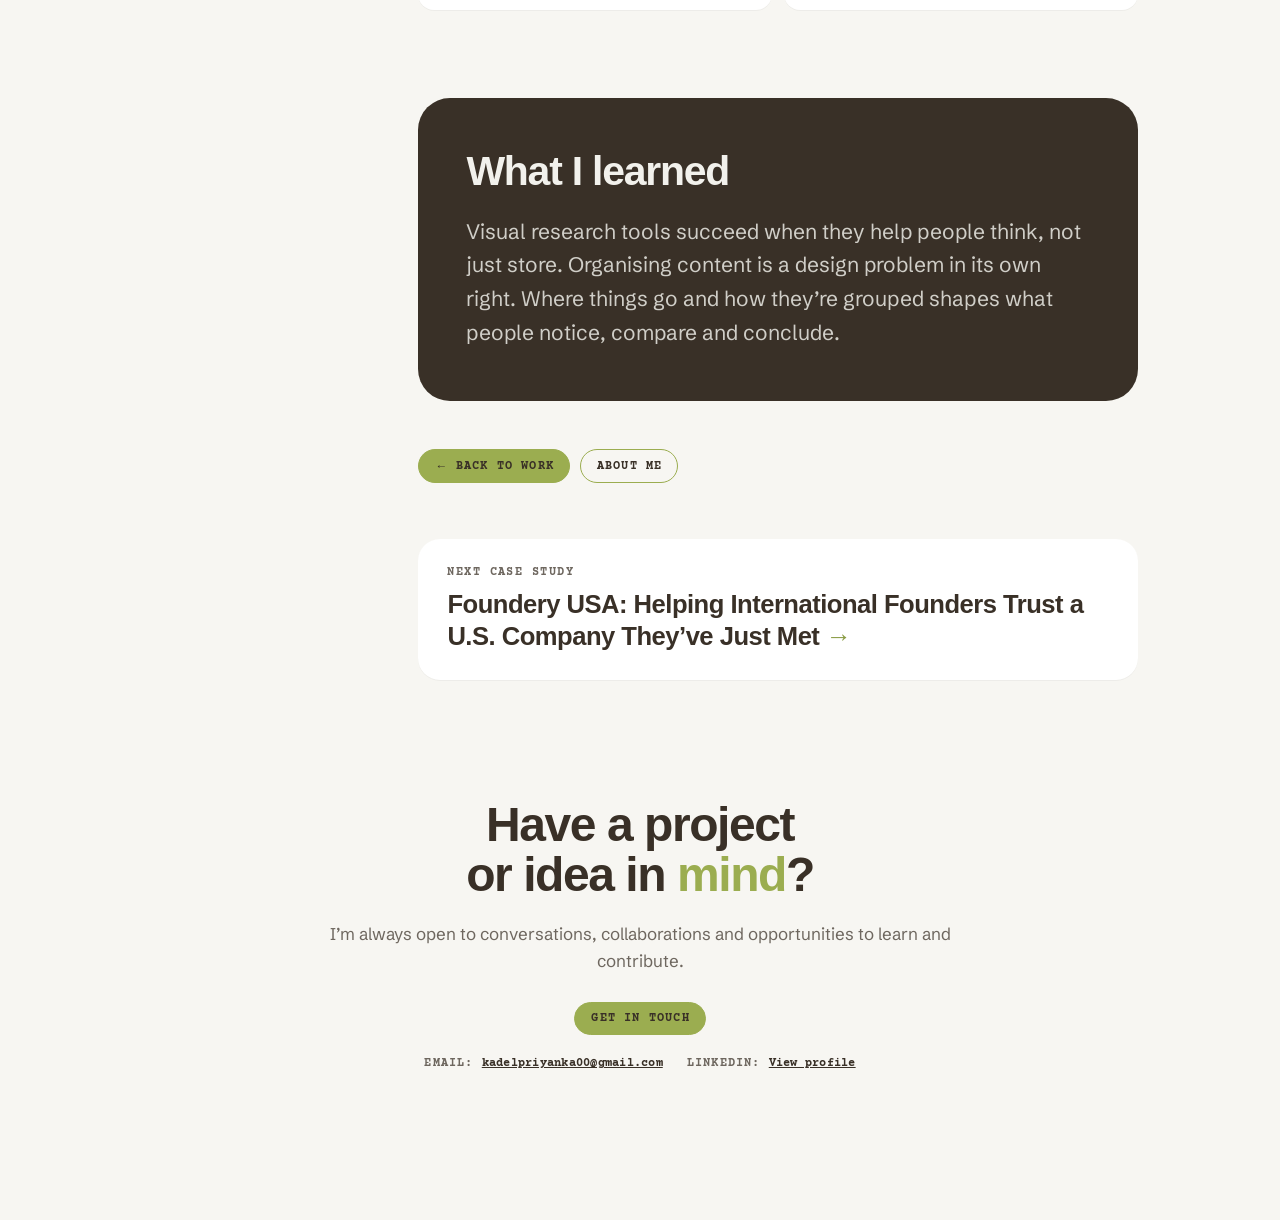
<file: work/watobu-moodboarding.html>
<!doctype html>
<html lang="en">
<head>
<meta charset="utf-8">
<meta name="viewport" content="width=device-width, initial-scale=1, viewport-fit=cover">
<title>Watobu Moodboarding Case Study</title>
<meta name="description" content="Case study: designing moodboarding in Watobu so product teams can organise real product screens into visual research.">
<meta property="og:title" content="Watobu: Moodboarding for Visual Product Research">
<meta property="og:description" content="A UI/UX case study by Priyanka Kadel.">
<meta name="theme-color" content="#F7F6F2">
<link rel="icon" type="image/svg+xml" href="../assets/logo.svg">

<link rel="preconnect" href="https://fonts.googleapis.com">
<link rel="preconnect" href="https://fonts.gstatic.com" crossorigin>
<link rel="stylesheet" href="https://fonts.googleapis.com/css2?family=Caveat:wght@500&family=Courier+Prime:wght@400;700&family=Schibsted+Grotesk:wght@400;500;700;800&display=swap">
<link rel="stylesheet" href="../styles.css">
</head>
<body class="case-page">

<div class="read-progress" aria-hidden="true"><span id="read-bar"></span></div>

<!-- ============ Top bar: logo mark + quick links ============ -->
<header class="topbar">
  <div class="topbar-inner">
    <a class="mark" href="../index.html" aria-label="Priyanka Kadel, back to home" title="Home">
      <svg viewBox="0 0 48 48" aria-hidden="true">
        <circle cx="24" cy="24" r="23" fill="#9BAD50"/>
        <circle cx="24" cy="24" r="23" fill="url(#markShine)"/>
        <g class="mark-ring"><circle cx="24" cy="24" r="18.5" fill="none" stroke="#F7F6F2" stroke-opacity=".75" stroke-width="1.4" stroke-dasharray="3 2.6" stroke-linecap="round"/></g>
        <text x="24" y="29.5" text-anchor="middle" font-family="'Courier Prime', 'Courier New', monospace" font-weight="700" font-size="15.5" letter-spacing="-.5" fill="#393027">PK</text>
        <defs>
          <radialGradient id="markShine" cx=".35" cy=".3" r=".8">
            <stop offset="0" stop-color="#fff" stop-opacity=".35"/>
            <stop offset=".6" stop-color="#fff" stop-opacity="0"/>
          </radialGradient>
        </defs>
      </svg>
    </a>
    <div class="quick" id="quick">
      <a class="q-in" id="q-linkedin" href="#" target="_blank" rel="noopener" aria-label="Priyanka on LinkedIn" title="LinkedIn">
        <svg viewBox="0 0 24 24" fill="currentColor" aria-hidden="true"><path d="M4.98 3.5a2.5 2.5 0 1 1 0 5 2.5 2.5 0 0 1 0-5ZM3 9.75h4v11H3v-11Zm6.5 0h3.8v1.5h.06c.53-.95 1.83-1.95 3.77-1.95 4.03 0 4.77 2.5 4.77 5.76v5.69h-4v-5.04c0-1.2-.02-2.75-1.73-2.75-1.74 0-2 1.31-2 2.66v5.13h-4v-11Z"/></svg>
      </a>
      <a class="q-cv" id="q-resume" href="../assets/resume.pdf" target="_blank" rel="noopener" aria-label="View resume (opens in a new tab)" title="View resume">
        <svg viewBox="0 0 24 24" fill="none" stroke="currentColor" stroke-width="2.2" stroke-linecap="round" stroke-linejoin="round" aria-hidden="true"><path d="M14 3H7a2 2 0 0 0-2 2v14a2 2 0 0 0 2 2h10a2 2 0 0 0 2-2V8z"/><path d="M14 3v5h5M9 13h6M9 17h4"/></svg>
        <span class="q-label">Resume</span>
      </a>
      <span class="toast" id="toast" role="status" hidden></span>
    </div>
  </div>
</header>

<main class="case">

  <!-- ============ Hero ============ -->
  <header class="case-hero">
    <a class="back-link" href="../index.html#work"><span class="arr" aria-hidden="true">←</span> All work</a>
    <p class="eyebrow">Case study</p>
    <h1 class="case-title">Watobu: <em>Moodboarding</em> for Visual Product Research</h1>
    <ul class="tags" aria-label="Project type">
      <li>Visual research workflows</li>
      <li>UX/UI design</li>
      <li>Product thinking</li>
    </ul>
    <p class="case-read">Reading time: ~3 min (622 words)</p>
  </header>

  <figure class="case-cover">
    <img src="../assets/work/watobu-moodboarding-cover.webp" width="2000" height="1947" decoding="async" fetchpriority="high"
         alt="A laptop showing Watobu’s Omnichannel collection: product flow cards from Odoo, Vapi and Help Scout, set on a tilted orange tile">
  </figure>

  <div class="case-layout">
    <nav class="case-toc" aria-label="On this page">
      <p class="eyebrow">On this page</p>
      <ol>
        <li><a href="#challenge">The challenge</a></li>
        <li><a href="#who">Who it affected</a></li>
        <li><a href="#why">Why it mattered</a></li>
        <li><a href="#changed">What changed</a></li>
        <li><a href="#improved">What improved</a></li>
        <li><a href="#learned">What I learned</a></li>
      </ol>
    </nav>

    <article class="case-body">
      <p class="case-lead">Moodboarding lets Watobu users gather real product screens and flows onto a visual board, arrange them, and return to them as their research evolves. As a core contributor, I worked across research, workflow mapping, interaction design, UI, specifications and design QA.</p>

      <section id="challenge" class="reveal">
        <h2>The challenge</h2>
        <p><strong>What was broken.</strong> Watobu helped people collect references, but not make sense of them.</p>
        <ul class="points">
          <li><strong>Collecting isn’t understanding.</strong> Collections stored screens, but didn’t help users group, compare or arrange them.</li>
          <li><strong>The work left Watobu.</strong> Real synthesis happened in Figma or slides, cutting the link back to the source flows.</li>
          <li><strong>Research went stale.</strong> Boards built elsewhere were hard to revisit or update as a project’s needs changed.</li>
        </ul>
        <div class="callout"><p><strong>The problem.</strong> Users had nowhere in Watobu to organise references into a visual argument. Synthesis happened elsewhere and lost its connection to the source.</p></div>
      </section>

      <section id="who" class="reveal">
        <h2>Who it affected</h2>
        <p>Designers, product managers and researchers who use references to build an argument rather than one screen at a time. Typical cases:</p>
        <ul class="points">
          <li>A designer gathering onboarding flows from five competitors to present at a kickoff.</li>
          <li>A product manager keeping a board open for weeks, adding references as new questions come up.</li>
          <li>A researcher sharing a board so the whole team debates the same evidence.</li>
        </ul>
      </section>

      <section id="why" class="reveal">
        <h2>Why it mattered</h2>
        <p>Research becomes useful only once it’s arranged: grouped by pattern, ordered by flow, connected to a takeaway. A flat list of saved screens holds evidence but not insight. Within Watobu, search finds references and bookmarks keep them, but the step where references turn into a decision was missing.</p>
        <p>Research into moodboarding and visual-organisation tools, and into products in my reference library, showed three patterns:</p>
        <dl class="dims">
          <div><dt>Canvas or grid</dt><dd>Free canvases give freedom but get messy fast; grids stay clean but can feel rigid.</dd></div>
          <div><dt>Add in context</dt><dd>Adding works best from wherever something is found, not only from inside the board.</dd></div>
          <div><dt>Clusters over positions</dt><dd>People think in clusters, like “onboarding” or “empty states”, rather than precise positions.</dd></div>
        </dl>
      </section>

      <section id="changed" class="reveal">
        <h2>What changed</h2>
        <p>Moodboarding gave Watobu a workflow of collect, organise, revisit, share. It is now the step after search and bookmarking, where references become a point of view. The design was shaped by five challenges:</p>
        <ol class="steps">
          <li><strong>Effortless board creation.</strong> A setup step slows people down, but skipping it leaves boards unnamed and hard to find. Creating a board had to feel like a natural part of saving a reference.</li>
          <li><strong>Flexible but tidy.</strong> The workspace needed to stay clear by default while still letting people rearrange.</li>
          <li><strong>Clarity with many references.</strong> Dense SaaS screenshots blur together at small sizes. Every reference needed consistent presentation, plus enough context (which app, which flow) to stay recognisable.</li>
          <li><strong>Safe adding and removing.</strong> Removing an item had to be easy but never accidental.</li>
          <li><strong>Built for ongoing research.</strong> Boards are revisited over weeks, so getting back to recent work had to be quick.</li>
        </ol>
      </section>

      <section id="improved" class="reveal">
        <h2>What improved</h2>
        <ul class="outcomes">
          <li><strong>Synthesis stays in Watobu.</strong> Users can organise references where they found them, instead of moving the thinking into another tool.</li>
          <li><strong>References keep their source.</strong> A board stays connected to the original screens and flows.</li>
          <li><strong>Research stays alive.</strong> Boards can be revisited and updated as a project moves on, rather than going stale in a slide deck.</li>
          <li><strong>Teams share one body of evidence.</strong> A shared board lets everyone debate the same references.</li>
        </ul>
      </section>

      <section id="learned" class="learned reveal">
        <h2>What I learned</h2>
        <p>Visual research tools succeed when they help people think, not just store. Organising content is a design problem in its own right. Where things go and how they’re grouped shapes what people notice, compare and conclude.</p>
      </section>

      <div class="case-end">
        <a class="btn primary" href="../index.html#work"><span class="arr" aria-hidden="true">←</span>&nbsp;Back to work</a>
        <a class="btn secondary" href="../index.html#about">About me</a>
      </div>
      <a class="case-next" href="foundery-usa.html">
        <span class="eyebrow">Next case study</span>
        <span class="case-next-title">Foundery USA: Helping International Founders Trust a U.S. Company They’ve Just Met <span class="arr" aria-hidden="true">→</span></span>
      </a>
    </article>
  </div>

  <section class="contact" aria-labelledby="contact-title">
    <h2 id="contact-title">Have a project or idea in <em>mind</em>?</h2>
    <p class="wip-text">I’m always open to conversations, collaborations and opportunities to learn and contribute.</p>
    <div class="actions">
      <a class="btn primary" href="#" data-contact>Get in touch</a>
    </div>
    <p class="contact-details" hidden>
      <span id="contact-email" hidden>Email: <a></a></span>
      <span id="contact-linkedin" hidden>LinkedIn: <a target="_blank" rel="noopener">View profile</a></span>
    </p>
  </section>
</main>

<!-- ============ Floating bottom nav ============ -->
<nav class="nav" id="nav" aria-label="Main">
  <span class="nav-hi" aria-hidden="true"></span>
  <a href="../index.html" data-page="home">Home</a>
  <a href="../index.html#work" data-page="work" aria-current="page">Work</a>
  <a href="../index.html#about" data-page="about">About</a>
</nav>

<script type="module" src="../js/case.js"></script>
</body>
</html>
</file>
<file: styles.css>
/* =========================================================
   Pragyan Kadel — portfolio
   Warm editorial palette, mono labels, one hanging 3D pass.
   ========================================================= */

:root {
  --bg: #F7F6F2;
  --ink: #393027;
  --muted: #6E675F;
  --accent: #9BAD50;
  --accent-deep: #8A9C45;
  --sky: #B6CFE4;
  --paper: #F2F1EC;
  --card: #FFFFFF;
  --line: rgba(57, 48, 39, 0.2);

  --display: "Schibsted Grotesk", "Helvetica Neue", Helvetica, Arial, sans-serif;
  --head: Arial, "Helvetica Neue", Helvetica, sans-serif;
  --mono: "Courier Prime", "Courier New", Courier, monospace;
  --hand: "Caveat", "Segoe Print", "Bradley Hand", cursive;

  --maxw: 1120px;
  --wide: 1400px;
  --gutter: 56px;
  color-scheme: light;
}

*, *::before, *::after { box-sizing: border-box; }
html, body { margin: 0; }
html { -webkit-text-size-adjust: 100%; }
body {
  background: var(--bg);
  color: var(--ink);
  font-family: var(--display);
  -webkit-font-smoothing: antialiased;
  min-height: 100vh;
}
html { scroll-behavior: smooth; overflow-anchor: none; }
img, svg { max-width: 100%; }
[hidden] { display: none !important; }
a { color: inherit; }

.sr {
  position: absolute; width: 1px; height: 1px; overflow: hidden;
  clip: rect(0 0 0 0); white-space: nowrap;
}

/* ---------- Shared: labels & buttons ---------- */
.eyebrow {
  margin: 0 0 18px;
  font-family: var(--mono); font-size: 12px; font-weight: 700;
  letter-spacing: 0.12em; text-transform: uppercase; color: var(--muted);
}

.actions { display: flex; align-items: center; gap: 10px; flex-wrap: wrap; }
.btn {
  display: inline-flex; align-items: center;
  padding: 9px calc(16px - 0.1em) 9px 16px; border-radius: 999px;
  border: 1.5px solid var(--accent);
  font-family: var(--mono); font-weight: 700; font-size: 12px;
  letter-spacing: 0.1em; text-transform: uppercase; text-decoration: none;
  color: var(--ink);
  transition: background .2s ease, transform .2s ease, box-shadow .2s ease;
}
.btn.primary { background: var(--accent); }
.btn.secondary { background: transparent; }
.btn:hover { background: var(--accent); transform: translateY(-1px); box-shadow: 0 6px 14px -8px rgba(57, 48, 39, .45); }
.btn:active { transform: translateY(0); box-shadow: none; }
.btn:focus-visible { outline: 2px solid var(--ink); outline-offset: 3px; }

/* ---------- Top bar ---------- */
.topbar {
  position: absolute; z-index: 41; top: 0; left: 0; right: 0;
  pointer-events: none;
  padding-top: env(safe-area-inset-top, 0px);
}
.topbar-inner {
  max-width: calc(var(--wide) + var(--gutter) * 2);
  margin-inline: auto;
  padding: 22px var(--gutter);
  display: flex; align-items: center; justify-content: space-between;
}
.topbar a { pointer-events: auto; }

.mark {
  display: inline-flex; width: 46px; height: 46px; border-radius: 50%;
  filter: drop-shadow(0 2px 3px rgba(18, 18, 18, 0.16));
  transition: transform .25s ease;
}
.mark svg { width: 100%; height: 100%; display: block; }
.mark .mark-ring { transform-origin: 24px 24px; animation: spin 9s linear infinite paused; }
.mark:hover .mark-ring, .mark:focus-visible .mark-ring { animation-play-state: running; }
.mark:hover { transform: rotate(-8deg) scale(1.04); }
.mark:active { transform: scale(0.92); }
.mark:focus-visible { outline: 2px solid var(--ink); outline-offset: 3px; }
@keyframes spin { to { transform: rotate(360deg); } }

.quick { position: relative; display: flex; align-items: center; gap: 8px; }
.quick a {
  display: inline-flex; align-items: center; justify-content: center; gap: 8px;
  height: 44px; border-radius: 999px; text-decoration: none;
  transition: transform .2s ease, background .2s ease;
}
.quick a:hover { transform: translateY(-1px); }
.quick a:focus-visible { outline: 2px solid var(--ink); outline-offset: 3px; }
.q-in { width: 44px; background: var(--bg); color: var(--ink); border: 1.5px solid var(--accent); }
.q-in:hover { background: var(--accent); }
.q-in svg { width: 18px; height: 18px; }
.q-cv {
  padding: 0 17px 0 16px; background: var(--accent); color: var(--ink);
  font-family: var(--mono); font-weight: 700; font-size: 12px;
  letter-spacing: 0.1em; text-transform: uppercase;
}
.q-cv:hover { background: var(--accent-deep); }
.q-cv { gap: 7px; }
.q-cv svg { width: 13px; height: 13px; flex: none; transform: translateY(-0.5px); }
/* letter-spacing also adds space after the last letter; pull it back so the label sits centred */
.q-cv .q-label { margin-right: -0.1em; transform: translateY(0.5px); }
.toast {
  position: absolute; top: calc(100% + 8px); right: 0; white-space: nowrap;
  background: var(--ink); color: var(--bg);
  font-family: var(--mono); font-size: 11px; letter-spacing: 0.08em; text-transform: uppercase;
  padding: 7px 12px; border-radius: 8px;
  animation: toastIn .25s ease both;
}
@keyframes toastIn { from { opacity: 0; transform: translateY(-4px); } }

/* ---------- Views ---------- */
.view { scroll-margin-top: 0; }
@keyframes viewIn { from { opacity: 0; transform: translateY(10px); } }

/* =========================================================
   HOME
   ========================================================= */
.hero { position: relative; height: 100vh; height: 100svh; min-height: 560px; animation: none; }
.hero .copy { animation: viewIn .6s cubic-bezier(.2, .8, .2, 1) both; }
#stage {
  position: absolute; inset: 0; width: 100%; height: 100%; display: block;
  touch-action: pan-y; outline: none;
  opacity: 0; transition: opacity .6s ease;
}
#stage.ready { opacity: 1; }

.overlay {
  position: absolute; inset: 0; pointer-events: none;
  display: flex; align-items: center;
  padding-top: 40px;
}
.overlay a { pointer-events: auto; }
.copy-wrap {
  width: 100%;
  max-width: calc(var(--wide) + var(--gutter) * 2);
  margin-inline: auto;
  padding-inline: var(--gutter);
}
.copy { width: min(560px, 46vw); display: grid; gap: 18px; }

h1 {
  margin: 0;
  font-family: var(--head); font-weight: 700;
  font-size: clamp(38px, 3.6vw, 56px);
  line-height: 1.06; letter-spacing: -0.03em;
  max-width: 10.6em;
  text-wrap: balance;
}
h1 .nb { white-space: nowrap; }
/* the longest word reserves the width so nothing reflows while typing */
h1 .rot-wrap { display: inline-grid; color: var(--accent); }
h1 .rot-wrap > * { grid-area: 1 / 1; }
h1 .ghost { visibility: hidden; }
h1 .caret {
  display: inline-block; width: 0.065em; height: 0.92em; margin-left: 0.05em;
  vertical-align: -0.1em; background: var(--accent);
}
h1 .caret.idle { animation: caret 1s steps(1) infinite; }
@keyframes caret { 50% { opacity: 0; } }

.lede { margin: 0; color: var(--muted); font-size: clamp(16px, 1.3vw, 19px); line-height: 1.5; max-width: 40ch; }

.hint {
  display: inline-flex; align-items: center; gap: 8px; justify-self: start; margin-top: 6px;
  font-family: var(--mono); font-size: 12px; letter-spacing: 0.08em; text-transform: uppercase; color: var(--muted);
  border-radius: 6px; transition: color .2s ease;
}
.hint i { width: 6px; height: 6px; border-radius: 50%; background: var(--ink); animation: blink 2.4s ease-in-out infinite; }
@keyframes blink { 50% { opacity: .25; } }
/* keyboard focus on the 3D pass is shown on the hint */
#stage:focus-visible ~ .overlay .hint { color: var(--ink); outline: 2px solid var(--ink); outline-offset: 6px; }

/* =========================================================
   Bottom nav
   ========================================================= */
.nav {
  position: fixed; z-index: 40; left: 50%; transform: translateX(-50%);
  bottom: calc(24px + env(safe-area-inset-bottom, 0px));
  display: flex; gap: 2px; padding: 6px;
  border-radius: 999px;
  background: rgba(57, 48, 39, 0.5);
  -webkit-backdrop-filter: blur(14px) saturate(1.3);
  backdrop-filter: blur(14px) saturate(1.3);
  box-shadow: 0 10px 30px rgba(57, 48, 39, 0.16), inset 0 0 0 1px rgba(247, 246, 242, 0.1);
}
.nav-hi {
  position: absolute; top: 6px; bottom: 6px; left: 0; width: 0;
  border-radius: 999px; background: var(--ink); pointer-events: none;
  transition: transform .38s cubic-bezier(.3, 1.4, .5, 1), width .38s cubic-bezier(.3, 1.4, .5, 1);
}
.nav a {
  position: relative; z-index: 1; display: block;
  padding: 13px 22px 15px; border-radius: 999px;
  font-family: var(--display); font-weight: 700; font-size: 14px;
  letter-spacing: 0.03em; text-transform: uppercase; text-decoration: none;
  color: rgba(247, 246, 242, 0.62);
  transition: color .2s ease;
}
.nav a:hover, .nav a.lit, .nav a[aria-current="page"] { color: #F7F6F2; }
.nav a[aria-current="page"]::after {
  content: ""; position: absolute; left: 50%; bottom: 6px;
  width: 4px; height: 4px; margin-left: -2px; border-radius: 50%; background: var(--accent);
}
.nav a:focus-visible { outline: 2px solid #F7F6F2; outline-offset: -4px; }

/* =========================================================
   WORK
   ========================================================= */
.work {
  max-width: calc(var(--wide) + var(--gutter) * 2); margin-inline: auto;
  padding: clamp(90px, 11vw, 140px) var(--gutter) clamp(60px, 8vw, 100px);
}
.work-head { text-align: center; margin-bottom: clamp(36px, 5vw, 64px); }
.work-head h2, .case-title, .case-body h2, .contact h2 {
  margin: 0; font-family: var(--head); font-weight: 700;
  letter-spacing: -0.03em; line-height: 1.04; text-wrap: balance;
}
.work-head h2 { font-size: clamp(36px, 5vw, 64px); }
.case-info h3 em, .about h2 em, .case-title em, .contact h2 em { font-style: normal; color: var(--accent); }

/* Case-study cards: tilted tile thumbnail, title, tags */
.case-grid {
  display: grid; grid-template-columns: repeat(2, minmax(0, 1fr));
  gap: clamp(40px, 5vw, 72px) clamp(24px, 4vw, 56px);
  max-width: 1180px; margin-inline: auto;
}
.case-link { display: grid; gap: 22px; text-decoration: none; color: inherit; border-radius: 20px; }
.case-link:focus-visible { outline: 2px solid var(--ink); outline-offset: 8px; }
.case-thumb { position: relative; aspect-ratio: 1 / 1; }
.case-thumb img {
  display: block; width: 100%; height: 100%; object-fit: contain;
  transition: transform .6s cubic-bezier(.2, .8, .2, 1), filter .6s ease;
  filter: drop-shadow(0 18px 28px rgba(57, 48, 39, 0.10));
}
.case-link:hover .case-thumb img, .case-link:focus-visible .case-thumb img {
  transform: rotate(-1.5deg) scale(1.025);
  filter: drop-shadow(0 26px 36px rgba(57, 48, 39, 0.16));
}
.case-info { display: grid; gap: 12px; justify-items: start; }
.case-info h3 {
  margin: 0; font-family: var(--head); font-weight: 700;
  font-size: clamp(22px, 2vw, 28px); line-height: 1.15; letter-spacing: -0.02em; text-wrap: balance;
}
.tags { list-style: none; margin: 0; padding: 0; display: flex; flex-wrap: wrap; gap: 8px; }
.tags li {
  padding: 6px 12px; border-radius: 999px; background: rgba(155, 173, 80, 0.16);
  font-family: var(--mono); font-size: 11px; font-weight: 700; letter-spacing: 0.08em; text-transform: uppercase; color: var(--ink);
}
/* Courier Prime has no arrow glyphs */
.arr { font-family: Arial, "Segoe UI Symbol", sans-serif; font-weight: 700; letter-spacing: 0; }
.case-read { margin: 0; font-family: var(--mono); font-size: 12px; letter-spacing: 0.06em; color: var(--muted); }
.case-cta {
  display: inline-flex; gap: 8px; align-items: center; margin-top: 4px;
  font-family: var(--mono); font-size: 12px; font-weight: 700; letter-spacing: 0.1em; text-transform: uppercase;
  border-bottom: 1.5px solid var(--accent); padding-bottom: 3px;
}
.case-cta span { transition: transform .25s ease; }
.case-link:hover .case-cta span { transform: translateX(4px); }

/* placeholder card while more studies are written */
.soon-thumb { display: grid; place-items: center; }
.soon-tile {
  position: absolute; inset: 9% 8%; border-radius: 6%;
  background: rgba(182, 207, 228, 0.55); transform: rotate(-4deg);
}
.soon-inner { position: relative; display: grid; justify-items: center; width: 62%; }
.soon-inner .wip-bar { margin-top: 0; }
.case-soon .case-read { font-family: var(--display); font-size: 16px; letter-spacing: 0; }

.wip-text { margin: 20px 0 0; font-size: 17px; line-height: 1.6; color: var(--muted); }
.wip-bar {
  margin-top: 36px; width: min(360px, 100%); height: 14px;
  border-radius: 999px; background: var(--sky); overflow: hidden;
}
.wip-bar span {
  display: block; height: 100%; width: 70%; border-radius: 999px;
  background: repeating-linear-gradient(-45deg, var(--accent) 0 10px, var(--accent-deep) 10px 20px);
  background-size: 28px 28px;
  animation: stripes 1.2s linear infinite, breathe 3.2s ease-in-out infinite;
}
@keyframes stripes { to { background-position: 28px 0; } }
@keyframes breathe { 0%, 100% { width: 66%; } 50% { width: 74%; } }
.wip-label {
  display: inline-flex; align-items: center; gap: 8px; margin: 14px 0 0;
  font-family: var(--mono); font-size: 12px; font-weight: 700; letter-spacing: 0.12em; text-transform: uppercase; color: var(--muted);
}
.wip-label i { width: 6px; height: 6px; border-radius: 50%; background: var(--accent); animation: blink 2.4s ease-in-out infinite; }

/* =========================================================
   ABOUT
   ========================================================= */
.about {
  max-width: calc(var(--maxw) + var(--gutter) * 2);
  margin-inline: auto;
  padding: 0 var(--gutter) 150px;
}
.about-intro {
  display: grid; grid-template-columns: minmax(0, 1.2fr) minmax(0, 1fr);
  gap: clamp(32px, 6vw, 88px); align-items: center;
  padding-top: clamp(64px, 9vw, 110px);
}
.about h2 { margin: 0; font-family: var(--head); font-weight: 700; letter-spacing: -0.03em; line-height: 1.06; text-wrap: balance; }
.about-intro h2 { font-size: clamp(34px, 4.2vw, 54px); }
.about-body { display: grid; gap: 16px; margin-top: 28px; max-width: 58ch; }
.about-body p { margin: 0; font-size: 17px; line-height: 1.6; color: var(--muted); }
.about-body p.vow {
  margin-top: 6px; font-family: var(--head); font-weight: 700;
  font-size: clamp(20px, 2vw, 24px); line-height: 1.45; letter-spacing: -0.01em; color: var(--ink);
}
.about-body p.vow span {
  background: linear-gradient(transparent 52%, var(--sky) 52%, var(--sky) 92%, transparent 92%);
  padding: 0 2px;
  -webkit-box-decoration-break: clone; box-decoration-break: clone;
}
.about .actions { margin-top: 28px; }

/* Polaroid with binder clip */
.pola { margin: 0; justify-self: center; width: min(420px, 100%); }
.pola-tilt {
  position: relative; padding-top: 44px;
  transform: rotate(2.5deg); transform-origin: 50% 8%;
  transition: transform .45s cubic-bezier(.2, .8, .2, 1);
}
.pola:hover .pola-tilt { transform: rotate(0deg) translateY(-6px); }
.pola-clip {
  position: absolute; z-index: 2; top: 0; left: 50%; width: 104px; transform: translateX(-50%);
  filter: drop-shadow(0 3px 3px rgba(18, 18, 18, 0.3));
}
.pola-card {
  background: var(--card); border-radius: 6px;
  padding: 16px 16px 0;
  box-shadow: 0 1px 0 rgba(18, 18, 18, 0.05), 0 22px 40px -18px rgba(18, 18, 18, 0.35);
  transition: box-shadow .45s ease;
}
.pola:hover .pola-card { box-shadow: 0 1px 0 rgba(18, 18, 18, 0.05), 0 34px 50px -20px rgba(18, 18, 18, 0.38); }
.pola-photo-wrap {
  aspect-ratio: 1 / 1; border-radius: 2px; overflow: hidden;
  background:
    radial-gradient(circle at 50% 38%, rgba(57, 48, 39, .14) 0 17%, transparent 17.5%),
    radial-gradient(ellipse 34% 30% at 50% 88%, rgba(57, 48, 39, .14) 0 99%, transparent 100%),
    linear-gradient(160deg, #E4ECF3, #CFDCE8);
}
.pola-photo { display: block; width: 100%; height: 100%; object-fit: cover; }
.pola-photo.missing { visibility: hidden; }
.pola figcaption {
  font-family: var(--hand); font-size: 30px; line-height: 1.1; color: var(--ink);
  text-align: center; padding: 18px 0 26px;
}

/* Journey timeline */
.journey {
  margin-top: clamp(72px, 10vw, 120px);
  background: var(--ink); color: var(--paper);
  border-radius: clamp(24px, 3vw, 36px);
  padding: clamp(48px, 7vw, 80px) clamp(18px, 4vw, 48px) clamp(56px, 7vw, 88px);
}
.journey h2 { text-align: center; font-size: clamp(32px, 4vw, 48px); color: var(--paper); }
.journey .lede-sm {
  text-align: center; margin: 12px auto 0;
  font-family: var(--mono); font-size: 12px; font-weight: 700; letter-spacing: 0.12em; text-transform: uppercase;
  color: rgba(242, 241, 236, 0.5);
}
.tl {
  list-style: none; margin: clamp(40px, 6vw, 64px) 0 0; padding: 0;
  position: relative; display: grid; gap: clamp(40px, 6vw, 64px);
}
.tl-line, .tl-fill { position: absolute; left: 50%; width: 2px; margin-left: -1px; top: 0; border-radius: 2px; }
.tl-line { bottom: 0; background: rgba(242, 241, 236, 0.12); }
.tl-fill { height: 0; background: var(--accent); box-shadow: 0 0 14px rgba(155, 173, 80, 0.5); }
.tl-item { position: relative; display: grid; grid-template-columns: minmax(0, 1fr) 120px minmax(0, 1fr); align-items: center; }
.tl-year {
  grid-column: 2; grid-row: 1; justify-self: center; position: relative; z-index: 1;
  background: var(--ink); padding: 10px 4px;
  font-family: var(--head); font-weight: 700; font-size: clamp(22px, 2.4vw, 30px); letter-spacing: -0.02em;
  font-variant-numeric: tabular-nums;
  color: rgba(242, 241, 236, 0.22); transition: color .4s ease;
}
.tl-card {
  grid-row: 1;
  background: rgba(255, 255, 255, 0.055);
  border: 1px solid rgba(242, 241, 236, 0.12);
  border-radius: 16px; padding: 20px 22px 22px;
  opacity: 0.28; transform: translateY(18px);
  transition: opacity .6s ease, transform .6s cubic-bezier(.2, .8, .2, 1), background .25s ease, border-color .25s ease;
}
.tl-item.right .tl-card { grid-column: 3; }
.tl-item.left .tl-card { grid-column: 1; }
.tl-item.on .tl-year { color: var(--sky); }
.tl-item.on .tl-card { opacity: 1; transform: none; }
.tl-card:hover { background: rgba(255, 255, 255, 0.085); border-color: rgba(155, 173, 80, 0.55); }
.tl-card h3 { margin: 0; font-family: var(--head); font-size: 19px; letter-spacing: -0.01em; color: var(--paper); }
.tl-meta { margin-top: 6px; font-family: var(--mono); font-size: 11px; font-weight: 700; letter-spacing: 0.1em; text-transform: uppercase; color: var(--sky); opacity: 0.9; }
.tl-card p { margin: 12px 0 0; font-size: 14.5px; line-height: 1.55; color: rgba(242, 241, 236, 0.74); }
.tl-more {
  display: inline-flex; align-items: center; margin-top: 16px; padding: 9px 16px;
  border-radius: 999px; border: 1.5px solid var(--accent); text-decoration: none;
  font-family: var(--mono); font-size: 12px; font-weight: 700; letter-spacing: 0.1em; text-transform: uppercase;
  color: var(--paper); transition: background .2s ease, color .2s ease, transform .2s ease;
}
.tl-more:hover, .tl-more:focus-visible { background: var(--accent); color: var(--ink); transform: translateY(-1px); outline: none; }

.tl-year.long { font-size: clamp(16px, 1.6vw, 21px); white-space: nowrap; }

/* Contact (end of About) */
.contact { text-align: center; max-width: 640px; margin: clamp(80px, 10vw, 120px) auto 0; display: grid; justify-items: center; }
.contact h2 { font-size: clamp(32px, 4vw, 48px); }
.contact .actions { margin-top: 28px; justify-content: center; }
.contact-details {
  display: flex; flex-wrap: wrap; justify-content: center; gap: 8px 24px; margin: 22px 0 0;
  font-family: var(--mono); font-size: 12px; font-weight: 700; letter-spacing: 0.1em; text-transform: uppercase; color: var(--muted);
}
.contact-details a { color: var(--ink); text-transform: none; letter-spacing: 0.02em; }
.contact-details a:hover { color: var(--accent-deep); }

/* =========================================================
   CASE STUDY PAGE
   ========================================================= */
.read-progress { position: fixed; z-index: 50; top: 0; left: 0; right: 0; height: 3px; background: rgba(182, 207, 228, 0.45); }
.read-progress span { display: block; height: 100%; background: var(--accent); transform-origin: 0 50%; transform: scaleX(0); }

.case { max-width: calc(var(--wide) + var(--gutter) * 2); margin-inline: auto; padding: 0 var(--gutter) 150px; }
.case-hero {
  max-width: 900px; margin-inline: auto; text-align: center;
  padding-top: clamp(110px, 13vw, 160px);
  display: grid; justify-items: center; gap: 18px;
}
.case-hero .eyebrow { margin: 0; }
.back-link {
  justify-self: center; margin-bottom: 10px;
  font-family: var(--mono); font-size: 12px; font-weight: 700; letter-spacing: 0.1em; text-transform: uppercase;
  color: var(--muted); text-decoration: none; display: inline-flex; gap: 8px;
  transition: color .2s ease;
}
.back-link span { transition: transform .25s ease; }
.back-link:hover { color: var(--ink); }
.back-link:hover span { transform: translateX(-4px); }
.back-link:focus-visible { outline: 2px solid var(--ink); outline-offset: 4px; border-radius: 4px; }
.case-title { font-size: clamp(36px, 5.2vw, 68px); }
.case-hero .tags { justify-content: center; }

.case-cover { margin: clamp(32px, 5vw, 56px) auto 0; max-width: 1100px; }
.case-cover img { display: block; width: 100%; height: auto; }

.case-layout {
  display: grid; grid-template-columns: 200px minmax(0, 720px);
  justify-content: center; gap: clamp(40px, 6vw, 96px);
  margin-top: clamp(40px, 6vw, 80px);
}
.case-toc { position: sticky; top: 40px; align-self: start; }
.case-toc .eyebrow { margin-bottom: 14px; }
.case-toc ol { list-style: none; margin: 0; padding: 0; display: grid; gap: 4px; border-left: 2px solid var(--line); }
.case-toc a {
  display: block; padding: 6px 0 6px 14px; margin-left: -2px; border-left: 2px solid transparent;
  font-size: 14px; color: var(--muted); text-decoration: none;
  transition: color .2s ease, border-color .2s ease;
}
.case-toc a:hover { color: var(--ink); }
.case-toc a.on { color: var(--ink); font-weight: 700; border-left-color: var(--accent); }
.case-toc a:focus-visible { outline: 2px solid var(--ink); outline-offset: 2px; }

.case-body { min-width: 0; }
.case-body p, .case-body li, .case-body dd { font-size: 18px; line-height: 1.7; color: var(--muted); }
.case-body p { margin: 0 0 18px; }
.case-body strong { color: var(--ink); font-weight: 700; }
.case-body .case-lead { font-size: clamp(20px, 1.8vw, 23px); line-height: 1.55; color: var(--ink); }
.case-body section { margin-top: clamp(56px, 7vw, 88px); scroll-margin-top: 32px; }
.case-body h2 { font-size: clamp(30px, 3.2vw, 42px); margin-bottom: 22px; }
.case-body h3 {
  margin: 40px 0 12px; font-family: var(--head); font-weight: 700;
  font-size: clamp(20px, 1.8vw, 24px); letter-spacing: -0.015em; line-height: 1.25; color: var(--ink);
}

/* "How might we" */
.hmw {
  margin: 28px 0 0; padding: 28px 30px; border-radius: 20px;
  background: var(--card); border-left: 4px solid var(--accent);
  box-shadow: 0 1px 0 rgba(18, 18, 18, 0.04), 0 18px 34px -24px rgba(57, 48, 39, 0.35);
}
.case-body .hmw p {
  margin: 0; font-family: var(--head); font-weight: 700;
  font-size: clamp(20px, 2vw, 25px); line-height: 1.4; letter-spacing: -0.01em; color: var(--ink);
}

/* behavioural dimensions */
.dims { display: grid; grid-template-columns: repeat(2, minmax(0, 1fr)); gap: 12px; margin: 26px 0 0; }
.dims div {
  background: var(--card); border-radius: 16px; padding: 18px 20px 20px;
  box-shadow: 0 1px 0 rgba(18, 18, 18, 0.04);
  transition: transform .25s ease, box-shadow .25s ease;
}
.dims div:hover { transform: translateY(-2px); box-shadow: 0 14px 26px -18px rgba(57, 48, 39, 0.4); }
.dims dt {
  display: flex; align-items: center; gap: 8px; margin-bottom: 8px;
  font-family: var(--mono); font-size: 12px; font-weight: 700; letter-spacing: 0.1em; text-transform: uppercase; color: var(--ink);
}
.dims dt::before { content: ""; width: 7px; height: 7px; border-radius: 50%; background: var(--accent); flex: none; }
.case-body .dims dd { margin: 0; font-size: 15.5px; line-height: 1.55; }

/* key insight, highlighter like the About page */
.case-body .insight {
  margin: 8px 0 0; font-family: var(--head); font-weight: 700;
  font-size: clamp(21px, 2.1vw, 26px); line-height: 1.45; letter-spacing: -0.01em; color: var(--ink);
}
.insight span {
  background: linear-gradient(transparent 55%, var(--sky) 55%, var(--sky) 92%, transparent 92%);
  -webkit-box-decoration-break: clone; box-decoration-break: clone; padding: 0 2px;
}

/* numbered lists */
.steps, .blocks { list-style: none; margin: 6px 0 22px; padding: 0; display: grid; gap: 10px; counter-reset: n; }
.steps li, .blocks li {
  counter-increment: n; position: relative;
  padding: 14px 18px 14px 58px; border-radius: 14px; background: var(--card);
  box-shadow: 0 1px 0 rgba(18, 18, 18, 0.04);
}
.steps li::before, .blocks li::before {
  content: counter(n, decimal-leading-zero);
  position: absolute; left: 18px; top: 15px;
  font-family: var(--mono); font-size: 13px; font-weight: 700; letter-spacing: 0.06em; color: var(--accent-deep);
}
.blocks { grid-template-columns: repeat(auto-fit, minmax(190px, 1fr)); }
.case-body .blocks li { font-size: 16px; line-height: 1.5; }

.points { list-style: none; margin: 6px 0 22px; padding: 0; display: grid; gap: 14px; }
.points:last-child { margin-bottom: 0; }
.points li { position: relative; padding-left: 22px; }
.points li::before { content: ""; position: absolute; left: 2px; top: 0.72em; width: 7px; height: 7px; border-radius: 50%; background: var(--accent); }

/* outcomes */
.outcomes { list-style: none; margin: 6px 0 0; padding: 0; display: grid; grid-template-columns: repeat(2, minmax(0, 1fr)); gap: 12px; }
.case-body .outcomes li {
  background: var(--card); border-radius: 16px; padding: 20px 22px;
  font-size: 15.5px; line-height: 1.55;
  box-shadow: 0 1px 0 rgba(18, 18, 18, 0.04);
  border-top: 3px solid var(--accent);
}
.outcomes strong { display: block; margin-bottom: 6px; font-family: var(--head); font-size: 17px; letter-spacing: -0.01em; }

/* closing reflection: dark panel like "My journey" */
.case-body .learned {
  background: var(--ink); border-radius: clamp(22px, 3vw, 32px);
  padding: clamp(32px, 5vw, 52px) clamp(24px, 4vw, 48px);
}
.case-body .learned h2 { color: var(--paper); }
.case-body .learned p { margin: 0; color: rgba(242, 241, 236, 0.82); font-size: clamp(18px, 1.7vw, 21px); line-height: 1.6; }

.case-end { display: flex; gap: 10px; flex-wrap: wrap; margin-top: 48px; }

/* the problem statement */
.callout {
  margin: 26px 0 0; padding: 24px 28px; border-radius: 20px;
  background: var(--card); border-left: 4px solid var(--accent);
  box-shadow: 0 1px 0 rgba(18, 18, 18, 0.04), 0 18px 34px -24px rgba(57, 48, 39, 0.35);
}
.case-body .callout p { margin: 0; color: var(--ink); font-size: 19px; line-height: 1.6; }

/* numbers from the text */
.stats { list-style: none; margin: 8px 0 0; padding: 0; display: grid; grid-template-columns: repeat(3, minmax(0, 1fr)); gap: 12px; }
.stats li { background: var(--card); border-radius: 16px; padding: 20px 20px 18px; display: grid; gap: 4px; box-shadow: 0 1px 0 rgba(18, 18, 18, 0.04); }
.stats b { font-family: var(--head); font-size: clamp(28px, 3vw, 40px); letter-spacing: -0.03em; line-height: 1; color: var(--accent-deep); }
.stats span { font-family: var(--mono); font-size: 12px; font-weight: 700; letter-spacing: 0.1em; text-transform: uppercase; color: var(--muted); }

/* explored directions, with the chosen one marked */
.options { list-style: none; margin: 6px 0 26px; padding: 0; display: grid; grid-template-columns: repeat(3, minmax(0, 1fr)); gap: 12px; counter-reset: o; }
.case-body .options li {
  counter-increment: o; position: relative;
  background: var(--card); border-radius: 16px; padding: 46px 20px 20px;
  font-size: 15.5px; line-height: 1.55; border: 1.5px solid transparent;
  box-shadow: 0 1px 0 rgba(18, 18, 18, 0.04);
}
.options li::before {
  content: "Option " counter(o); position: absolute; top: 18px; left: 20px;
  font-family: var(--mono); font-size: 11px; font-weight: 700; letter-spacing: 0.1em; text-transform: uppercase; color: var(--muted);
}
.options li strong { display: block; margin-bottom: 6px; font-family: var(--head); font-size: 17px; }
.case-body .options li.chosen { border-color: var(--accent); background: linear-gradient(180deg, rgba(155, 173, 80, 0.12), var(--card) 60%); }
.options li.chosen::before { content: "Option " counter(o) " · chosen"; color: var(--accent-deep); }

/* question → where it's answered */
.qa { list-style: none; margin: 6px 0 22px; padding: 0; display: grid; gap: 10px; }
.case-body .qa li { background: var(--card); border-radius: 14px; padding: 16px 20px; box-shadow: 0 1px 0 rgba(18, 18, 18, 0.04); }
.qa b { color: var(--ink); font-family: var(--head); }

.case-body a:not(.btn):not(.case-next) { color: var(--ink); text-decoration-color: var(--accent); text-underline-offset: 3px; }

/* next case study */
.case-next {
  display: grid; gap: 10px; margin-top: 56px; padding: 26px 28px; border-radius: 22px;
  background: var(--card); text-decoration: none; color: var(--ink);
  border: 1.5px solid transparent;
  box-shadow: 0 1px 0 rgba(18, 18, 18, 0.04);
  transition: border-color .25s ease, transform .25s ease, box-shadow .25s ease;
}
.case-next .eyebrow { margin: 0; }
.case-next-title { font-family: var(--head); font-weight: 700; font-size: clamp(20px, 2vw, 26px); letter-spacing: -0.02em; line-height: 1.25; }
.case-next-title .arr { display: inline-block; color: var(--accent-deep); transition: transform .25s ease; }
.case-next:hover { border-color: var(--accent); transform: translateY(-2px); box-shadow: 0 18px 30px -22px rgba(57, 48, 39, 0.45); }
.case-next:hover .arr { transform: translateX(5px); }
.case-next:focus-visible { outline: 2px solid var(--ink); outline-offset: 4px; }

/* gentle section reveal */
.reveal { opacity: 0; transform: translateY(18px); transition: opacity .7s ease, transform .7s cubic-bezier(.2, .8, .2, 1); }
.reveal.in { opacity: 1; transform: none; }

/* =========================================================
   Responsive
   ========================================================= */
@media (max-width: 960px) {
  :root { --gutter: 32px; }
  .case-layout { grid-template-columns: minmax(0, 720px); }
  .case-toc { display: none; }
}

@media (max-width: 760px) {
  :root { --gutter: 16px; }
  .topbar-inner { padding-block: 16px; }
  .overlay { align-items: flex-end; padding-top: 0; padding-bottom: calc(108px + env(safe-area-inset-bottom, 0px)); }
  .copy { width: 100%; gap: 14px; }
  h1 { font-size: clamp(30px, 8.6vw, 44px); max-width: 11em; }
  .lede { font-size: 15px; }
  .hint { font-size: 11px; }
  .nav { bottom: calc(16px + env(safe-area-inset-bottom, 0px)); }
  .nav a { padding: 12px 18px 14px; font-size: 13px; }

  .about-intro { grid-template-columns: minmax(0, 1fr); padding-top: 100px; }
  .case-grid { grid-template-columns: minmax(0, 1fr); }
  .dims, .outcomes, .options { grid-template-columns: minmax(0, 1fr); }
  .stats { grid-template-columns: repeat(3, minmax(0, 1fr)); gap: 8px; }
  .stats li { padding: 14px 12px; }
  .callout { padding: 20px 20px; }
  .case-body p, .case-body li { font-size: 16.5px; }
  .hmw { padding: 22px; }
  .pola { width: min(360px, 92%); margin-top: 8px; }

  .tl-line, .tl-fill { left: 9px; }
  .tl-item { grid-template-columns: minmax(0, 1fr); padding-left: 34px; gap: 10px; }
  .tl-year { grid-column: 1; grid-row: 1; justify-self: start; padding: 0; background: none; font-size: 24px; }
  .tl-year.long { font-size: 24px; }
  .tl-year::before {
    content: ""; position: absolute; left: -31px; top: 50%; width: 12px; height: 12px; margin-top: -6px;
    border-radius: 50%; background: var(--ink); border: 2px solid rgba(242, 241, 236, 0.25);
    transition: border-color .4s ease, background .4s ease;
  }
  .tl-item.on .tl-year::before { border-color: var(--accent); background: var(--accent); }
  .tl-item.left .tl-card, .tl-item.right .tl-card { grid-column: 1; grid-row: 2; }
}

@media (max-width: 420px) {
  .q-cv .q-label { display: none; }
  .q-cv { width: 44px; padding: 0; }
}

@media (max-height: 600px) and (max-width: 760px) {
  .hero { min-height: 640px; }
}

@media (prefers-reduced-motion: reduce) {
  html { scroll-behavior: auto; }
  *, *::before, *::after { animation-duration: .001ms !important; animation-iteration-count: 1 !important; }
  .view, .hero .copy { animation: none; }
  .btn, .nav-hi, .nav a, .pola-tilt, .tl-card, .tl-year, .case-thumb img, .dims div { transition: none; }
  .reveal { opacity: 1; transform: none; transition: none; }
  .wip-bar span { width: 70%; }
}
</file>
